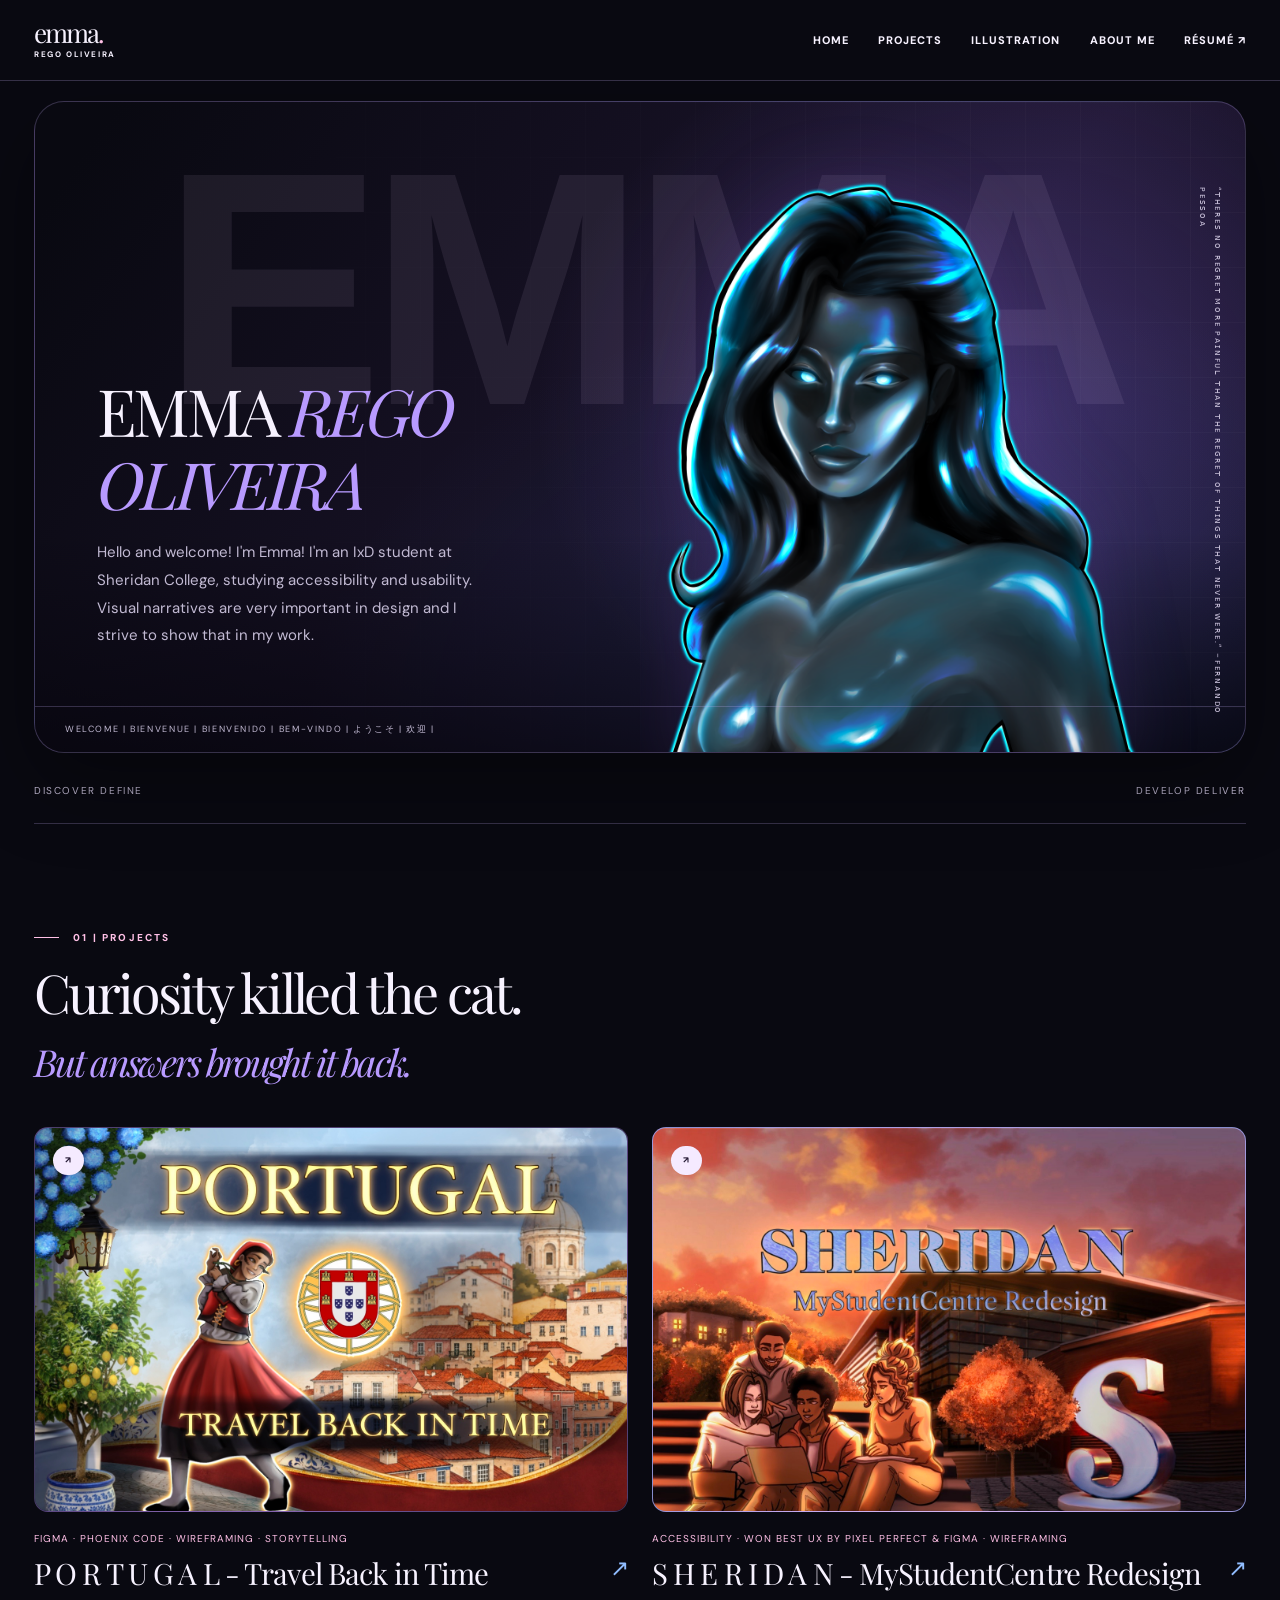
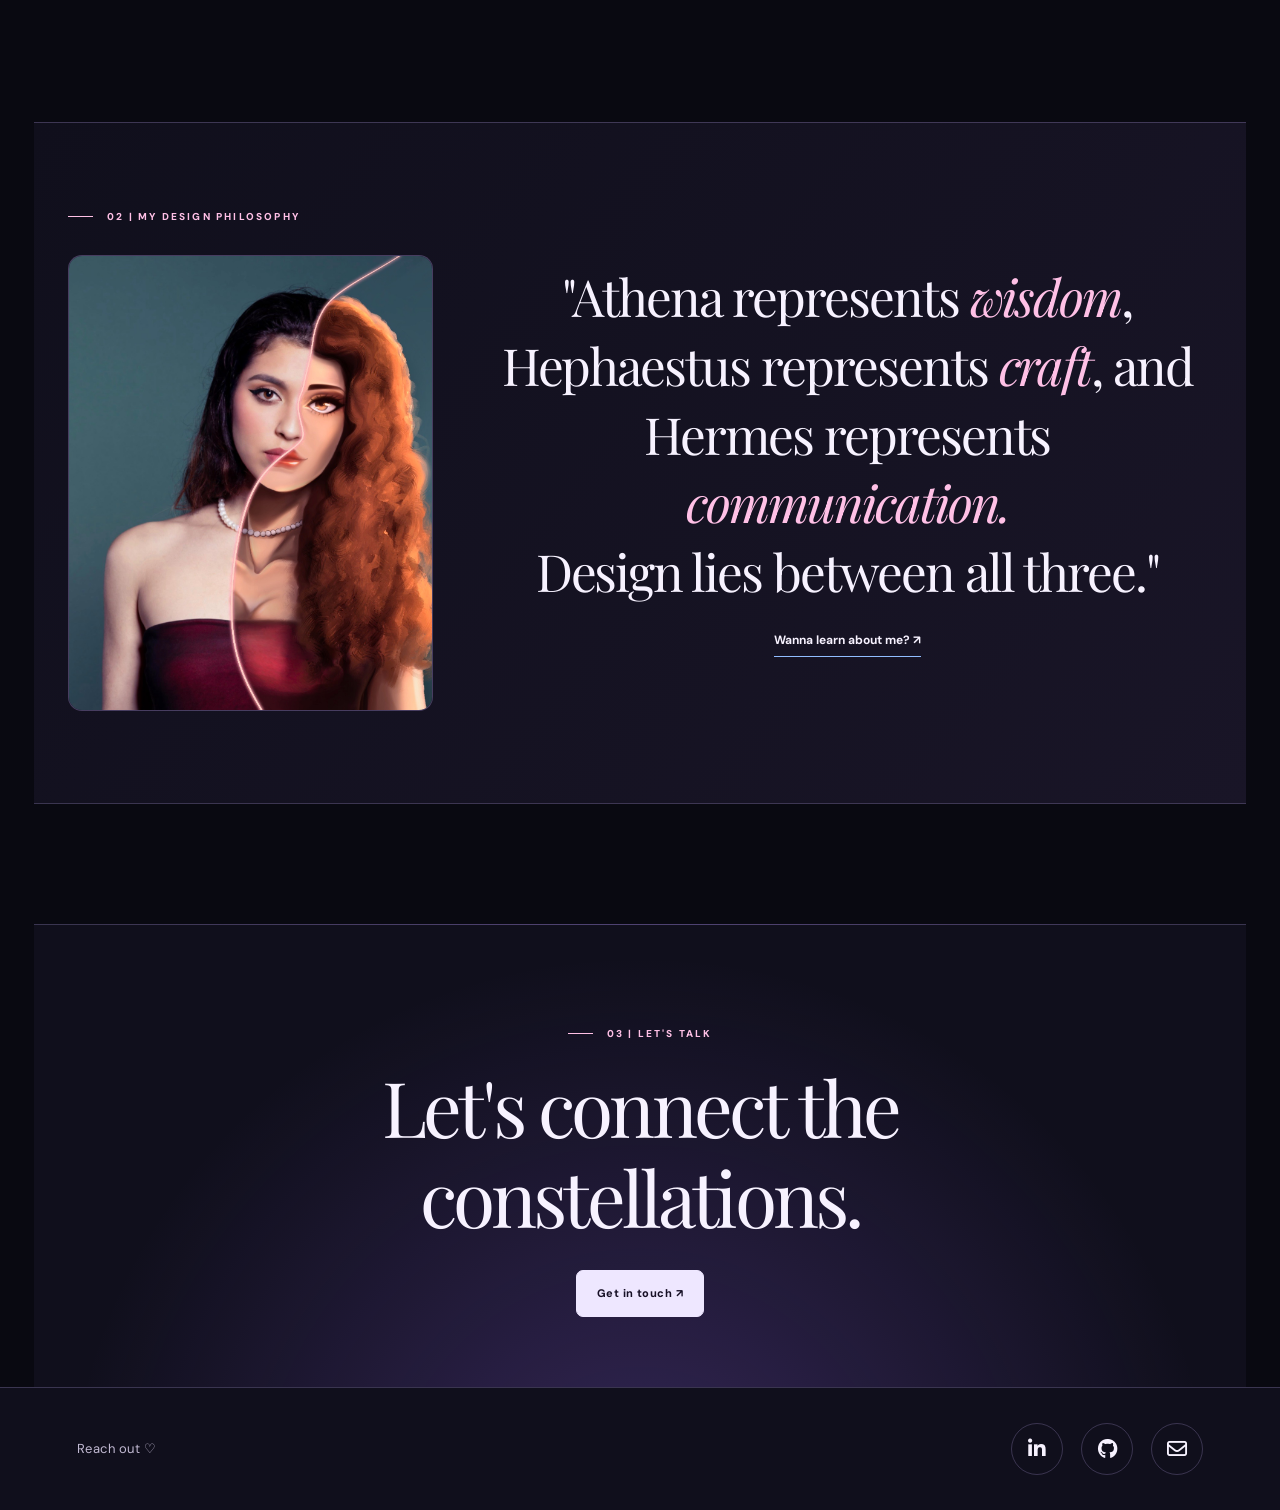
<file: index.html>
<!doctype html>
<html lang="en-CA">
  <head>

    <meta charset="utf-8">
    <meta name="viewport" content="width=device-width,initial-scale=1">
    <meta name="theme-color" content="#0b0a10">
    <meta name="description" content="Emma Rego Oliveira — interaction designer exploring inclusive interfaces, digital storytelling and visual systems. Selected work and design process.">
    <title>Emma Rego Oliveira — Interaction &amp; Visual Design</title>
    <link rel="icon" type="image" href="logoimage.png">
    <link rel="stylesheet" href="styles.css">
    <link
  rel="stylesheet"
  href="https://cdnjs.cloudflare.com/ajax/libs/font-awesome/6.7.2/css/all.min.css"
>

  </head>
  <body data-theme="noir">
    <a class="skip" href="#main">Skip to main content</a>
    <header class="topbar">
      <div class="page">
        <nav class="nav" aria-label="Main navigation">
          <a href="#top" class="brand" aria-label="Emma Rego Oliveira home">emma<span>.</span><small>rego oliveira</small></a>
          <div class="navlinks">
            <a href="index.html">Home</a>
            <a href="projects.html">Projects</a>
            <a href="illustrations.html">Illustration</a>
            <a href="about.html">About Me</a>
            <a href="resume.pdf">Résumé ↗</a>
          </div>
        </nav>
      </div>
    </header>
    <main id="main">
      <div id="top" class="page hero-shell">
        <section class="hero" aria-labelledby="hero-h1">
          <div class="hero-word" aria-hidden="true">EMMA</div>
          <div class="hero-grid">
            <div class="hero-copy">
              <h1 class="serif" id="hero-h1">EMMA <em>REGO OLIVEIRA</em></h1>
              <p class="sub">Hello and welcome! I'm Emma! I'm an IxD student at Sheridan College, studying accessibility and usability. Visual narratives are very important in design and I strive to show that in my work.</p>
            </div>
            <div class="hero-art">
              <img class="muse-art" src="metallic.PNG" 
                   alt="Original illustration" width="1000" height="1100">
              <span class="orbit-note">“ᴛʜᴇʀᴇꜱ ɴᴏ ʀᴇɢʀᴇᴛ ᴍᴏʀᴇ ᴘᴀɪɴꜰᴜʟ ᴛʜᴀɴ ᴛʜᴇ ʀᴇɢʀᴇᴛ ᴏꜰ ᴛʜɪɴɢꜱ ᴛʜᴀᴛ ɴᴇᴠᴇʀ ᴡᴇʀᴇ.” -ꜰᴇʀɴᴀɴᴅᴏ ᴘᴇꜱꜱᴏᴀ</span>
            </div>
          </div>
          <div class="hero-bottom"><span> Welcome | Bienvenue | Bienvenido | Bem-vindo | ようこそ | 欢迎 | </span></div>
        </section>
        <div class="marquee"><span>Discover Define</span><span>Develop Deliver</span></div>
      </div>
      <section id="work" class="page section" aria-labelledby="work-h">
        <div class="section-header">
          <div>
            <span class="upper eyebrow">01 | PROJECTS </span>
            <h2 id="work-h">Curiosity killed the cat. <br><small><small><em>But answers brought it back.</em></small></small></h2>
          </div>
          <p></p>
        </div>


<div class="projects">

  <!-- PRJ1 -->
  <a
    class="project-card"
    href="portugal.html"
    aria-label="View Portugal — Travel Back in Time"
  >

    <div class="project-frame portugal-frame">

      <span class="frame-tag">
        ↗
      </span>

      <img
        src="portugal_thumbnail.JPG"
        alt="Portugal — Travel Back in Time Thumbnail"
        loading="lazy"
      >

    </div>

    <p class="meta">
      Figma · Phoenix Code · Wireframing · Storytelling
    </p>

    <h3>
      P O R T U G A L  -  Travel Back in Time
      <span class="arrow" aria-hidden="true">↗</span>
    </h3>

    <p>

    </p>

  </a>
  
    <!-- PRJ2 -->

  <a
    class="project-card"
    href="student-centre.html"
    aria-label="View MyStudentCentre Redesign"
  >

    <div class="project-frame portal-frame">

      <span class="frame-tag">
        ↗
      </span>

      <img
        src="studentcentre_thumbnail.jpeg"
        alt="MyStudentCentre Thumbnail"
        loading="lazy"
      >

    </div>

    <p class="meta">
      Accessibility · Won Best UX by Pixel Perfect &amp; Figma · Wireframing
    </p>

    <h3>
      S H E R I D A N - MyStudentCentre Redesign
      <span class="arrow" aria-hidden="true">↗</span>
    </h3>

    <p>
 
    </p>

  </a>

</div>


<section
  id="philosophy"
  class="manifesto"
  aria-labelledby="philo-h"
>
  <div class="page inner">


    <div class="philosophy-left">

      <span class="upper eyebrow">
        02 | MY DESIGN PHILOSOPHY
      </span>

      <!-- Me lol -->
      <figure class="philosophy-photo">
        <img
          src="portrait_thumbnail.jpeg"
          alt="Self Portrait"
          loading="lazy"
        >
      </figure>

    </div>


    <!-- DES PHILOSOPHY -->
    <div class="philosophy-right">

      <h2 id="philo-h" class="visually-hidden">
        Design philosophy
      </h2>

      <blockquote>
        "Athena represents <em>wisdom</em>, Hephaestus represents <em>craft</em>, and Hermes represents <em>communication.</em>
        <br>Design lies between all three."
      </blockquote>

      <a href="about.html">
        Wanna learn about me? ↗
      </a>

    </div>

  </div>
</section>
        

      

        
      <section id="contact" class="contact" aria-labelledby="contact-h">
        <div class="page">
          <span class="upper eyebrow" style="justify-content:center">03 | Let's talk</span>
          <h2 id="contact-h">Let's connect the constellations.</h2>
          <a class="btn" href="mailto:emma200510@icloud.com">Get in touch ↗</a>

        </div>
        </section>
      </section> 
      
    </main>

<footer class="social-footer">

  <div class="footer-content">
    <div class="footer-text">
      <p>Reach out ♡</p>
    </div>
    
    <div class="footer-socials">
      <a
        href="https://www.linkedin.com/in/emma-rego-oliveira/"
        target="_blank"
        rel="noopener noreferrer"
        aria-label="LinkedIn"
      >
        <i class="fa-brands fa-linkedin-in" aria-hidden="true"></i>
      </a>

      <a
        href="https://github.com/emmaregooliveira"
        target="_blank"
        rel="noopener noreferrer"
        aria-label="GitHub"
      >
        <i class="fa-brands fa-github" aria-hidden="true"></i>
      </a>

      <a
        href="mailto:emma200510@icloud.com"
        aria-label="Email"
      >
        <i class="fa-regular fa-envelope" aria-hidden="true"></i>
      </a>

    </div>

  </div>

</footer>

  </body>
</html>
</file>
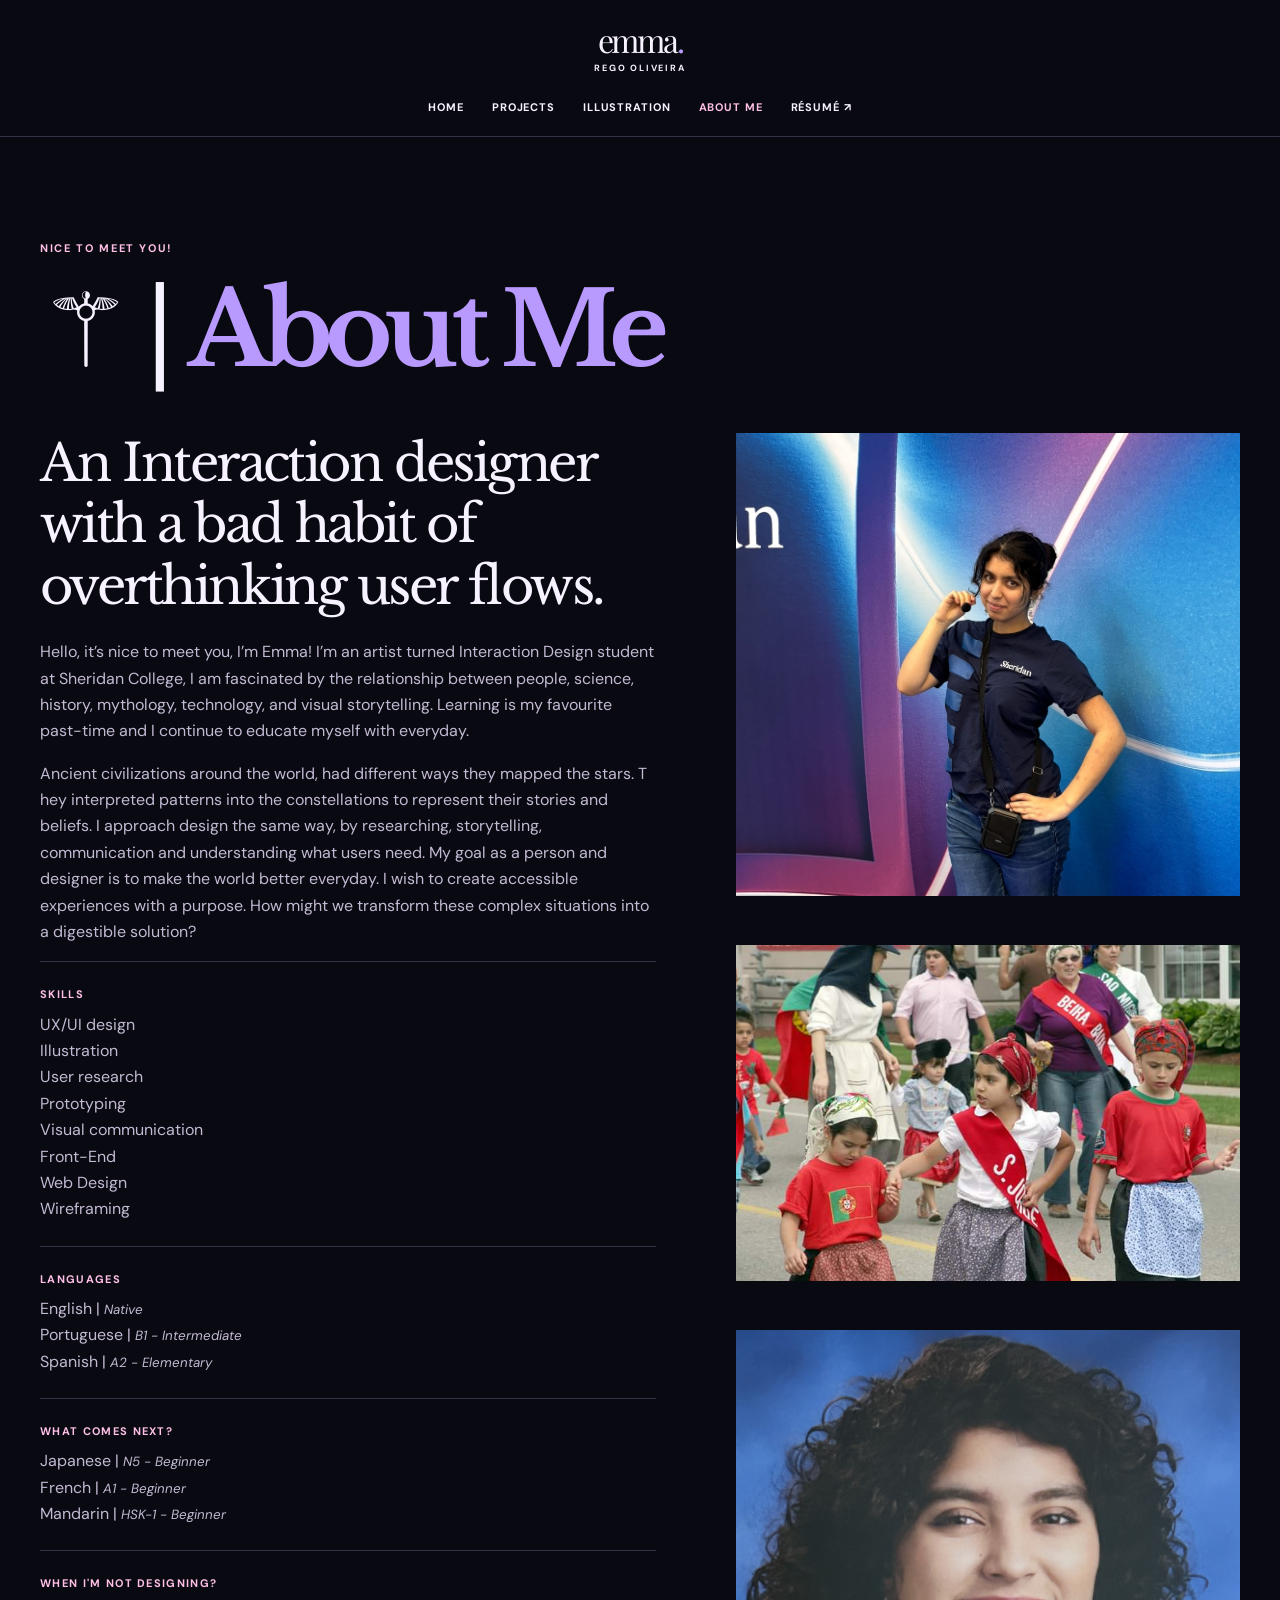
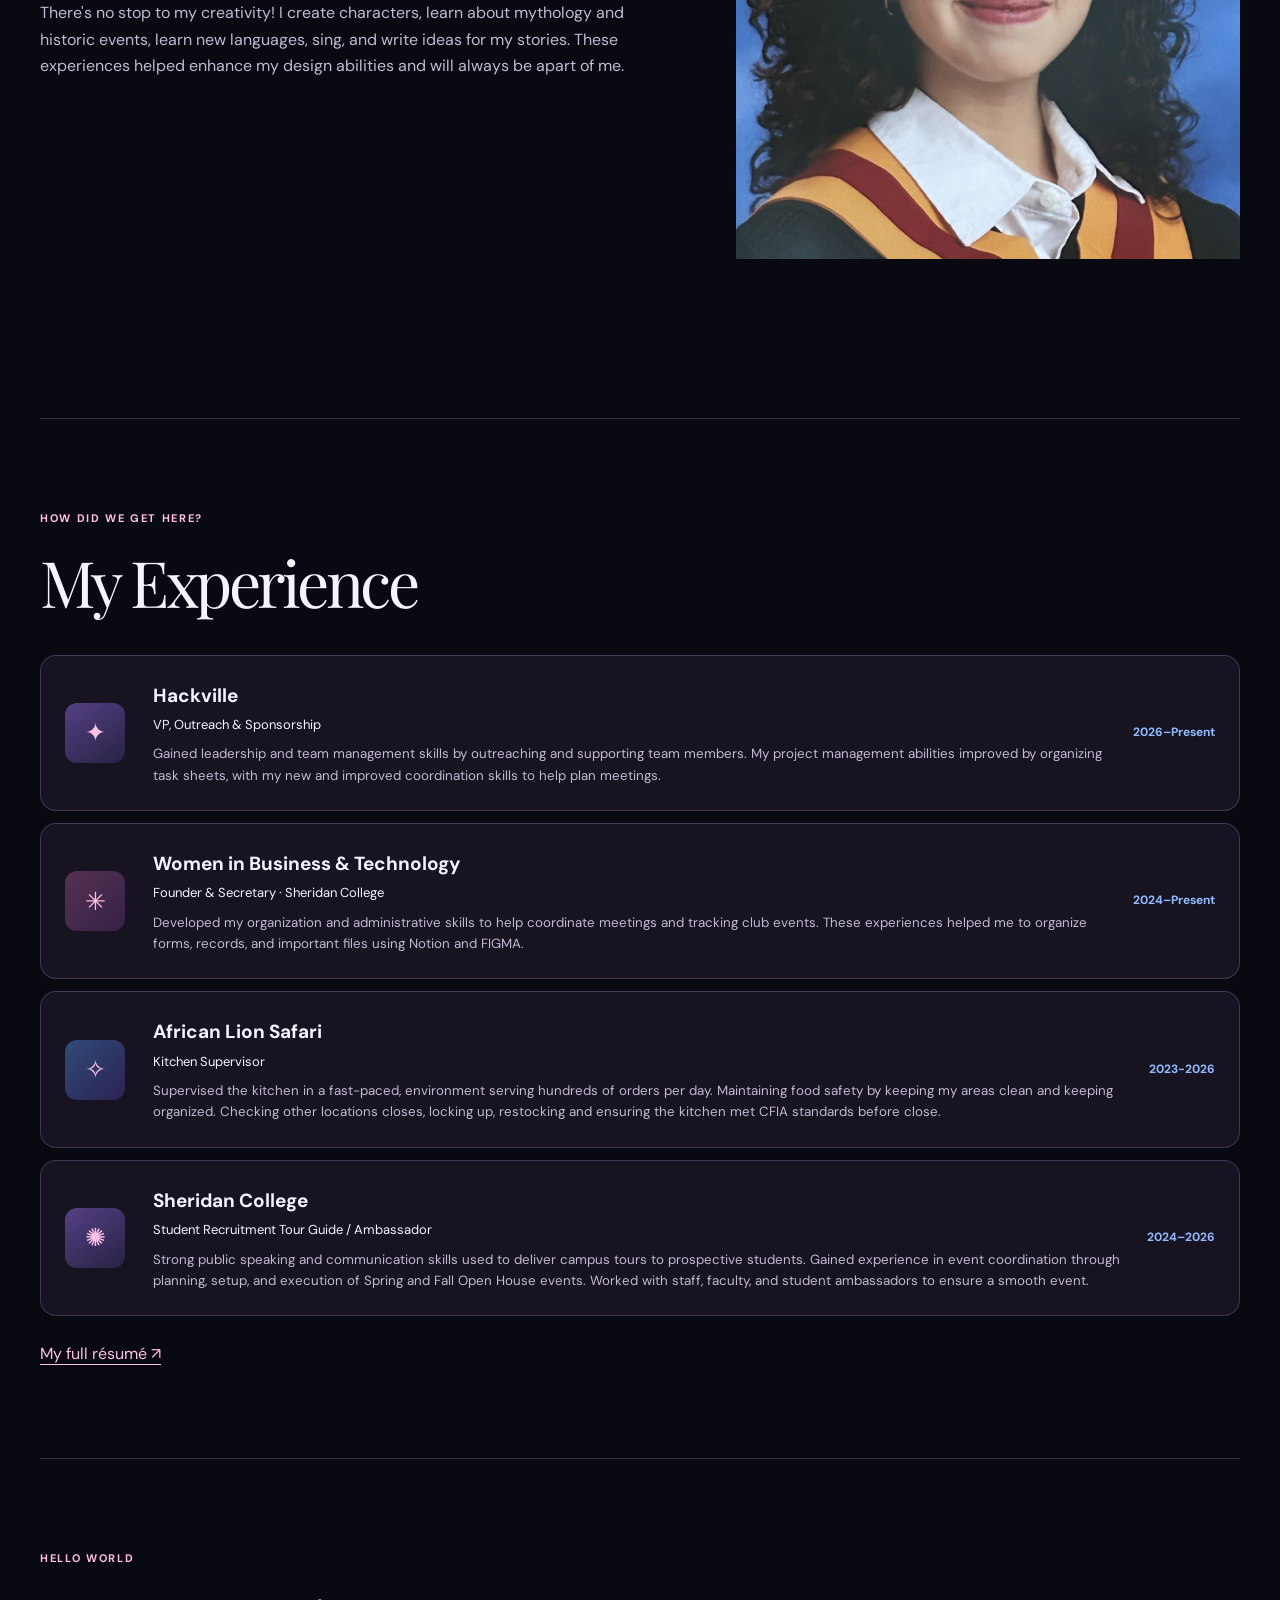
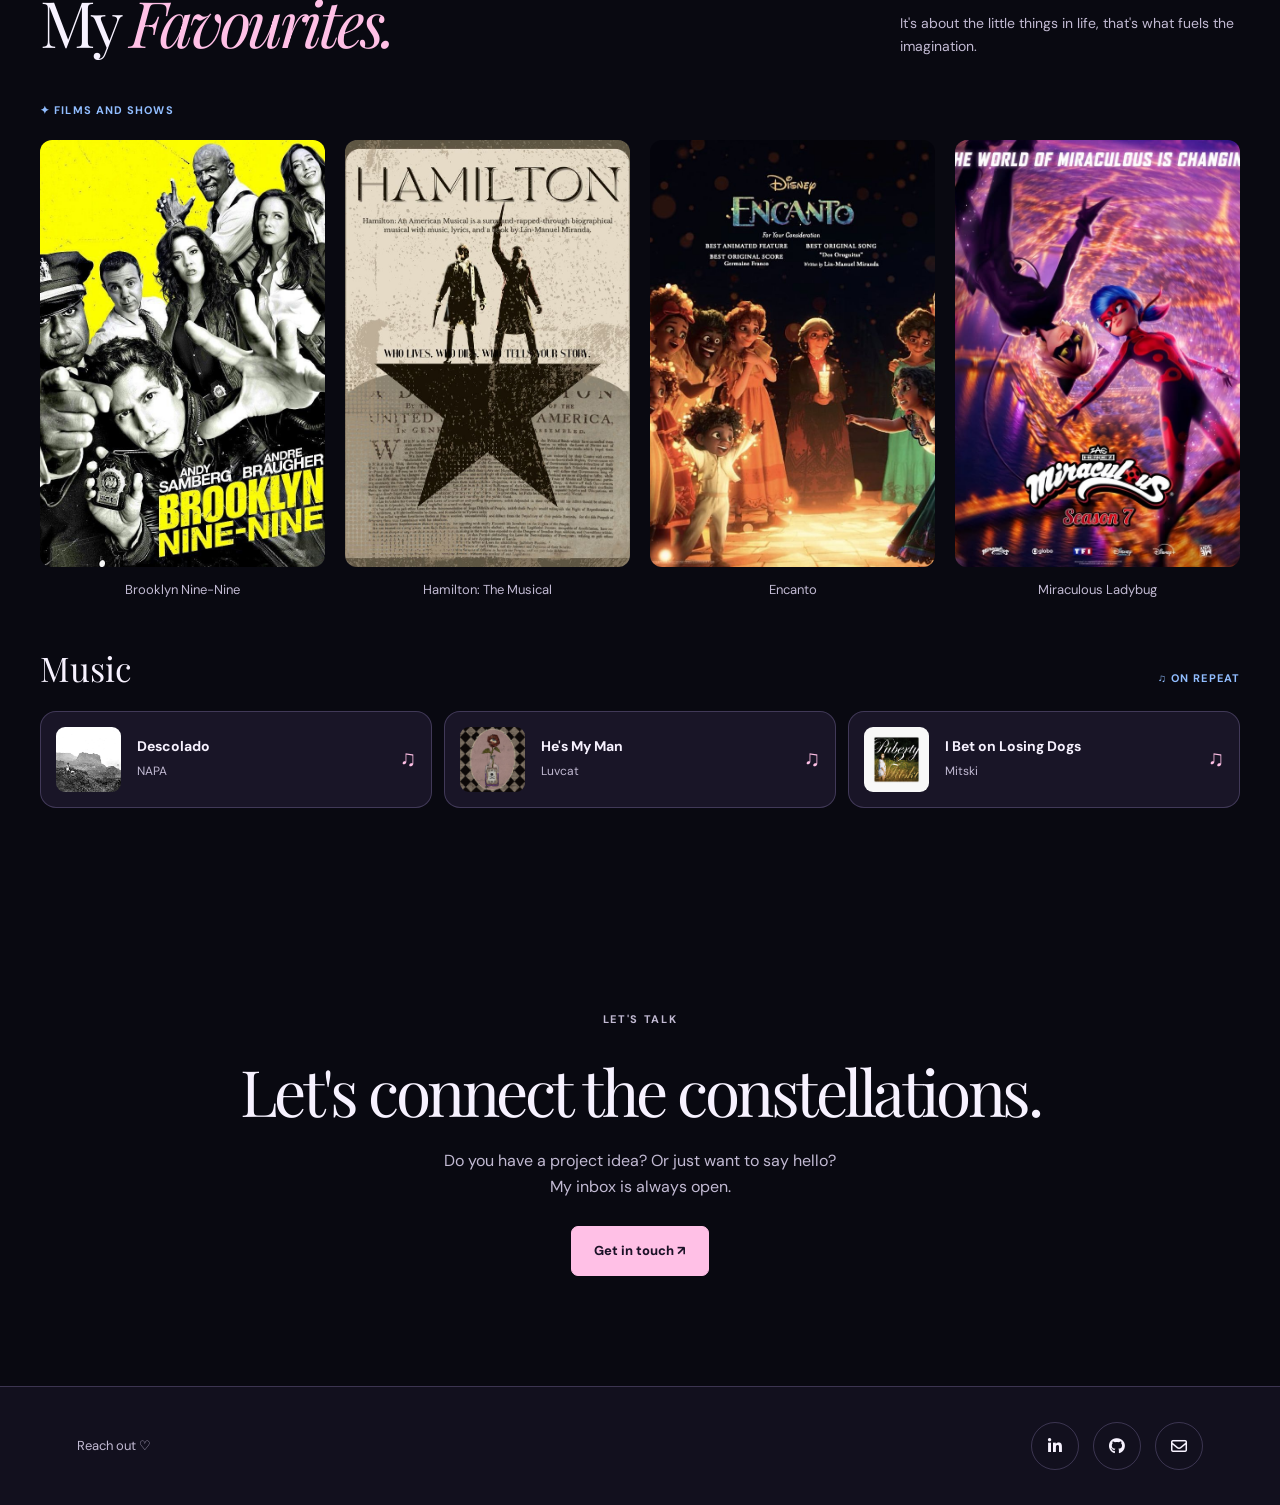
<file: about.html>
<!doctype html>
<html lang="en-CA">

<head>
  <meta charset="utf-8">
  <meta name="viewport" content="width=device-width, initial-scale=1">

  <meta
    name="description"
    content="Meet Emma Rego Oliveira: interaction designer, illustrator and curious creative exploring accessibility, storytelling and visual experiences."
  >

  <meta name="theme-color" content="#090911">

  <title>About Me — Emma Rego Oliveira</title>

  <link rel="stylesheet" href="case-study.css">
  <link rel="stylesheet" href="about-additions.css">
  <link rel="icon" type="image" href="logoimage.png">
  <link
    rel="stylesheet"
    href="https://fonts.googleapis.com/css2?family=Playfair+Display:wght@400;500&display=swap"
  >

  <link
    rel="stylesheet"
    href="https://cdnjs.cloudflare.com/ajax/libs/font-awesome/6.7.2/css/all.min.css"
  >
</head>

<body>

  <a class="skip-link" href="#main">
    Skip to main content
  </a>

  <header class="case-nav">

    <div class="wrap case-nav__inner">

      <a
        class="case-brand"
        href="index.html"
        aria-label="Emma Rego Oliveira home"
      >
        emma<span>.</span>
        <small>REGO OLIVEIRA</small>
      </a>

      <nav class="case-nav__links" aria-label="Main navigation">

        <a href="index.html">Home</a>
        <a href="projects.html">Projects</a>
        <a href="illustrations.html">Illustration</a>
        <a href="about.html" aria-current="page">About Me</a>

        <a
          href="resume.pdf"
          target="_blank"
          rel="noopener noreferrer"
        >
          Résumé ↗
        </a>

      </nav>

    </div>

  </header>

  <main id="main">

    <section
      class="wrap about-wrap"
      aria-labelledby="about-title"
    >

      <p class="case-kicker">
        Nice to meet you!
      </p>

    <h1 class="listing-title">
  ⚚ | <strong class="purple-title">About Me</strong>
</h1>

      <div class="about-grid">

        <div class="about-copy">

          <h2>
            An Interaction designer with a bad habit of overthinking user flows.
          </h2>

          <p style="font-size: 1rem;">
          Hello, it’s nice to meet you, I’m Emma! 
            I’m an artist turned Interaction Design student at Sheridan College, 
            I am fascinated by the relationship between people, science, 
            history, mythology, technology, and visual storytelling. 
            Learning is my favourite past-time and I continue to educate myself 
            with everyday.
          </p>

          <p style="font-size: 1rem;">
            Ancient civilizations around the world, 
            had different ways they mapped the stars. T
            hey interpreted patterns into the constellations to  
            represent their stories and beliefs. I approach design 
            the same way, by researching, storytelling, communication and
            understanding what users need. My goal as a person 
            and designer is to make the world better 
            everyday. I wish to create accessible experiences with a 
            purpose. How might we transform these complex situations into a 
            digestible solution?
          </p>

          <div class="about-detail">

            <span>Skills</span>

            <p>
              UX/UI design <br> 
              Illustration <br>
              User research <br>
              Prototyping <br>
              Visual communication <br>
              Front-End <br>
              Web Design <br>
              Wireframing
            </p>

          </div>

          <div class="about-detail">

            <span>Languages</span>

            <p>
              English | <small><em>Native</em></small> <br>
              Portuguese | <small><em>B1 - Intermediate</em></small> <br>
              Spanish | <small><em>A2 - Elementary</em></small> <br>
            </p>

          </div>
          
                    <div class="about-detail">

            <span>What Comes Next?</span>

            <p>
              Japanese | <small><em>N5 - Beginner</em></small> <br>
              French | <small><em>A1 - Beginner</em></small> <br>
              Mandarin | <small><em>HSK-1 - Beginner</em></small> <br>
            </p>

          </div>

          <div class="about-detail">

            <span>When I'm not designing?</span>

            <p>
              There's no stop to my creativity!
              I create characters, learn about mythology and historic events,
              learn new languages, sing, and write ideas for my stories.
             These experiences helped enhance my
              design abilities and will always be apart of me.
            </p>

          </div>

        </div>

        <div class="about-pictures">

          <figure class="case-figure">


<div class="about-pictures">

  <figure class="case-figure">

    <img
      class="listing-about-picture"
      src="emma1.JPG"
      alt="Self Portrait"
      loading="lazy"
    >
  </figure>

</div>

          </figure>

          <figure class="case-figure">


<div class="about-pictures">

  <figure class="case-figure">

    <img
      class="listing-about-picture"
      src="portugueseparade.JPG"
      alt="Portuguese Parade"
      loading="lazy"
    >
  </figure>

</div>

          </figure>
          
                    <figure class="case-figure">


<div class="about-pictures">

  <figure class="case-figure">

    <img
      class="listing-about-picture"
      src="graduation.jpg"
      alt="Personal"
      loading="lazy"
    >
  </figure>

</div>

          </figure>

        </div>

      </div>

    </section>



    <section
      class="wrap about-extra-section"
      id="experience"
      aria-labelledby="experience-title"
    >

      <div class="about-extra-heading">

        <div>

          <p class="case-kicker">
            How did we get here?
          </p>

          <h2 id="experience-title">
            My Experience
          </h2>

        </div>

      </div>

      <div class="about-experience-list">

        <article class="about-experience-item">

          <span class="about-experience-mark" aria-hidden="true">
            ✦
          </span>

          <div>

            <h3>Hackville</h3>

            <p>VP, Outreach &amp; Sponsorship</p>

            <small>
              Gained leadership and team management skills by 
              outreaching and supporting team members. 
              My project management abilities improved by organizing 
              task sheets, with my new and improved coordination 
              skills to help plan meetings.
            </small>

          </div>

          <time>2026–Present</time>

        </article>

        <article class="about-experience-item">

          <span class="about-experience-mark" aria-hidden="true">
            ✳
          </span>

          <div>

            <h3>Women in Business &amp; Technology</h3>

            <p>Founder &amp; Secretary · Sheridan College</p>

            <small>
              Developed my organization and administrative 
              skills to help coordinate meetings and tracking 
              club events. These experiences helped me to organize 
              forms, records, and important files using Notion and 
              FIGMA.
            </small>

          </div>

          <time>2024–Present</time>

        </article>

        <article class="about-experience-item">

          <span class="about-experience-mark" aria-hidden="true">
            ✧
          </span>

          <div>

            <h3>African Lion Safari</h3>

            <p>Kitchen Supervisor</p>

            <small>
             Supervised the kitchen in a fast-paced, 
             environment serving hundreds of orders per day. 
            Maintaining food safety by keeping my areas clean
            and keeping organized. Checking other locations closes,
            locking up, restocking and ensuring the kitchen
            met CFIA standards before close.
            </small>

          </div>

          <time>2023-2026</time>

        </article>

        <article class="about-experience-item">

          <span class="about-experience-mark" aria-hidden="true">
            ✺
          </span>

          <div>

            <h3>Sheridan College</h3>

            <p>
              Student Recruitment Tour Guide / Ambassador
            </p>

            <small>
              Strong public speaking and communication skills 
              used to deliver campus tours to prospective students. 
              Gained experience in event coordination through planning, 
              setup, and execution of Spring and Fall Open House events. 
              Worked with staff, faculty, and student ambassadors to 
              ensure a smooth event.
            </small>

          </div>

          <time>2024–2026</time>

        </article>

      </div>

      <a
        class="about-inline-link"
        href="resume.pdf"
        target="_blank"
        rel="noopener noreferrer"
      >
        My full résumé ↗
      </a>

    </section>



    <section
      class="wrap about-extra-section"
      id="favourites"
      aria-labelledby="favorites-title"
    >

      <div class="about-extra-heading">

        <div>

           <p class="case-kicker">
            Hello World
          </p>

          <h2 id="favorites-title">
            My <em>Favourites.</em>
          </h2>

        </div>

        <p>
         It's about the little things in life, that's what fuels the imagination.
        </p>

      </div>

      <h3 class="about-favorites-subheading">
        <span>✦ Films and Shows</span>
      </h3>

<div class="about-film-grid">

  <!-- Film 01 -->
  <figure class="about-film-card">

    <img
      class="about-film-photo"
      src="brooklyn99.jpg"
      alt="Brooklyn Nine Nine"
      loading="lazy"
    >

    <figcaption>Brooklyn Nine-Nine</figcaption>

  </figure>

  <!-- Film 02 -->
  <figure class="about-film-card">

    <img
      class="about-film-photo"
      src="hamilton.jpeg"
      alt="Hamilton poster"
      loading="lazy"
    >

    <figcaption>Hamilton: The Musical</figcaption>

  </figure>

  <!-- Film 03 -->
  <figure class="about-film-card">

    <img
      class="about-film-photo"
      src="encanto.jpeg"
      alt="Disney: Encanto"
      loading="lazy"
    >

    <figcaption>Encanto</figcaption>

  </figure>

  <!-- Film 04 -->
  <figure class="about-film-card">

    <img
      class="about-film-photo"
      src="mlb.jpeg"
      alt="Miraculous Ladybug"
      loading="lazy"
    >

    <figcaption>Miraculous Ladybug</figcaption>

  </figure>

</div>


      <h3 class="about-favorites-subheading">
        Music
        <span>♫ On repeat</span>
      </h3>


<div class="about-music-grid">

  <!-- 1 -->
  <div class="about-track">

    <img
      class="about-track-cover"
      src="descolado.webp"
      alt="Descolado single by NAPA"
      loading="lazy"
    >

    <div class="about-track-info">
      <strong>Descolado</strong>
      <small>NAPA</small>
    </div>

    <span class="about-track-icon" aria-hidden="true">♫</span>

  </div>


  <!-- 2 -->
  <div class="about-track">

    <img
      class="about-track-cover"
      src="myman_luvcat.jpg"
      alt="He's My Man single by Luvcat"
      loading="lazy"
    >

    <div class="about-track-info">
      <strong>He's My Man</strong>
      <small>Luvcat</small>
    </div>

    <span class="about-track-icon" aria-hidden="true">♫</span>

  </div>


  <!-- 3 -->
  <div class="about-track">

    <img
      class="about-track-cover"
      src="mitski.jpg"
      alt="Puberty 2 album by Mitski"
      loading="lazy"
    >

    <div class="about-track-info">
      <strong>I Bet on Losing Dogs</strong>
      <small>Mitski</small>
    </div>

    <span class="about-track-icon" aria-hidden="true">♫</span>

  </div>

</div>


    </section>


    <section
      class="wrap about-end"
      aria-labelledby="end-title"
    >

     <p class="case-kicker">
            Let's Talk
          </p>

      <h2 id="end-title">
        Let's connect the constellations.
      </h2>

      <p>
        Do you have a project idea? Or just want to say hello? <br>
        My inbox is always open.
      </p>

      <a
        class="about-contact-button"
        href="mailto:emma200510@icloud.com"
      >
        Get in touch ↗
      </a>

    </section>

  </main>


  <footer class="social-footer" id="contact">

    <div class="footer-content">

      <div class="footer-text">

        <p>Reach out ♡</p>

      </div>

      <div class="footer-socials">

        <a
          href="https://www.linkedin.com/in/emma-rego-oliveira/"
          target="_blank"
          rel="noopener noreferrer"
          aria-label="LinkedIn"
        >
          <i
            class="fa-brands fa-linkedin-in"
            aria-hidden="true"
          ></i>
        </a>

        <a
          href="https://github.com/emmaregooliveira"
          target="_blank"
          rel="noopener noreferrer"
          aria-label="GitHub"
        >
          <i
            class="fa-brands fa-github"
            aria-hidden="true"
          ></i>
        </a>

        <a
          href="mailto:emma200510@icloud.com"
          aria-label="Email"
        >
          <i
            class="fa-regular fa-envelope"
            aria-hidden="true"
          ></i>
        </a>

      </div>

    </div>

  </footer>

</body>
</html>
</file>
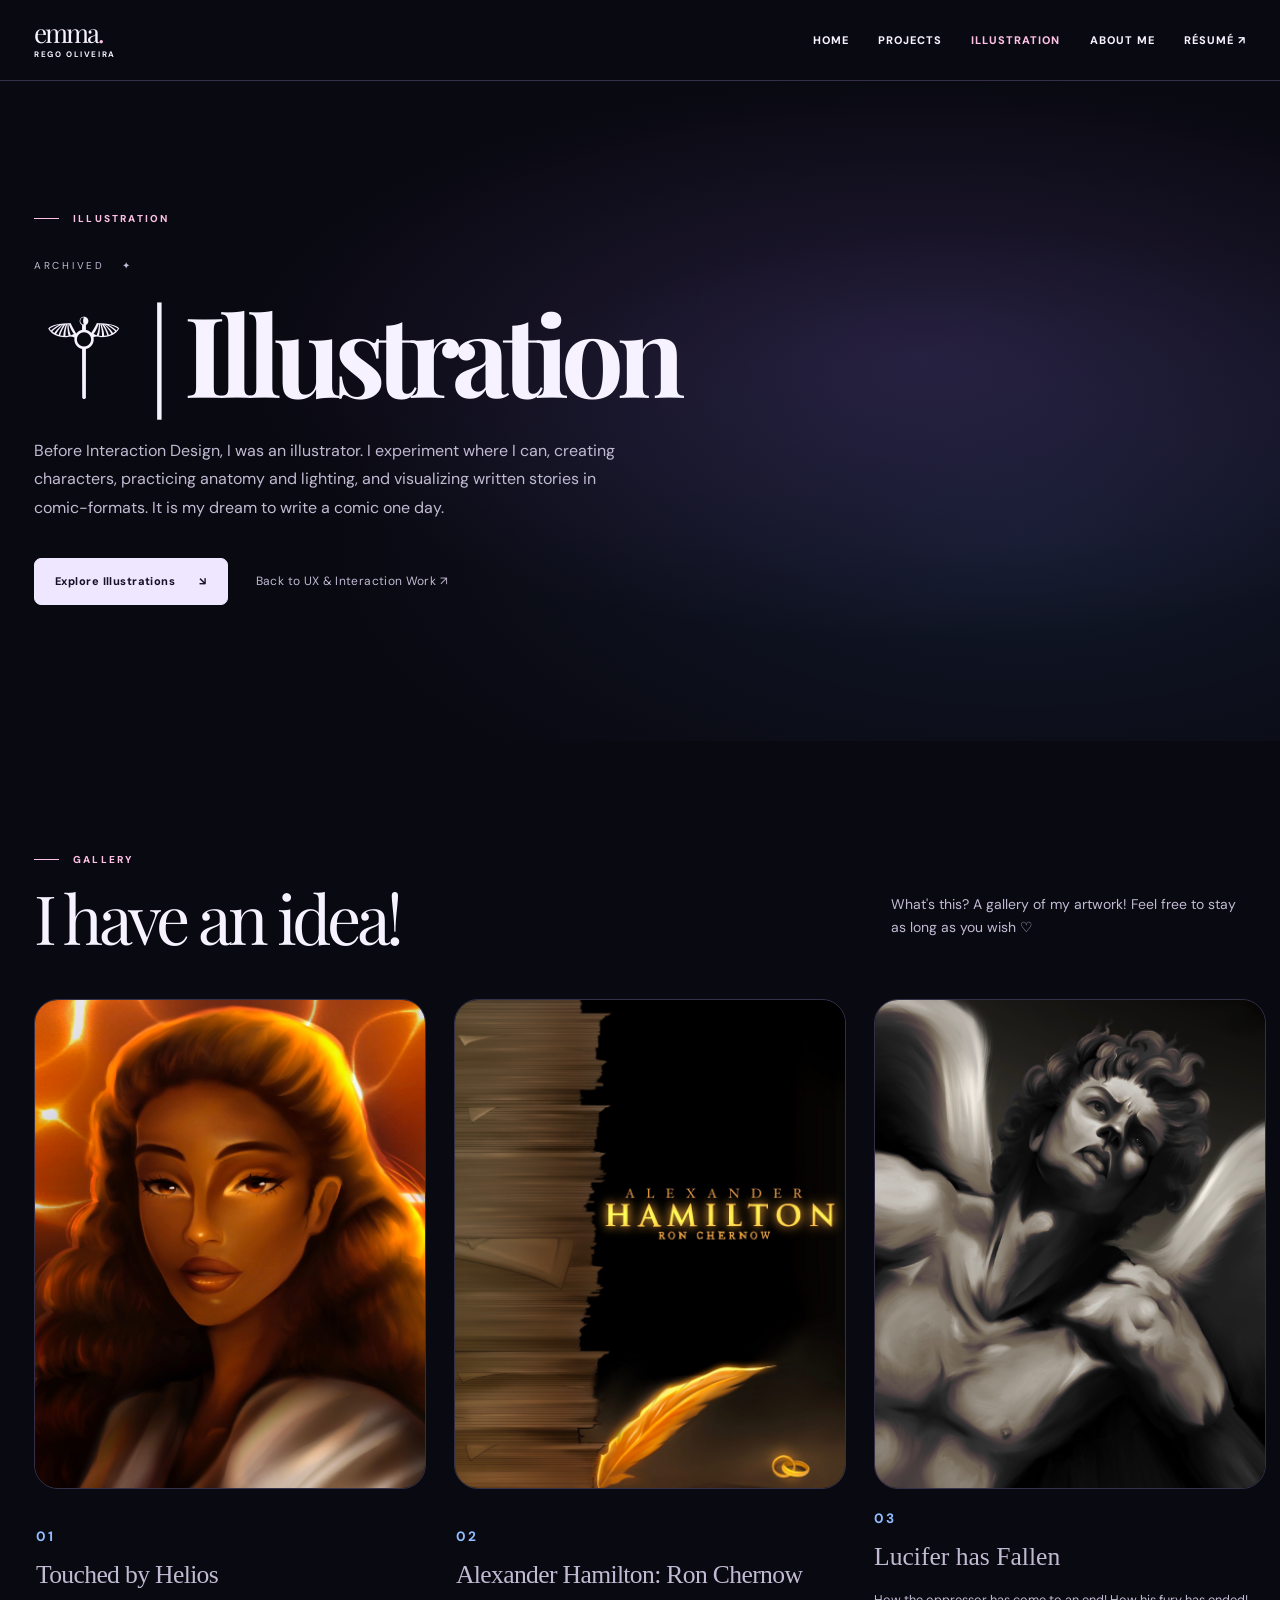
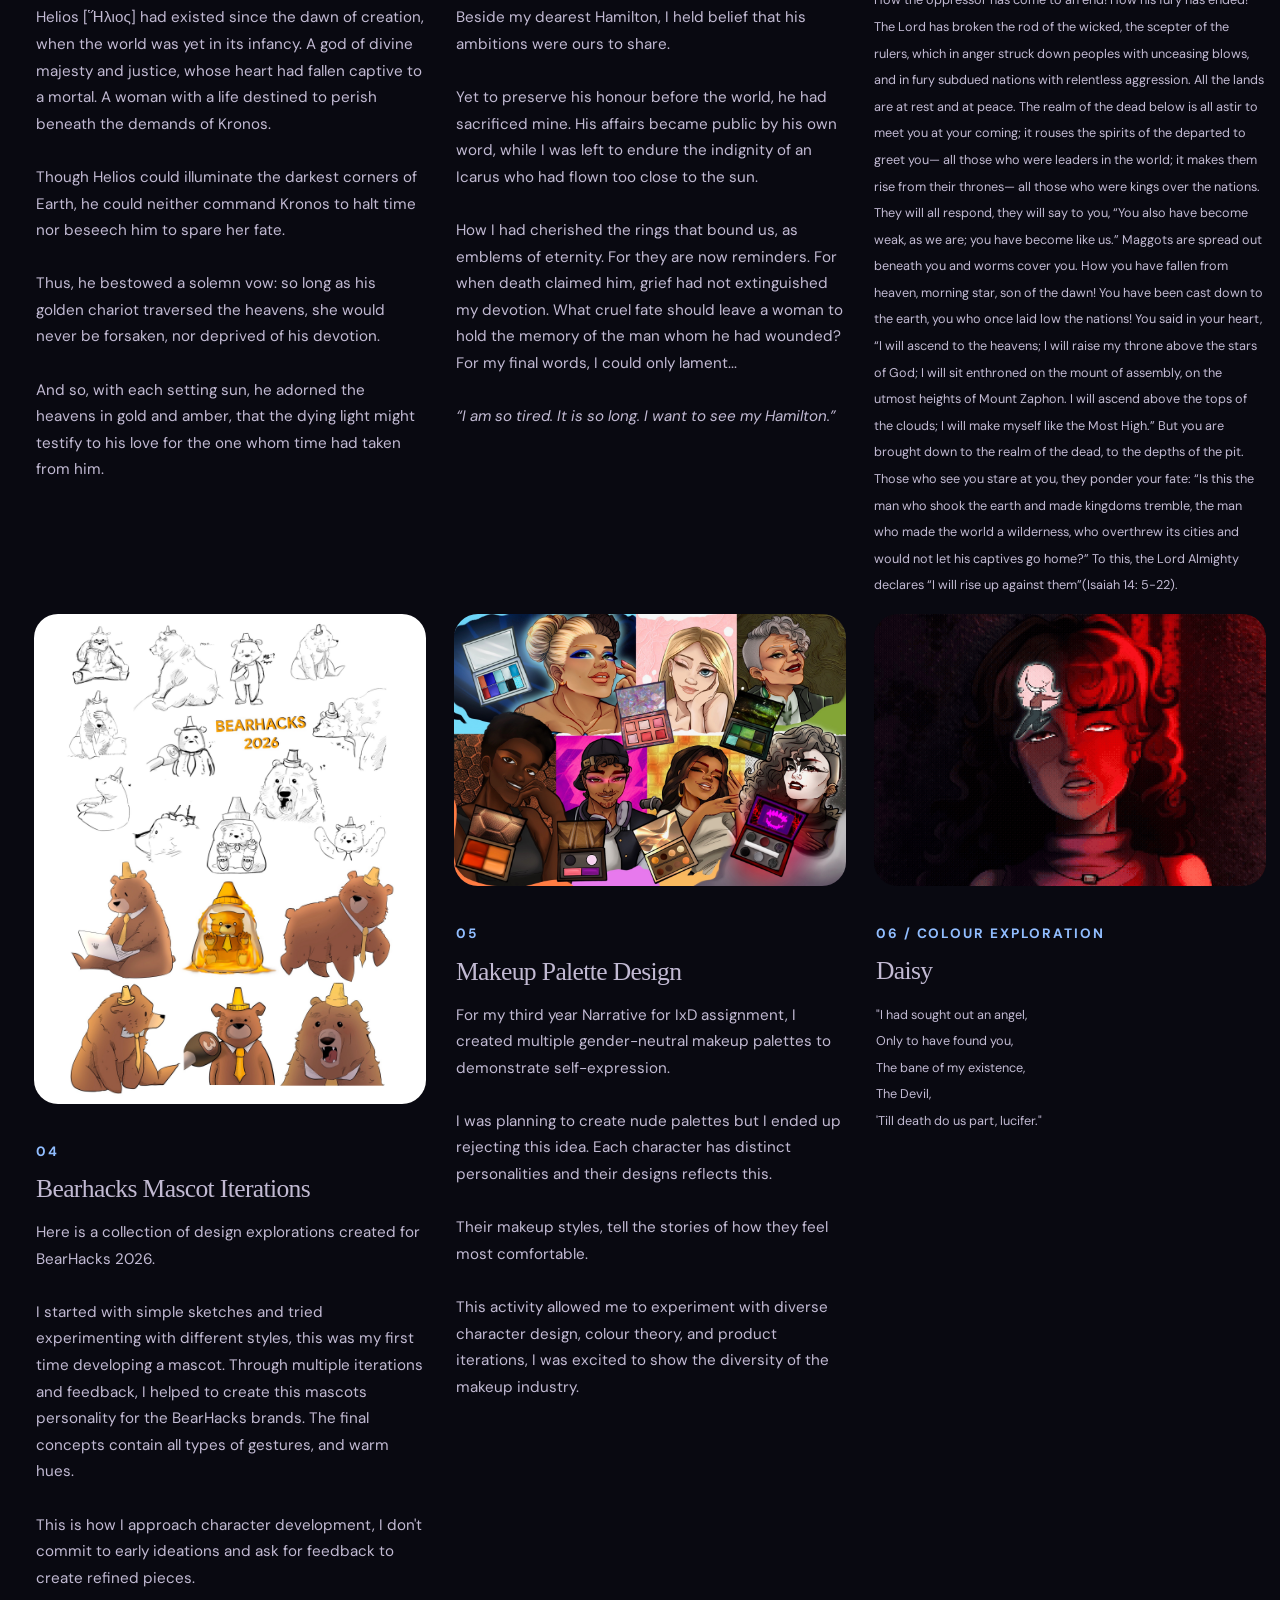
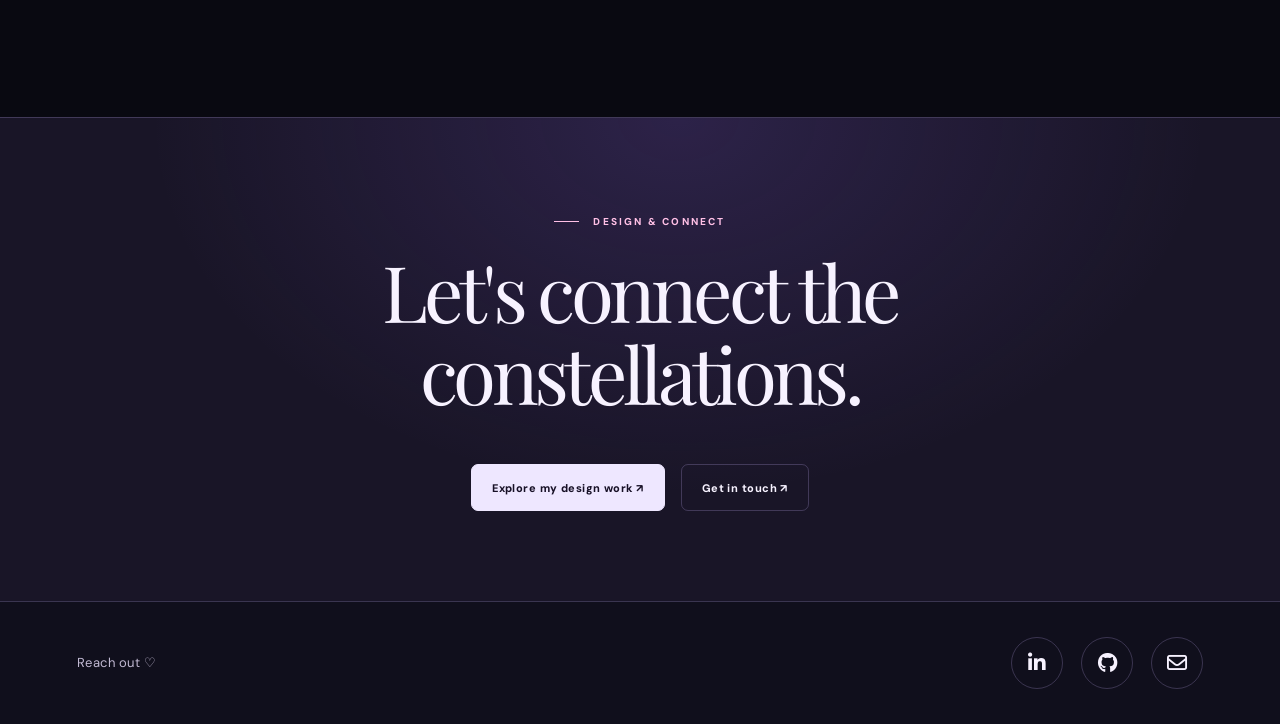
<file: illustrations.html>
<!doctype html>
<html lang="en-CA">

<head>


  <meta charset="utf-8">
  <meta name="viewport" content="width=device-width, initial-scale=1">
  <meta name="theme-color" content="#0b0a10">

  <meta
    name="description"
    content="Personal illustration and visual explorations by Emma Rego Oliveira — an interaction designer and illustrator."
  >

  <title>Illustration — Emma Rego Oliveira</title>
  <link rel="icon" type="image" href="logoimage.png">

  <link rel="stylesheet" href="styles.css">
  <link rel="stylesheet" href="illustrations.css">

  <link
    rel="stylesheet"
    href="https://cdnjs.cloudflare.com/ajax/libs/font-awesome/6.7.2/css/all.min.css"
  >

</head>

<body data-theme="noir">

  <a class="skip" href="#main">
    Skip to main content
  </a>


  <header class="topbar">

    <div class="page">

      <nav class="nav" aria-label="Main navigation">

        <a
          href="index.html#top"
          class="brand"
          aria-label="Emma Rego Oliveira home"
        >
          emma<span>.</span>
          <small>rego oliveira</small>
        </a>

        <div class="navlinks">

          <a href="index.html">Home</a>

          <a href="projects.html">Projects</a>

          <a href="illustrations.html" aria-current="page">
            Illustration
          </a>

          <a href="about.html">About Me</a>

          <a href="resume.pdf">Résumé ↗</a>

        </div>

      </nav>

    </div>

  </header>


  <main id="main">


    <section
      class="page art-hero"
      aria-labelledby="art-title"
    >

      <div class="art-hero-copy">

        <span class="upper eyebrow">
           Illustration
        </span>

        <span class="art-edition" aria-hidden="true">
          ARCHIVED &nbsp; ✦ &nbsp;
        </span>

<h1 class="listing-title">
  ⚚ | <strong class="purple-title">Illustration</strong>
</h1>

        <p style="font-size: 1rem;">
          Before Interaction Design, I was 
          an illustrator. I experiment where I can,
          creating characters, practicing anatomy and lighting,
          and visualizing written stories in comic-formats. 
          It is my dream to write a comic one day.
        </p>

        <div class="art-hero-actions">

          <a class="btn" href="#gallery">
            Explore Illustrations
            <span aria-hidden="true">↘</span>
          </a>

          <a class="art-text-link" href="index.html#work">
            Back to UX &amp; Interaction Work ↗
          </a>

        </div>

      </div>


    </section>


    <section
      id="gallery"
      class="page art-gallery-section"
      aria-labelledby="gallery-title"
    >

      <div class="art-section-head">

        <div>

          <span class="upper eyebrow">
            Gallery
          </span>

          <h2 id="gallery-title">
            I have an idea!
          </h2>

        </div>

        <p>
          What's this? A gallery of my artwork! Feel free to stay as long as you wish ♡
        </p>

      </div>


      <div class="art-gallery">


<div class="art-trio">

    <!-- 01 -->
               <figure class="art-card art-card-featured">
          <div class="art-img-wrap">
            <img
              src="portrait_orange.jpeg"
              alt="Portrait Illustration"
              loading="lazy"
            >
          </div>
          <figcaption>
            <span class="art-number">
              01 
            </span>
            <h3>
              Touched by Helios 
            </h3>
            <p>
              Helios [Ἥλιος] had existed since the dawn of creation, when the 
              world was yet in its infancy. A god of divine majesty 
              and justice, whose heart had fallen captive to a mortal. 
              A woman with a life destined to 
              perish beneath the demands of Kronos. <br> <br>
              Though Helios could illuminate the darkest corners of 
              Earth, he could neither command Kronos to halt time nor 
              beseech him to spare her fate. <br> <br>
              Thus, he bestowed a solemn vow: so long as his golden 
              chariot traversed the heavens, she would never be forsaken, 
              nor deprived of his devotion. <br> <br>
              And so, with each setting sun, he adorned the heavens 
              in gold and amber, that the dying light might 
              testify to his love for the one whom time had 
              taken from him.
            </p>
          </figcaption>
        </figure>

    <!-- 02 -->
        <figure class="art-card art-card-portrait">
          <div class="art-img-wrap">
            <img
              src="hamiltonportrait.jpeg"
              alt="Alexander Hamilton Poster told by Elizabeth Hamilton"
              loading="lazy"
            >
          </div>
          <figcaption>
            <span class="art-number">
              02
            </span>
            <h3>
              Alexander Hamilton: Ron Chernow
            </h3>
            <p>
            Beside my dearest Hamilton, I held belief that his ambitions were 
              ours to share. <br> <br> 
             Yet to preserve his honour before the world, he had 
              sacrificed mine. His affairs became public by his own word, 
              while I was left to endure the indignity of 
              an Icarus who had flown too close to the sun. <br> <br> 
             How I had cherished the rings that bound us, as emblems of 
              eternity. For they are now reminders. 
             For when death claimed him, grief 
              had not extinguished my devotion. What cruel fate 
              should leave a woman to hold the memory of the 
              man whom he had wounded? For my final words,
              I could only lament... <br> <br> 
             <em>“I am so tired. It is so long. I want to see my Hamilton.”</em>
            </p>
          </figcaption>
        </figure>
    <!-- 03 -->
        <figure class="featured-artwork-img">
          <div class="art-img-wrap">
            <img
              src="angel.jpeg"
              alt="Lucifer"
              loading="lazy"
            >
          </div>
          <figcaption>
            <span class="art-number">
              03
            </span>
            <h3> 
              Lucifer has Fallen
            </h3>
            <p><small>
             How the oppressor has come to an end! How his fury has ended! 
              The Lord has broken the rod of the wicked, the scepter of the 
              rulers, which in anger struck down peoples with unceasing blows, 
              and in fury subdued nations with relentless aggression. All the 
              lands are at rest and at peace. The realm of the dead below is
              all astir to meet you at your coming; it rouses the spirits of 
              the departed to greet you— all those who were leaders in the 
              world; it makes them rise from their thrones— all those who 
              were kings over the nations. They will all respond, they will 
              say to you, “You also have become weak, as we are; you have 
              become like us.” Maggots are spread out beneath you and worms 
              cover you. How you have fallen from heaven, morning star, son 
              of the dawn! You have been cast down to the earth, you who once 
              laid low the nations! You said in your heart, “I will ascend to 
              the heavens; I will raise my throne above the stars of God; 
              I will sit enthroned on the mount of assembly, on the utmost 
              heights of Mount Zaphon. I will ascend above the tops of the 
              clouds; I will make myself like the Most High.” But you are 
              brought down to the realm of the dead, to the depths of the pit. 
              Those who see you stare at you, they ponder your fate: “Is 
              this the man who shook the earth and made kingdoms tremble, 
              the man who made the world a wilderness, who overthrew its cities 
              and would not let his captives go home?” To this, the Lord Almighty 
              declares “I will rise up against them”(Isaiah 14: 5-22).
            </small></p>
          </figcaption>
        </figure>
      </div>
</div>
      
<div class="art-trio">
    <!-- 01 -->
        <figure class="art-card art-card-myth">

          <div class="sketch-card">

            <img
              src="bearhacks.jpeg"
              alt="Bearhacks Sketches as Illustrator Executive"
              loading="lazy"
            >

          </div>

          <figcaption>

            <span class="art-number">
              04
            </span>

            <h3>
              Bearhacks Mascot Iterations
            </h3>

            <p>
              Here is a collection of design explorations 
              created for BearHacks 2026.
              <br><br> I started with simple 
              sketches and tried experimenting with different 
              styles, this was my first time developing a 
              mascot. Through multiple iterations 
              and feedback, I helped to create this mascots 
              personality for the BearHacks brands. 
              The final concepts contain all types of
              gestures, and warm hues. <br><br>
              This is how I 
              approach character development, I don't commit 
              to early ideations and ask for feedback 
              to create refined pieces.
            </p>

          </figcaption>

        </figure>

    <!-- 02 -->
        <figure class="art-card art-card-sketch">

          <div class="artwork-card artwork-card--collage">

            <img
              src="makeupad.jpeg"
              alt="Design for Narrative Assignment"
              loading="lazy"
            >

          </div>

          <figcaption>

            <span class="art-number">
              05
            </span>

            <h3>
              Makeup Palette Design
            </h3>

            <p>
              For my third year Narrative for IxD
              assignment, I created multiple gender-neutral makeup 
              palettes to demonstrate self-expression. <br><br>
              I was planning to create nude palettes 
              but I ended up rejecting this idea. Each character has
              distinct personalities and their designs
              reflects this. <br><br>
              Their makeup styles, 
              tell the stories of how they
             feel most comfortable. <br><br>
              This activity allowed me to 
              experiment with diverse character design, colour theory, and 
              product iterations, I was excited to show the 
              diversity of the makeup industry.
            </p>

          </figcaption>

        </figure>
    <!-- 03 -->

<figure class="art-card art-card-colour">

    <!-- Animated GIF -->
    <div class="art-vid-wrap">
        <img
            src="daisyani.gif"
            alt="Animation GIF"
            class="animated-artwork"
            loading="lazy"
        >
    </div>

    <figcaption>

        <span class="art-number">
            06 / Colour exploration
        </span>

        <h3>Daisy</h3>

        <p><small>
            "I had sought out an angel, <br>
          Only to have found you,<br>
          The bane of my existence,<br>
          The Devil,<br>
          'Till death do us part, lucifer."
        </small></p>

    </figcaption>

</figure>

      </div>

  
    </section>






    <section
      class="art-outro"
      aria-labelledby="outro-title"
    >

      <div class="page art-outro-inner">

        <span class="upper eyebrow">
          Design &amp; Connect
        </span>

        <h2 id="outro-title">
          Let's connect the constellations.
        </h2>

        <div class="art-outro-links">

          <a class="btn" href="index.html#work">
            Explore my design work ↗
          </a>

          <a class="btn btn-outline" href="index.html#contact">
            Get in touch ↗
          </a>

        </div>

      </div>

    </section>

  </main>


  <footer class="social-footer">

    <div class="footer-content">

      <div class="footer-text">

        <p>
          Reach out ♡
        </p>

      </div>


      <div class="footer-socials">


        <a
          href="https://www.linkedin.com/in/emma-rego-oliveira/"
          target="_blank"
          rel="noopener noreferrer"
          aria-label="LinkedIn"
        >

          <i
            class="fa-brands fa-linkedin-in"
            aria-hidden="true"
          ></i>

        </a>


        <a
          href="https://github.com/emmaregooliveira"
          target="_blank"
          rel="noopener noreferrer"
          aria-label="GitHub"
        >

          <i
            class="fa-brands fa-github"
            aria-hidden="true"
          ></i>

        </a>

        <a
          href="mailto:emma200510@icloud.com"
          aria-label="Email"
        >

          <i
            class="fa-regular fa-envelope"
            aria-hidden="true"
          ></i>

        </a>

      </div>

    </div>

  </footer>

</body>
</html>
</file>
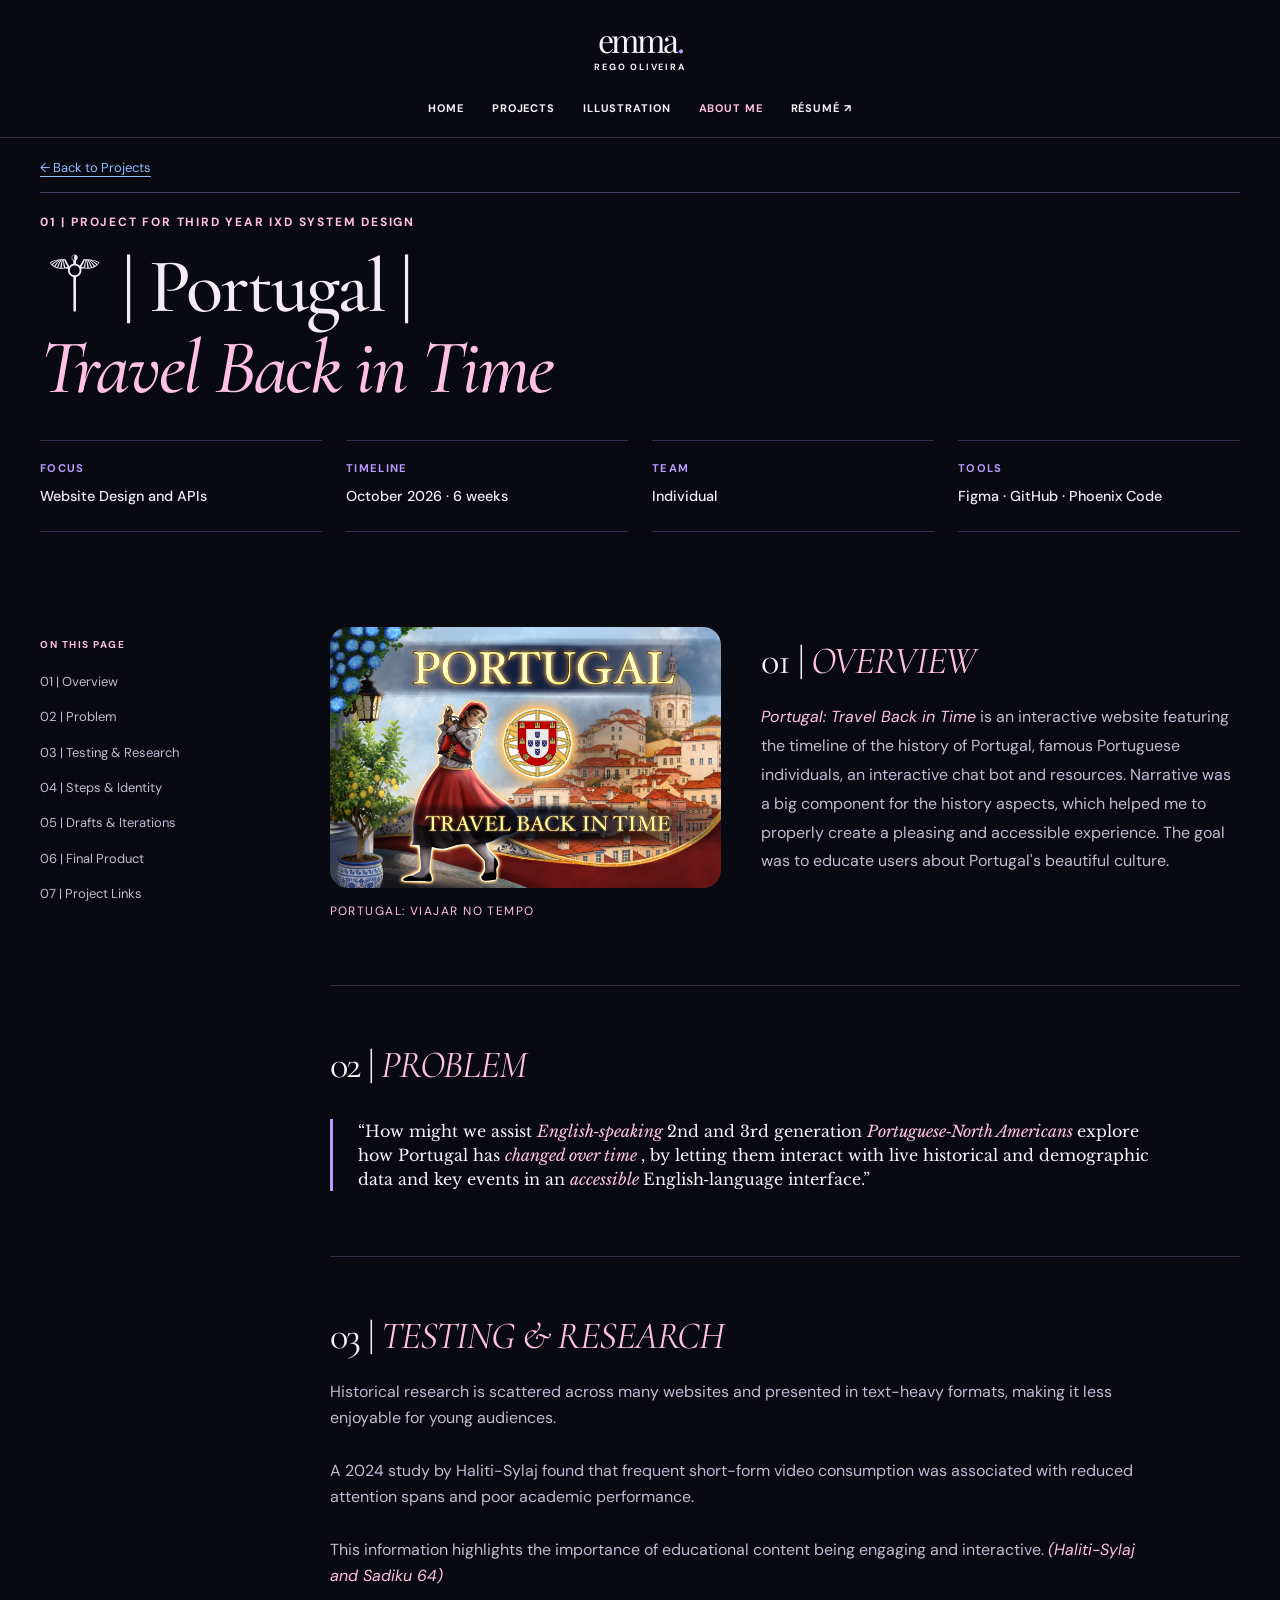
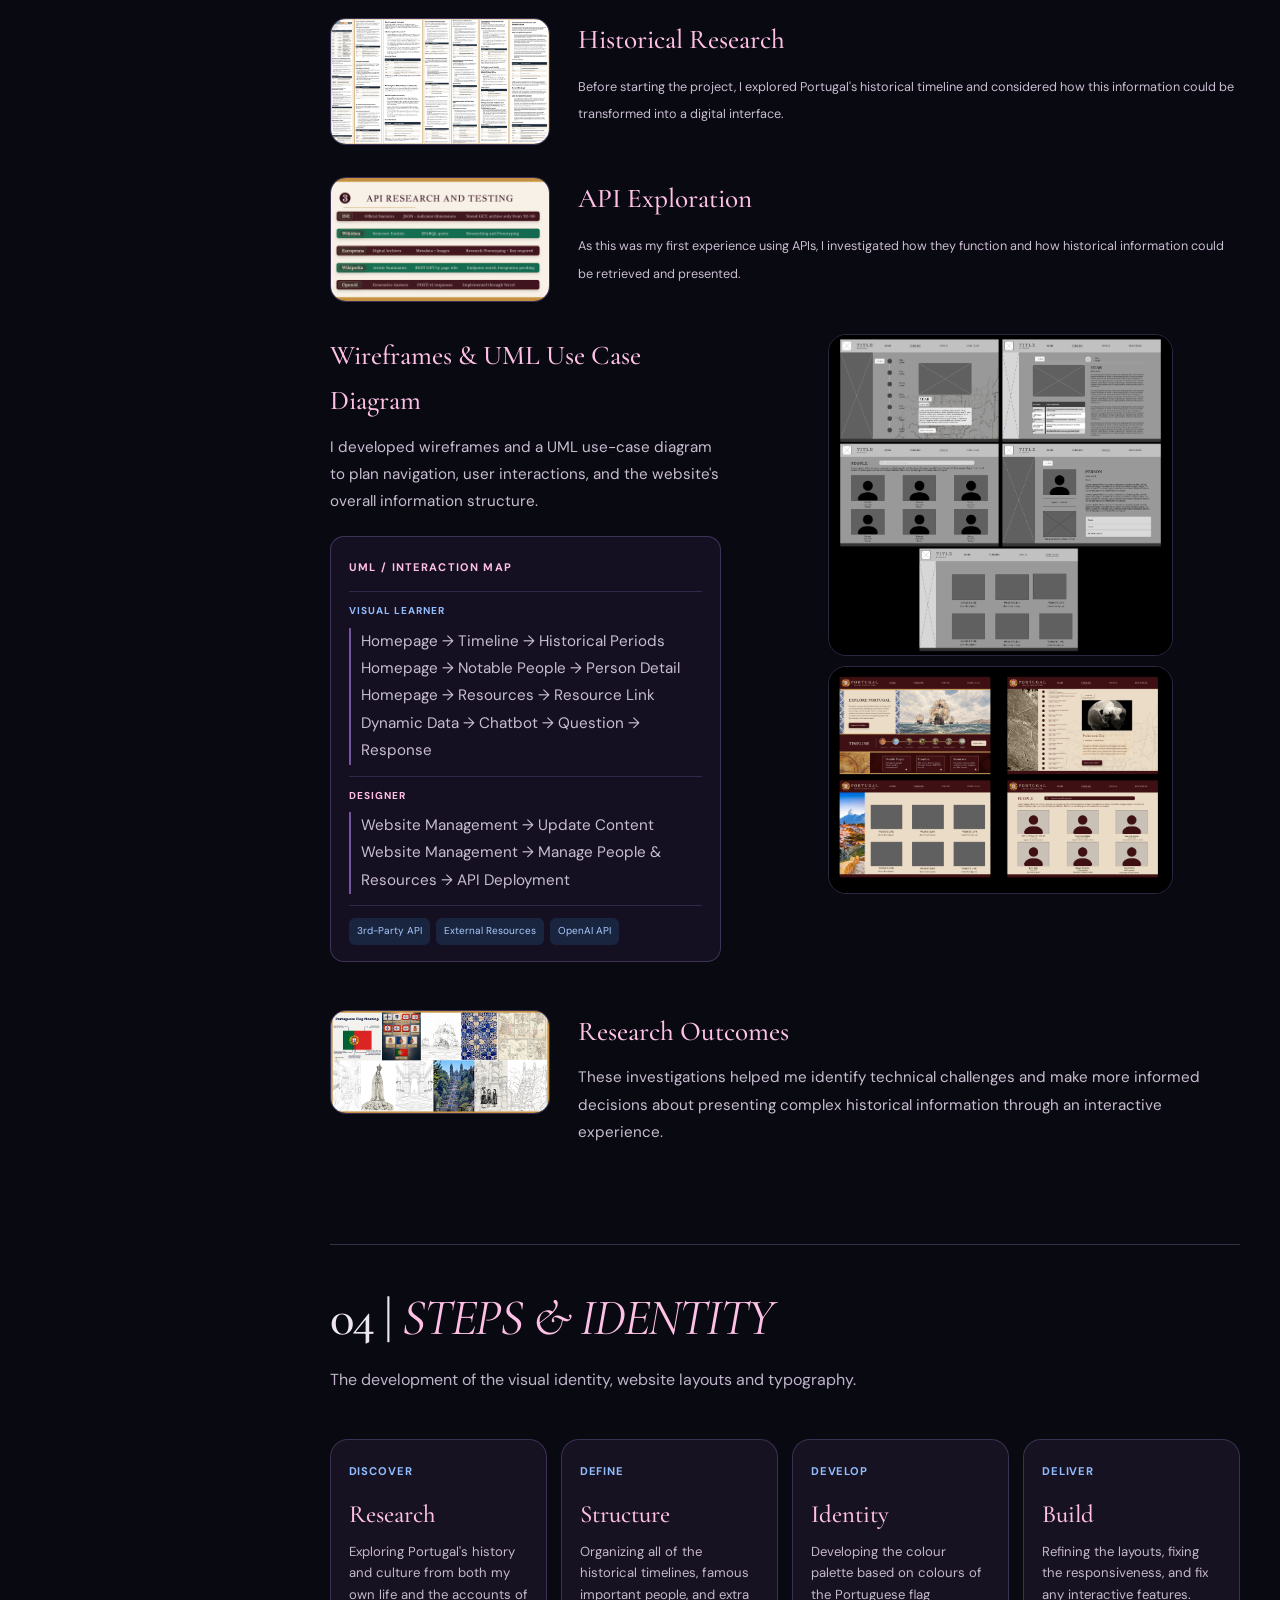
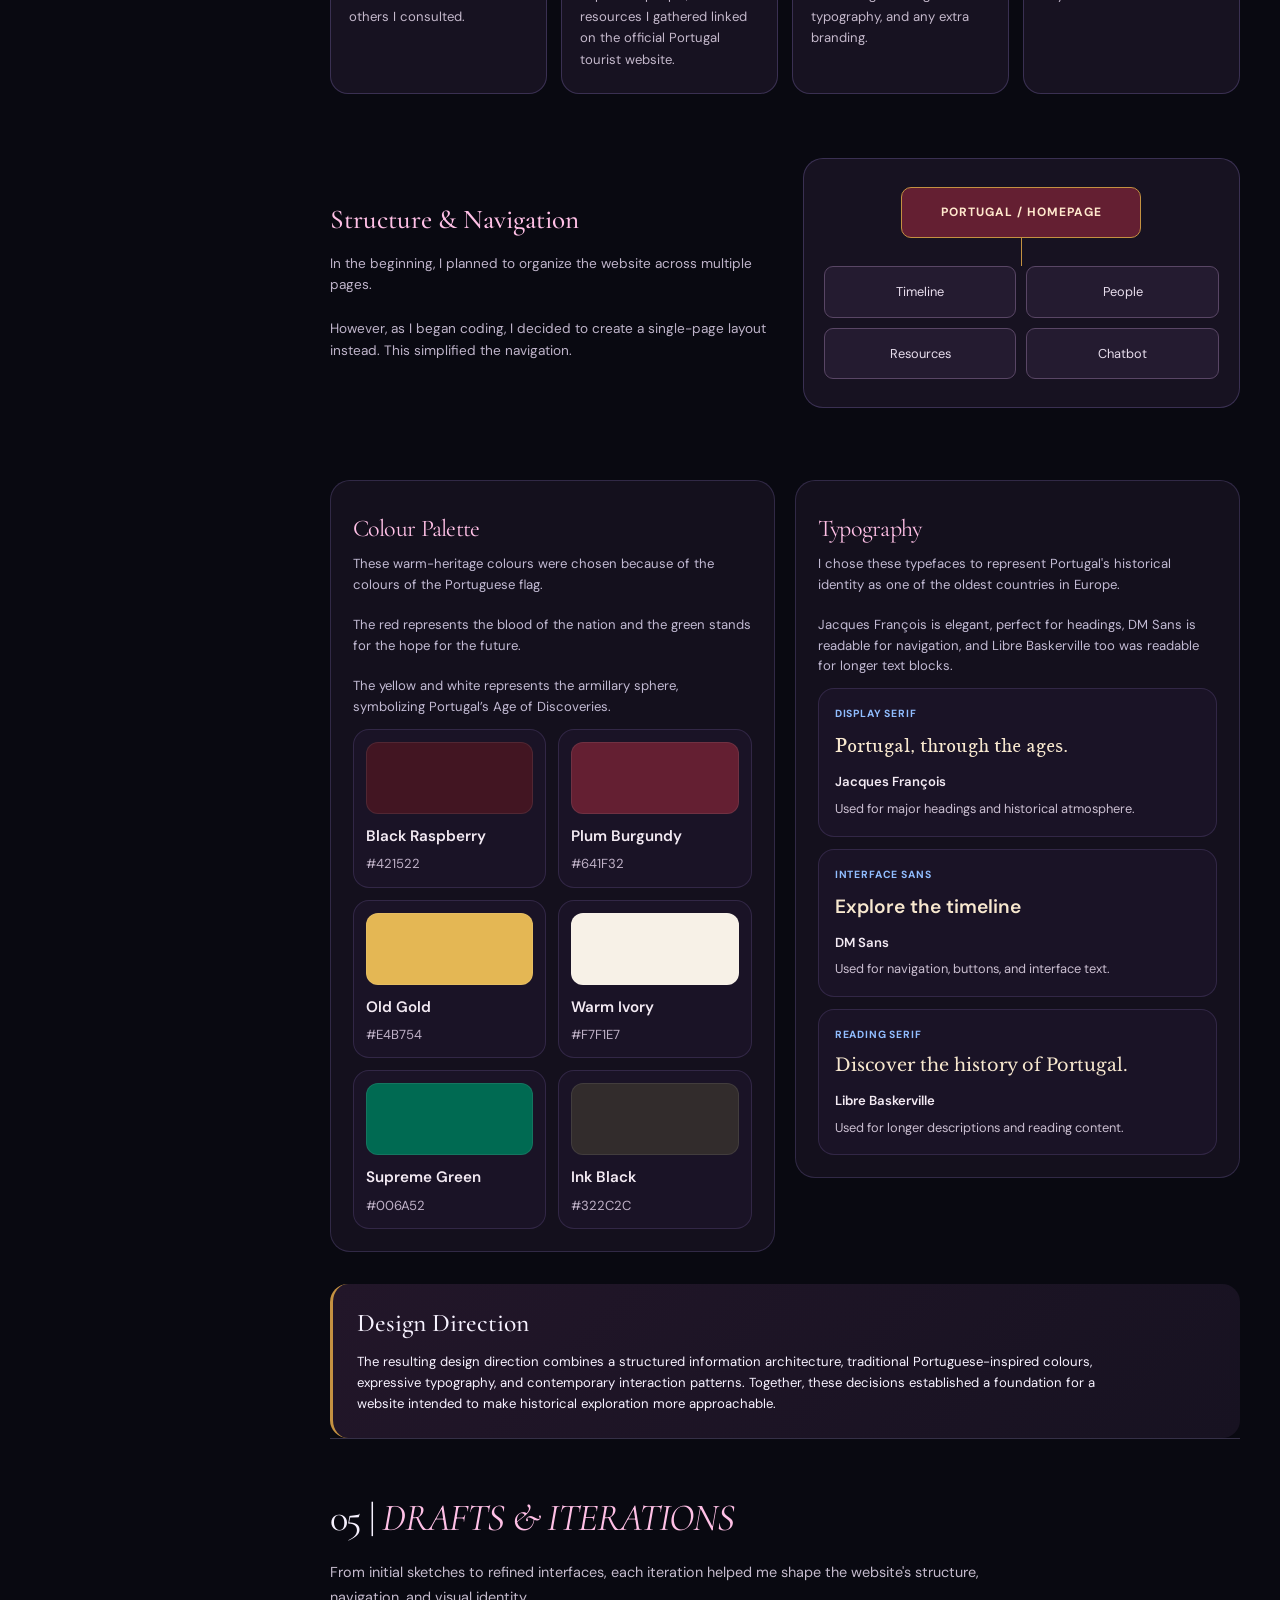
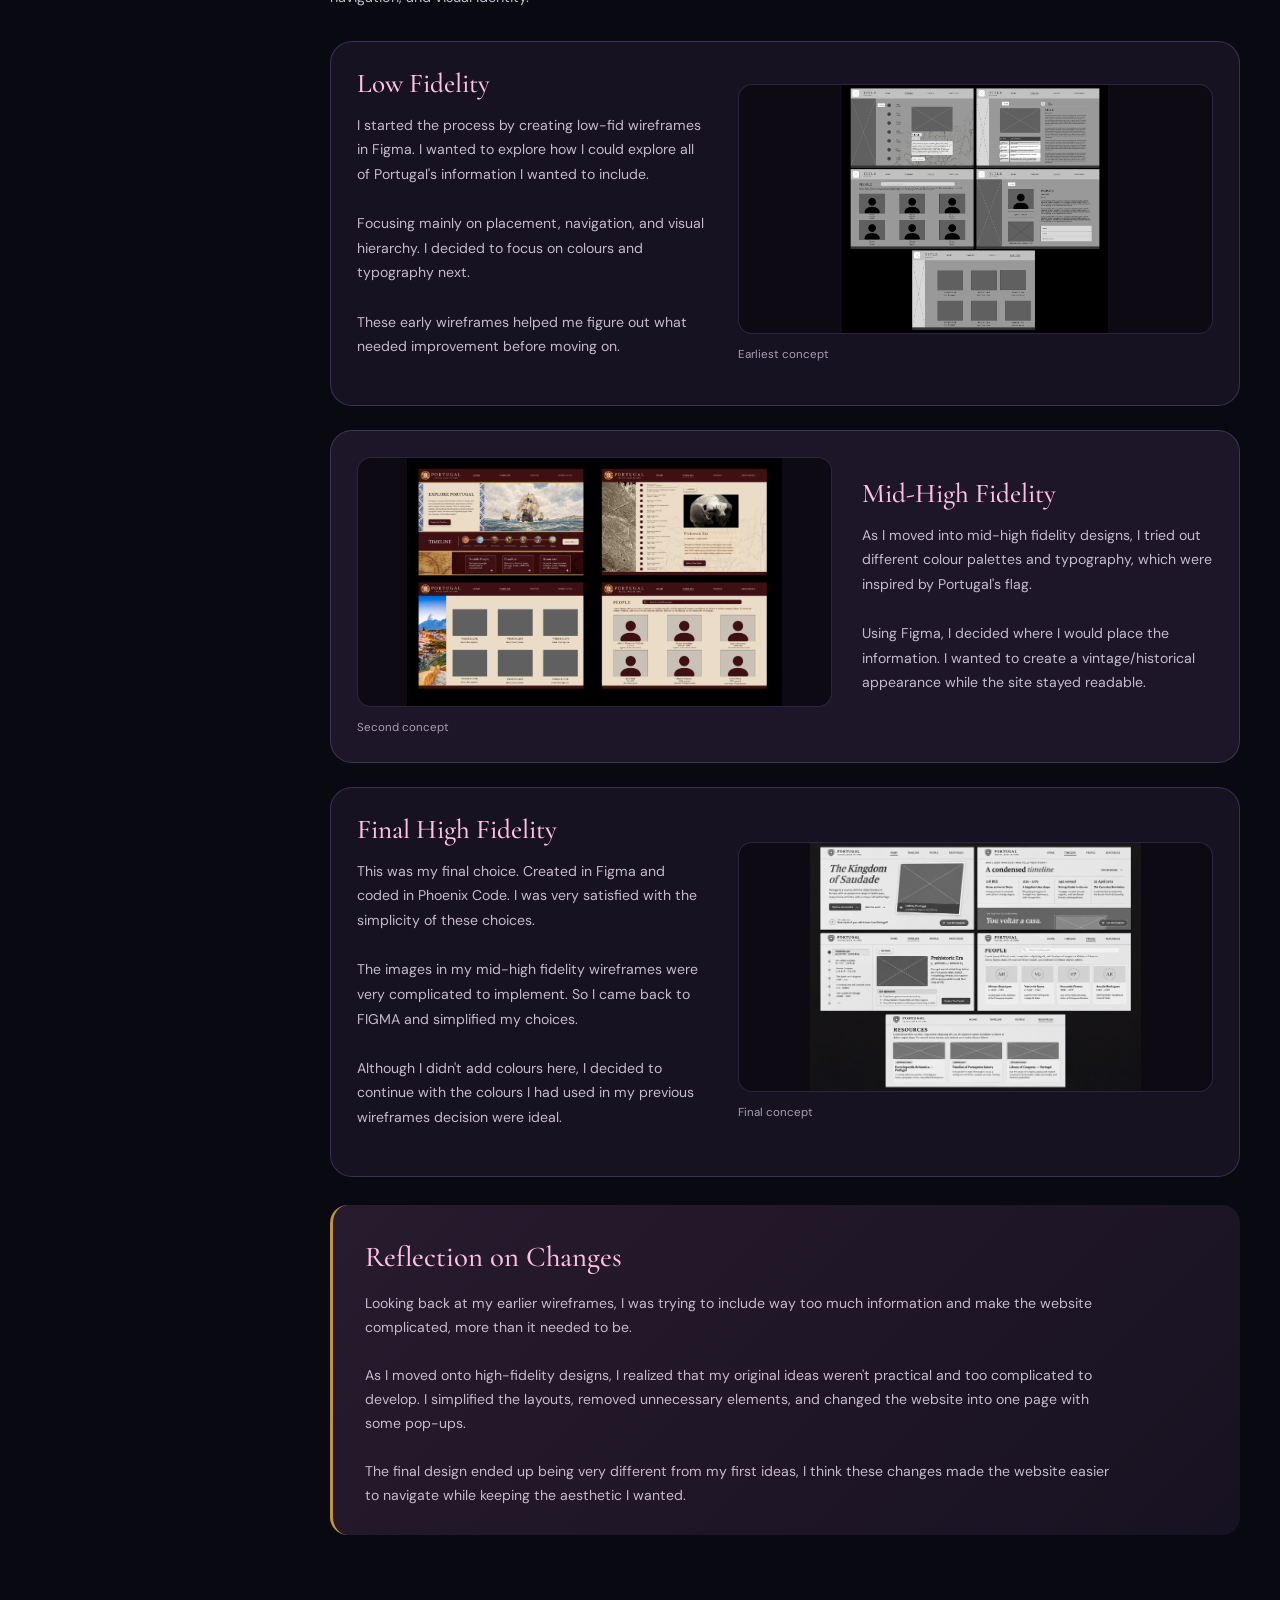
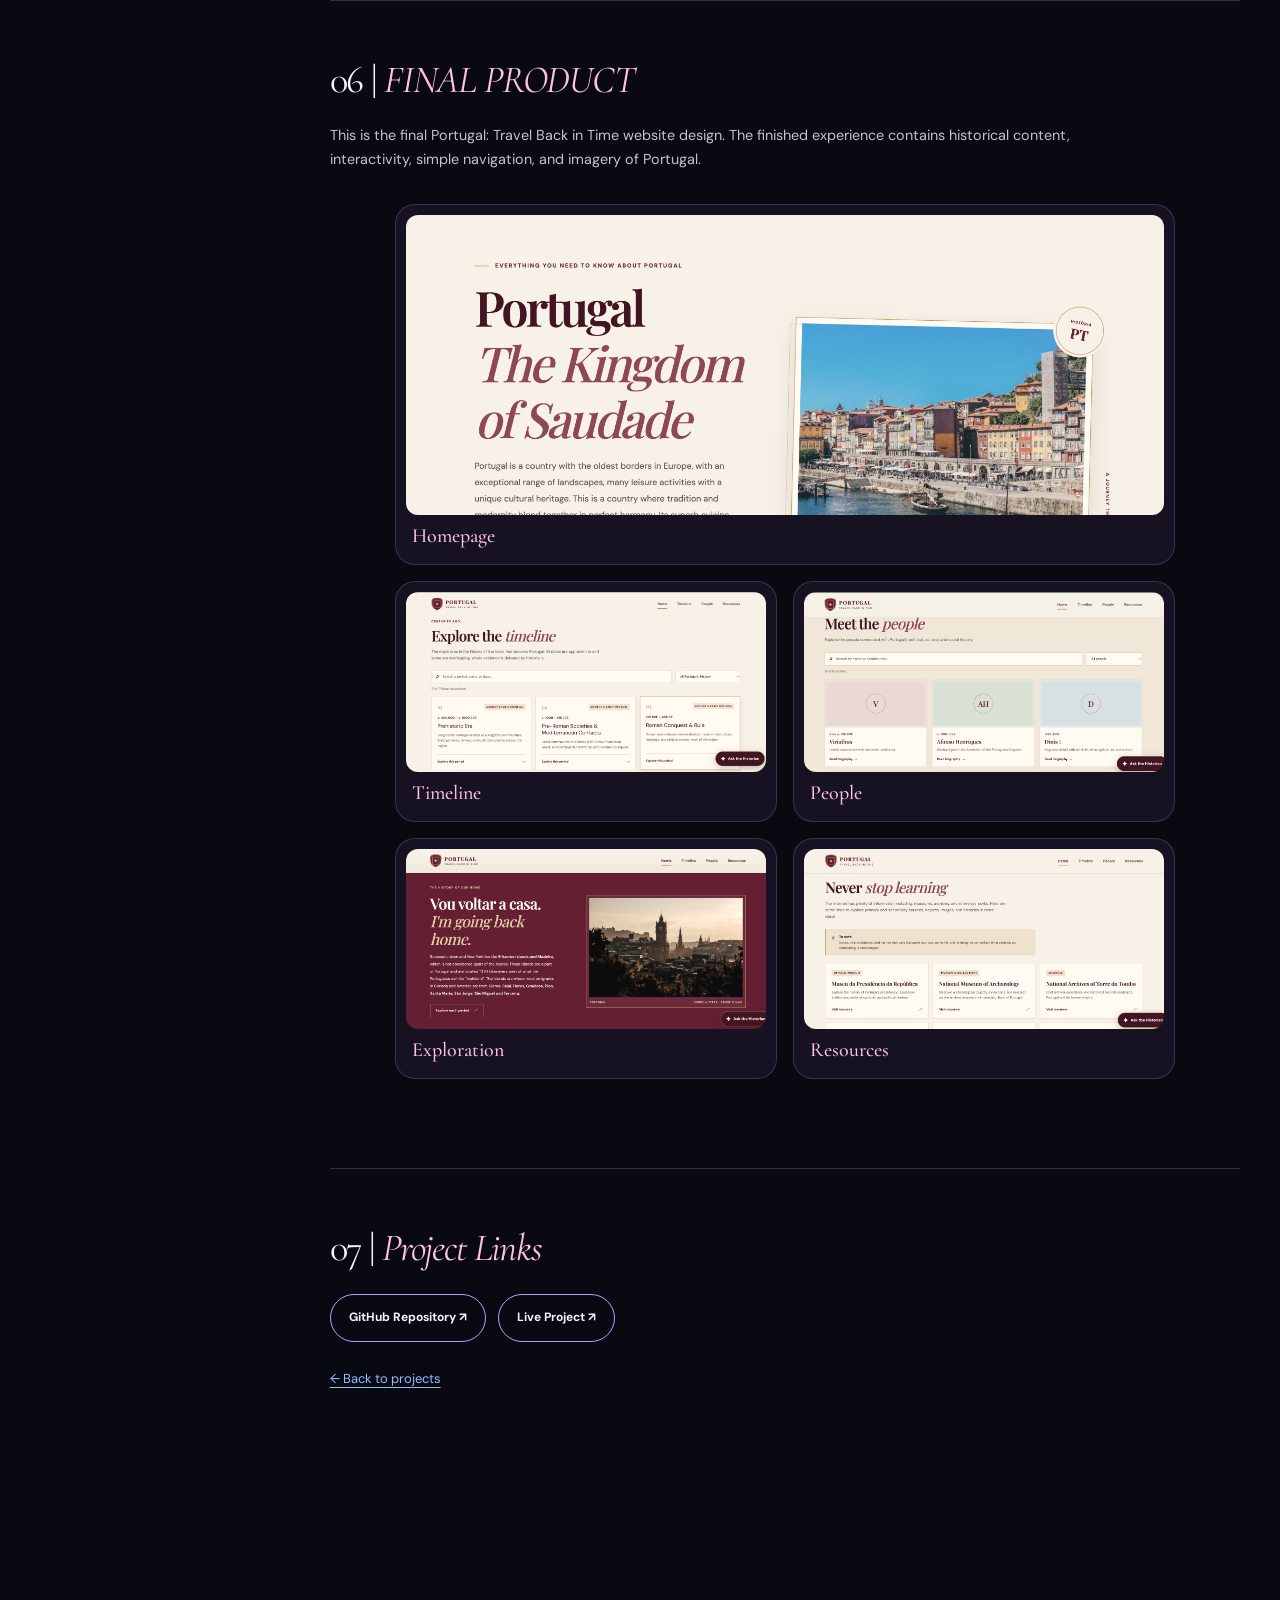
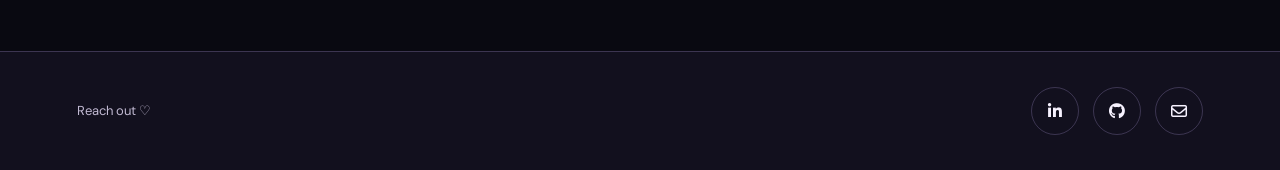
<file: portugal.html>
<!DOCTYPE html>
<html lang="en">

<head>


  <meta charset="utf-8">
  <meta name="viewport" content="width=device-width, initial-scale=1">

  <meta
    name="description"
    content="An interaction design case study about a website exploring the history of Portugal."
  >

  <title>Portugal — Travel Back in Time | Case Study</title>
 <link rel="icon" type="image" href="logoimage.png">

  <link rel="stylesheet" href="case-study.css">

  <link
    rel="stylesheet"
    href="https://cdnjs.cloudflare.com/ajax/libs/font-awesome/6.5.2/css/all.min.css"
  >

</head>

<body>

  <a class="skip-link" href="#main">
    Skip to content
  </a>


  <header class="case-nav">

    <div class="wrap case-nav__inner">

      <a
        class="case-brand"
        href="index.html"
        aria-label="Emma Rego Oliveira home"
      >
        emma<span>.</span>
        <small>REGO OLIVEIRA</small>
      </a>

      <nav
        class="case-nav__links"
        aria-label="Main navigation"
      >

        <a href="index.html">
          Home
        </a>

        <a href="projects.html">
          Projects
        </a>

        <a href="illustrations.html">
          Illustration
        </a>

        <a
          href="about.html"
          aria-current="page"
        >
          About Me
        </a>

        <a href="resume.pdf">
          Résumé ↗
        </a>

      </nav>

    </div>

  </header>


  <main id="main">

    <div class="wrap">


<div class="case-intro portugal-title-area">

    <a
        class="inline-back portugal-back-link"
        href="projects.html"
    >
        ← Back to Projects
    </a>

    <hr class="portugal-header-divider">

    <div class="case-hero-copy">

        <p class="case-kicker">
            01 | Project for Third Year IxD System Design
        </p>

        <h1 id="case-title">
            ⚚ | Portugal | <em>Travel Back in Time</em>
        </h1>

    </div>

    <div class="case-facts" aria-labelby="Project details">

        <div class="case-fact">
            <span>Focus</span>
            <strong>Website Design and APIs</strong>
        </div>

        <div class="case-fact">
            <span>Timeline</span>
            <strong>October 2026 · 6 weeks</strong>
        </div>

        <div class="case-fact">
            <span>Team</span>
            <strong>Individual</strong>
        </div>

        <div class="case-fact">
            <span>Tools</span>
            <strong>Figma · GitHub · Phoenix Code</strong>
        </div>

    </div>

</div>

      <div class="case-body">

        <nav class="case-toc" aria-label="On this page">

          <p>On this page</p>

          <a href="#overview">01 | Overview</a>
          <a href="#problem">02 | Problem</a>
          <a href="#research">03 | Testing &amp; Research </a>
          <a href="#steps">04 | Steps &amp; Identity</a>
          <a href="#drafts">05 | Drafts &amp; Iterations</a>
          <a href="#final">06 | Final Product</a>
          <a href="#links">07 | Project Links</a>

        </nav>



        <article>


<section class="case-section" id="overview">

    <div class="portugal-overview-row">

        <figure class="portugal-overview-visual">

            <img
                src="portugal_thumbnail.JPG"
                alt="Portugal — Travel Back in Time"
                loading="lazy"
            >

            <figcaption>
                PORTUGAL: VIAJAR NO TEMPO
            </figcaption>

        </figure>

        <div class="portugal-overview-copy">

            <h2>
              01 | <em> OVERVIEW </em>
            </h2>

            <p>
                <em>Portugal: Travel Back in Time</em>
              is an interactive website featuring 
              the timeline of the history of Portugal, 
              famous Portuguese individuals, an interactive chat bot and 
              resources. Narrative was a big component for the 
              history aspects, which helped me to properly create a pleasing 
              and accessible experience. The goal was to educate users 
              about Portugal's beautiful culture. 
            </p>

        </div>

    </div>

</section>




          <section class="case-section" id="problem">

            <span class="section-index">
              
            </span>
   <div class="portugal-problem-two">
            <h2>
              02 | <em> PROBLEM </em>
            </h2>

            <p class="feature-quote">
             “How might we assist <em>English‑speaking </em>
              2nd and 3rd generation  <em>Portuguese‑North Americans  </em>
              explore how Portugal has  <em>changed over time </em>, by letting 
              them interact with live historical and demographic data 
              and key events in an  <em>accessible </em> English‑language interface.”</p>

            </div>
          </section>


          <section class="case-section" id="research">
            
               <div class="portugal-problem-two">
            <h2>
              03 | <em> TESTING &amp; RESEARCH </em>
            </h2>

            <p>
          Historical research is scattered across many websites 
              and presented in text-heavy formats, making it less enjoyable 
            for young audiences. <br> <br> 
            
            A 2024 study by Haliti-Sylaj found
            that frequent short-form video consumption 
            was associated with reduced attention spans and poor academic 
            performance. <br> <br> 
            
            This information highlights the importance of 
            educational content being engaging and interactive.
            <em>(Haliti-Sylaj and Sadiku 64)</em>

                 </p>

            </div>

<div class="portugal-research-list">

    <div class="portugal-research-item">

        <img
            src="historictimeline.jpg"
            alt="Historical Timeline"
            loading="lazy"
        >

        <div class="portugal-research-text">
            <h3>Historical Research</h3>
            <p>
               <small> Before starting the project, I explored
                Portugal's historical timeline and
                considered how this information could
                be transformed into a digital interface.</small>
            </p>
        </div>

    </div>

    <div class="portugal-research-item">

        <img
            src="apiexplore.jpg"
            alt="API Research and Data Exploration"
            loading="lazy"
        >

        <div class="portugal-research-text">
            <h3>API Exploration</h3>
            <p><small>
                As this was my first experience using
                APIs, I investigated how they function
                and how historical information could
                be retrieved and presented. </small>
            </p>
        </div>

    </div>

<div class="portugal-wireframes-layout">

    <div class="portugal-research-text">

        <h3>Wireframes &amp; UML Use Case Diagram</h3>

        <p>
            I developed wireframes and a UML use-case
            diagram to plan navigation, user interactions,
            and the website's overall information structure.
        </p>
<div class="portugal-uml-mini">

    <div class="uml-mini-title">
        <span>UML / INTERACTION MAP</span>
    </div>

    <div class="uml-mini-section">

        <strong>VISUAL LEARNER</strong>

        <div class="uml-mini-paths">
            <p>Homepage → Timeline → Historical Periods</p>
            <p>Homepage → Notable People → Person Detail</p>
            <p>Homepage → Resources → Resource Link</p>
            <p>Dynamic Data → Chatbot → Question → Response</p>
        </div>

    </div>

    <div class="uml-mini-section">

        <strong>DESIGNER</strong>

        <div class="uml-mini-paths">
            <p>Website Management → Update Content</p>
            <p>Website Management → Manage People &amp; Resources → API Deployment</p>
        </div>

    </div>

    <div class="uml-mini-footer">
        <span>3rd-Party API</span>
        <span>External Resources</span>
        <span>OpenAI API</span>
    </div>

</div>

    </div>

    <div class="portugal-wireframes-images">

        <img
            src="wireframeblack.jpg"
            alt="Low-Fidelity"
            loading="lazy"
        >

        <img
            src="wireframes2.jpg"
            alt="Mid-High-Fidelity"
            loading="lazy"
        >

    </div>

</div>

    </div>

<div class="portugal-research-item portugal-research-outcomes">

    <img
        src="visionboard.jpg"
        alt="Vision Board"
        loading="lazy"
    >

    <div class="portugal-research-text">

        <h3>Research Outcomes</h3>

        <p>
            These investigations helped me identify
            technical challenges and make more informed
            decisions about presenting complex historical
            information through an interactive experience.
        </p>

    </div>

</div>


          </section>



<section class="case-section" id="steps">

  <div class="portugal-identity">

    <header class="pi-intro">


      <h2>04 | <em>STEPS &amp; IDENTITY</em></h2>

      <p>
        The development of the 
        visual identity, website layouts and typography.
      </p>
    </header>


<div class="pi-process">

    <article class="pi-step">
        <span class="pi-step-number">DISCOVER</span>
        <h3>Research</h3>
        <p>
            Exploring Portugal's history and
            culture from both my own 
            life and the accounts of others I consulted.
        </p>
    </article>

    <article class="pi-step">
        <span class="pi-step-number">DEFINE</span>
        <h3>Structure</h3>
        <p>
            Organizing all of the historical timelines, famous important
            people, and extra resources I gathered linked on the 
           official Portugal tourist website.
        </p>
    </article>

    <article class="pi-step">
        <span class="pi-step-number">DEVELOP</span>
        <h3>Identity</h3>
        <p>
            Developing the colour palette based on colours
           of the Portuguese flag
            typography, and any extra branding.
        </p>
    </article>

    <article class="pi-step">
        <span class="pi-step-number">DELIVER</span>
        <h3>Build</h3>
        <p>
            Refining the layouts, fixing the responsiveness,
            and fix any interactive features.
        </p>
    </article>

</div>


    <div class="pi-feature">

      <div class="pi-feature-copy">
        <span class="pi-eyebrow"></span>

        <h3>Structure &amp; Navigation</h3>

        <p>
          In the beginning, I planned to organize the website across
          multiple pages. <br> <br>
          However, as I began coding, I decided to create a single-page 
          layout instead. This simplified the navigation. 
        </p>
      </div>

      <div class="pi-sitemap">
        <div class="pi-sitemap-home">
          PORTUGAL / HOMEPAGE
        </div>

        <div class="pi-sitemap-line"></div>

        <div class="pi-sitemap-pages">
          <div>Timeline</div>
          <div>People</div>
          <div>Resources</div>
          <div>Chatbot</div>
        </div>
      </div>

    </div>


 <section class="identity-duo">

  <div class="identity-panel">
    <h2>Colour Palette</h2>
    <p class="identity-intro">
      These warm-heritage colours were chosen because of
      the colours of the Portuguese flag. <br> <br> 
      
      The red represents the blood of the nation and
      the green stands for the hope for the future. <br> <br> 
      
      The yellow and white represents the armillary sphere, 
      symbolizing Portugal’s Age of Discoveries.
     
    </p>

    <div class="palette-grid">
      <div class="swatch-card">
        <div class="swatch" style="background:#421522;"></div>
        <h3>Black Raspberry</h3>
        <p>#421522</p>
      </div>

      <div class="swatch-card">
        <div class="swatch" style="background:#641F32;"></div>
        <h3>Plum Burgundy</h3>
        <p>#641F32</p>
      </div>

      <div class="swatch-card">
        <div class="swatch" style="background:#E4B754;"></div>
        <h3>Old Gold</h3>
        <p>#E4B754</p>
      </div>

      <div class="swatch-card">
        <div class="swatch" style="background:#F7F1E7;"></div>
        <h3>Warm Ivory</h3>
        <p>#F7F1E7</p>
      </div>

      <div class="swatch-card">
        <div class="swatch" style="background:#006A52;"></div>
        <h3>Supreme Green</h3>
        <p>#006A52</p>
      </div>

      <div class="swatch-card">
        <div class="swatch" style="background:#322C2C;"></div>
        <h3>Ink Black</h3>
        <p>#322C2C</p>
      </div>
    </div>
  </div>

  <div class="identity-panel">
    <h2>Typography</h2>
    <p class="identity-intro">
        I chose these typefaces to represent Portugal's 
      historical identity as one of the oldest countries in Europe. <br> <br> 
      Jacques François is elegant, perfect for headings, 
      DM Sans is readable for navigation, and Libre Baskerville 
      too was readable for longer text blocks.
    </p>

    <div class="type-grid">
      <article class="type-card">
        <span class="type-label">DISPLAY SERIF</span>
        <div class="type-sample font-jacques">Portugal, through the ages.</div>
        <h3>Jacques François</h3>
        <p>Used for major headings and historical atmosphere.</p>
      </article>

      <article class="type-card">
        <span class="type-label">INTERFACE SANS</span>
        <div class="type-sample font-dm">Explore the timeline</div>
        <h3>DM Sans</h3>
        <p>Used for navigation, buttons, and interface text.</p>
      </article>

      <article class="type-card">
        <span class="type-label">READING SERIF</span>
        <div class="type-sample font-libre">Discover the history of Portugal.</div>
        <h3>Libre Baskerville</h3>
        <p>Used for longer descriptions and reading content.</p>
      </article>
    </div>
  </div>

</section>


    </div>


    <div class="pi-outcome">

      <h3>Design Direction</h3>

      <p>
        The resulting design direction combines
        a structured information architecture,
        traditional Portuguese-inspired colours,
        expressive typography, and contemporary
        interaction patterns. Together, these
        decisions established a foundation for
        a website intended to make historical
        exploration more approachable.
      </p>
    </div>




<section class="case-section" id="drafts">

  <div class="iteration-intro">
    <h2>
      05 | <em>DRAFTS &amp; ITERATIONS</em>
    </h2>

    <p>
      From initial sketches to refined interfaces,
      each iteration helped me shape the website's
      structure, navigation, and visual identity.
    </p>
  </div>


  <div class="iteration-story">

    <article class="iteration-stage">

      <div class="iteration-copy">


        <h3>Low Fidelity</h3>

        <p>
          I started the process by creating low-fid wireframes in Figma. 
          I wanted to explore how I could explore all of Portugal's information 
          I wanted to include.
          <br> <br>
          Focusing mainly on placement, navigation, 
          and visual hierarchy. I decided to focus on
          colours and typography next. 
          <br> <br>
          These early wireframes helped me figure out what 
          needed improvement before moving on.
          
        </p>


      </div>

      <figure class="iteration-preview">

        <img
          src="wireframeblack.jpg"
          alt="Low-Fidelity"
          loading="lazy"
        >


        <figcaption>
          Earliest concept
        </figcaption>

      </figure>

    </article>


    <article class="iteration-stage">

      <div class="iteration-copy">

        <h3>Mid-High Fidelity</h3>

        <p>
          As I moved into mid-high fidelity designs, I 
          tried out different colour palettes and typography,
          which were inspired by Portugal's flag.
          <br> <br>
          Using Figma, I decided where I would place the information.
          I wanted to create a vintage/historical appearance while the site 
          stayed readable.
        </p>
      </div>

      <figure class="iteration-preview">

        <img
          src="wireframes2.jpg"
          alt="Mid-High-Fidelity"
          loading="lazy"
        >

        <figcaption>
          Second concept
        </figcaption>

      </figure>

    </article>


    <article class="iteration-stage">

      <div class="iteration-copy">

        <h3>Final High Fidelity</h3>

        <p>
          This was my final choice. Created in Figma and coded in Phoenix
          Code. I was very satisfied with the simplicity of these choices. 
          <br> <br>
          The images in my mid-high fidelity wireframes were very complicated 
          to implement. So I came back to FIGMA and simplified my choices.
          <br> <br>
          Although I didn't add colours here, 
          I decided to continue with the colours I had used in my previous wireframes
          decision were ideal.
        </p>

      </div>

      <figure class="iteration-preview">

        <img
          src="highfinalfid.png"
          alt="High-Fidelity"
          loading="lazy"
        >

        <figcaption>
          Final concept
        </figcaption>

      </figure>

    </article>

  </div>

  <div class="iteration-takeaway">

    <h3>Reflection on Changes</h3>

    <p>
      Looking back at my earlier wireframes, I was trying to 
      include way too much information and make the website complicated,
      more than it needed to be. <br> <br>
      
      As I moved onto high-fidelity designs, 
      I realized that my original ideas weren't practical and too complicated
      to develop. I simplified the layouts, removed unnecessary 
      elements, and changed the website
      into one page with some pop-ups. <br> <br>
      
      The final design ended up being very different from my first ideas, I 
      think these changes made the website easier to navigate while 
      keeping the aesthetic I wanted.
    </p>

  </div>

</section>





<section class="case-section" id="final">

  <h2> 06 | <em> FINAL PRODUCT </em></h2>

  <p class="final-intro">
    This is the final Portugal: Travel Back in Time
    website design. The finished experience contains 
    historical content, interactivity, simple
    navigation, and imagery of Portugal.
  </p>

  <div class="final-gallery">


    <figure class="final-gallery-item final-featured">

      <a href="finalhomepage.png" target="_blank">
        <img
          src="finalhomepage.png"
          alt="Homepage"
          loading="lazy"
        >
      </a>

      <figcaption>
        <h3>Homepage</h3>
      </figcaption>

    </figure>


    <figure class="final-gallery-item">

      <a href="finaltimeline.png" target="_blank">
        <img
          src="finaltimeline.png"
          alt="Timeline"
          loading="lazy"
        >
      </a>

      <figcaption>
        <h3>Timeline</h3>
      </figcaption>

    </figure>


    <figure class="final-gallery-item">

      <a href="finalpeople.png" target="_blank">
        <img
          src="finalpeople.png"
          alt="People"
          loading="lazy"
        >
      </a>

      <figcaption>
        <h3>People</h3>
      </figcaption>

    </figure>


    <figure class="final-gallery-item">

      <a href="finalmessage.png" target="_blank">
        <img
          src="finalmessage.png"
          alt="Explore"
          loading="lazy"
        >
      </a>

      <figcaption>
        <h3>Exploration</h3>
      </figcaption>

    </figure>



    <figure class="final-gallery-item">

      <a href="finalresources.png" target="_blank">
        <img
          src="finalresources.png"
          alt="Resources"
          loading="lazy"
        >
      </a>

      <figcaption>
        <h3>Resources</h3>
      </figcaption>

    </figure>

  </div>

</section>




          <section class="case-section" id="links">

            <span class="section-index">
              
            </span>

            <h2>
              07 | <em> Project Links </em> 
            </h2>


            <div class="case-links">


              <a
                class="case-link-button"
                href="https://github.com/emmaregooliveira/Portugal---Travel-Back-in-Time"
                target="_blank"
                rel="noopener noreferrer"
              >
                GitHub Repository ↗
              </a>

              <a
                class="case-link-button"
                href="https://portugal-travel-back-in-time.vercel.app/"
                target="_blank"
                rel="noopener noreferrer"
              >
                Live Project ↗
              </a>

            </div>

            <a class="inline-back" href="projects.html">
              ← Back to projects
            </a>

  </section> </section>

        </article>

      </div>

    </div>

  </main>



  <footer class="social-footer" id="contact">

    <div class="footer-content">

      <div class="footer-text">
        <p>Reach out ♡</p>
      </div>


      <div class="footer-socials">

        <a
          href="https://www.linkedin.com/in/emma-rego-oliveira/"
          target="_blank"
          rel="noopener noreferrer"
          aria-label="LinkedIn"
        >
          <i
            class="fa-brands fa-linkedin-in"
            aria-hidden="true"
          ></i>
        </a>

        <a
          href="https://github.com/emmaregooliveira"
          target="_blank"
          rel="noopener noreferrer"
          aria-label="GitHub"
        >
          <i
            class="fa-brands fa-github"
            aria-hidden="true"
          ></i>
        </a>

        <a
          href="mailto:emma200510@icloud.com"
          aria-label="Email"
        >
          <i
            class="fa-regular fa-envelope"
            aria-hidden="true"
          ></i>
        </a>

      </div>

    </div>

  </footer>

</body>
</html>
</file>
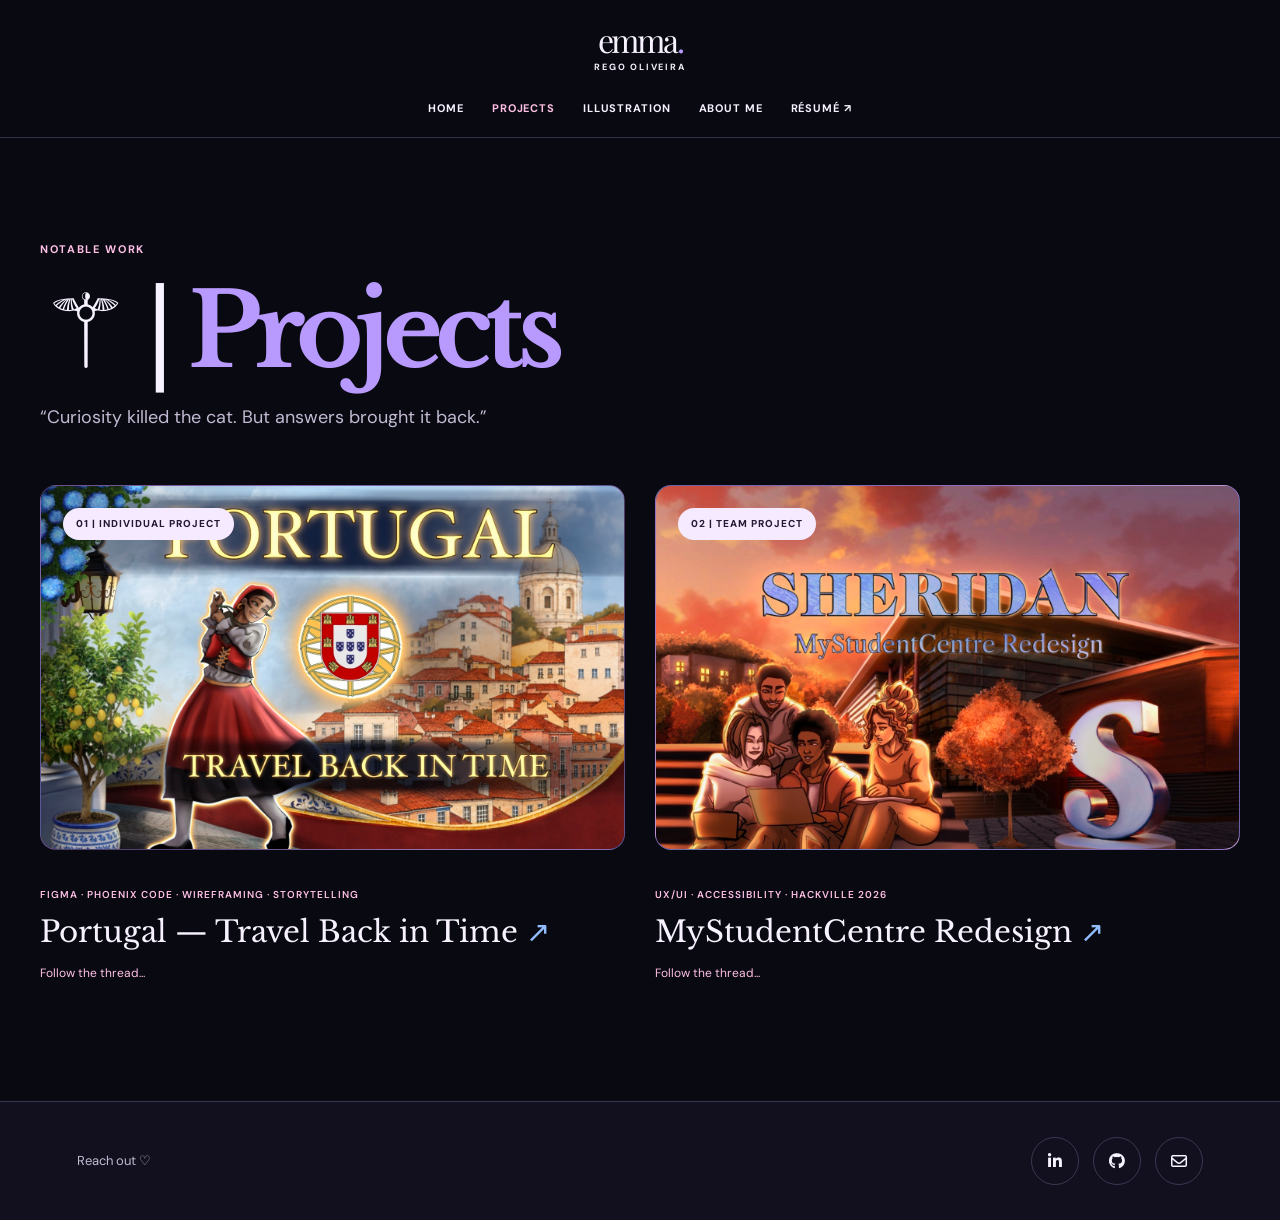
<file: projects.html>
<!doctype html>
<html lang="en-CA">

<head>
  <meta charset="utf-8">
  <meta name="viewport" content="width=device-width, initial-scale=1">

  <meta
    name="description"
    content="Selected interaction design projects and case studies by Emma Rego Oliveira."
  >

  <title>Projects — Emma Rego Oliveira</title>
  <link rel="icon" type="image" href="logoimage.png">

  <link rel="stylesheet" href="case-study.css">

  <link
    rel="stylesheet"
    href="https://cdnjs.cloudflare.com/ajax/libs/font-awesome/6.7.2/css/all.min.css"
  >
</head>

<body>

  <a class="skip-link" href="#main">
    Skip to main content
  </a>


  <header class="case-nav">

    <div class="wrap case-nav__inner">

      <a
        class="case-brand"
        href="index.html"
        aria-label="Emma Rego Oliveira home"
      >
        emma<span>.</span>
        <small>REGO OLIVEIRA</small>
      </a>

      <nav
        class="case-nav__links"
        aria-label="Main navigation"
      >

        <a href="index.html">Home</a>

        <a
          href="projects.html"
          aria-current="page"
        >
          Projects
        </a>

        <a href="illustrations.html">Illustration</a>

        <a href="about.html">About Me</a>

        <a href="resume.pdf">Résumé ↗</a>

      </nav>

    </div>

  </header>


  <main id="main">

    <div class="wrap listing-wrap">

      <p class="case-kicker">
        Notable work
      </p>

<h1 class="listing-title">
  ⚚ | <strong class="purple-title">Projects</strong>
</h1>

      <p class="listing-lead">
        “Curiosity killed the cat. But answers brought it back.”
      </p>


      <div class="project-list">


        <a
          class="listing-card listing-card--portugal"
          href="portugal.html"
          aria-label="View Portugal — Travel Back in Time case study"
        >

          <div class="listing-card-art">

            <img
              class="listing-project-image"
              src="portugal_thumbnail.JPG"
              alt="Illustrated Thumbnail"
              loading="lazy"
            >

            <span class="listing-tag">
              01 | Individual Project
            </span>

          </div>

          <div class="listing-card-info">

    <p class="meta">
      FIGMA · PHOENIX CODE · WIREFRAMING · STORYTELLING
    </p>

            <h2>
              Portugal — Travel Back in Time
              <span aria-hidden="true">↗</span>
            </h2>

            <span>
              Follow the thread...
            </span>

          </div>

        </a>


        <a
          class="listing-card listing-card--student"
          href="student-centre.html"
          aria-label="View MyStudentCentre Redesign case study"
        >

          <div class="listing-card-art">

            <img
              class="listing-project-image"
              src="studentcentre_thumbnail.jpeg"
              alt="Illustrated Thumbnail"
              loading="lazy"
            >

            <span class="listing-tag">
              02 | Team Project
            </span>

          </div>

          <div class="listing-card-info">

             <p class="meta">
              UX/UI · ACCESSIBILITY · HACKVILLE 2026
            </p>

            <h2>
              MyStudentCentre Redesign
              <span aria-hidden="true">↗</span>
            </h2>

            <span>
              Follow the thread...
            </span>

          </div>

        </a>

      </div>

    </div>

  </main>


  <footer class="social-footer" id="contact">

    <div class="footer-content">

      <div class="footer-text">
        <p>Reach out ♡</p>
      </div>

      <div class="footer-socials">

        <a
          href="https://www.linkedin.com/in/emma-rego-oliveira/"
          target="_blank"
          rel="noopener noreferrer"
          aria-label="LinkedIn"
        >
          <i
            class="fa-brands fa-linkedin-in"
            aria-hidden="true"
          ></i>
        </a>

        <a
          href="https://github.com/emmaregooliveira"
          target="_blank"
          rel="noopener noreferrer"
          aria-label="GitHub"
        >
          <i
            class="fa-brands fa-github"
            aria-hidden="true"
          ></i>
        </a>

        <a
          href="mailto:emma200510@icloud.com"
          aria-label="Email"
        >
          <i
            class="fa-regular fa-envelope"
            aria-hidden="true"
          ></i>
        </a>

      </div>

    </div>

  </footer>

</body>
</html>
</file>
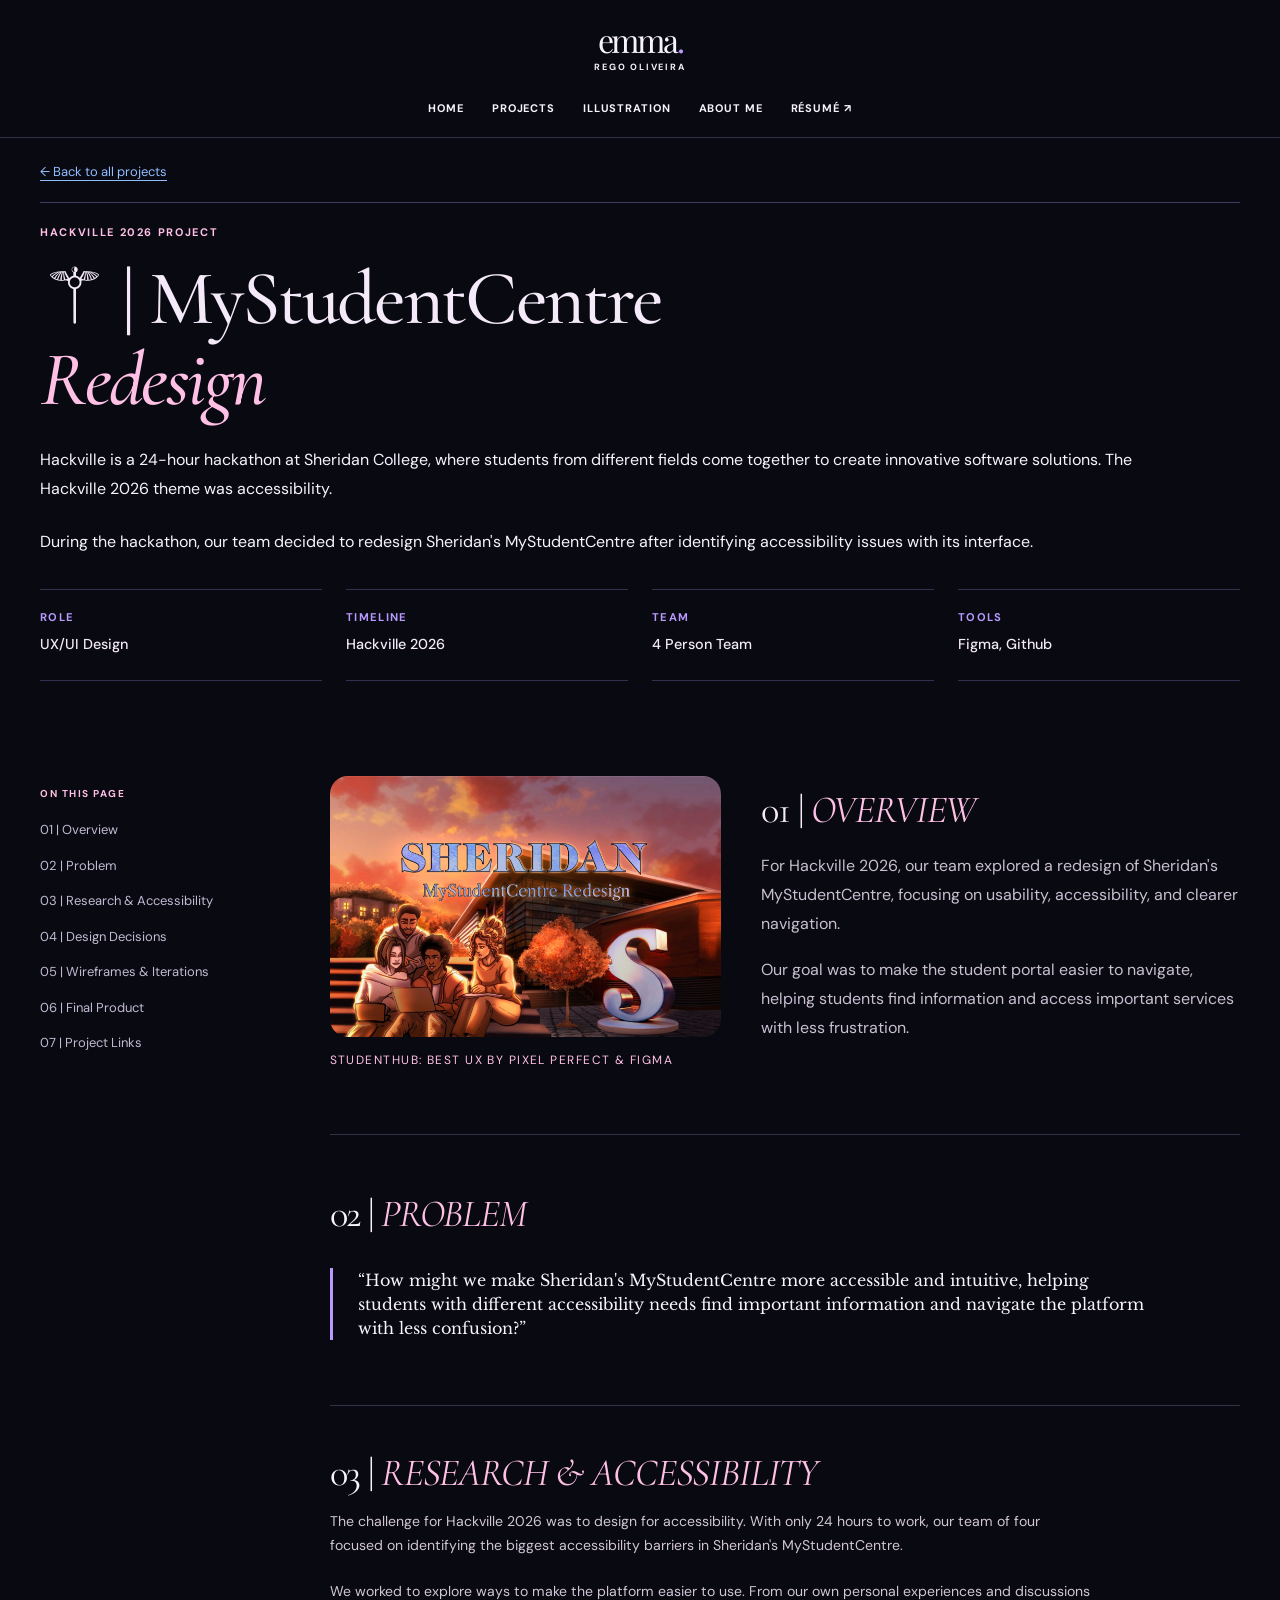
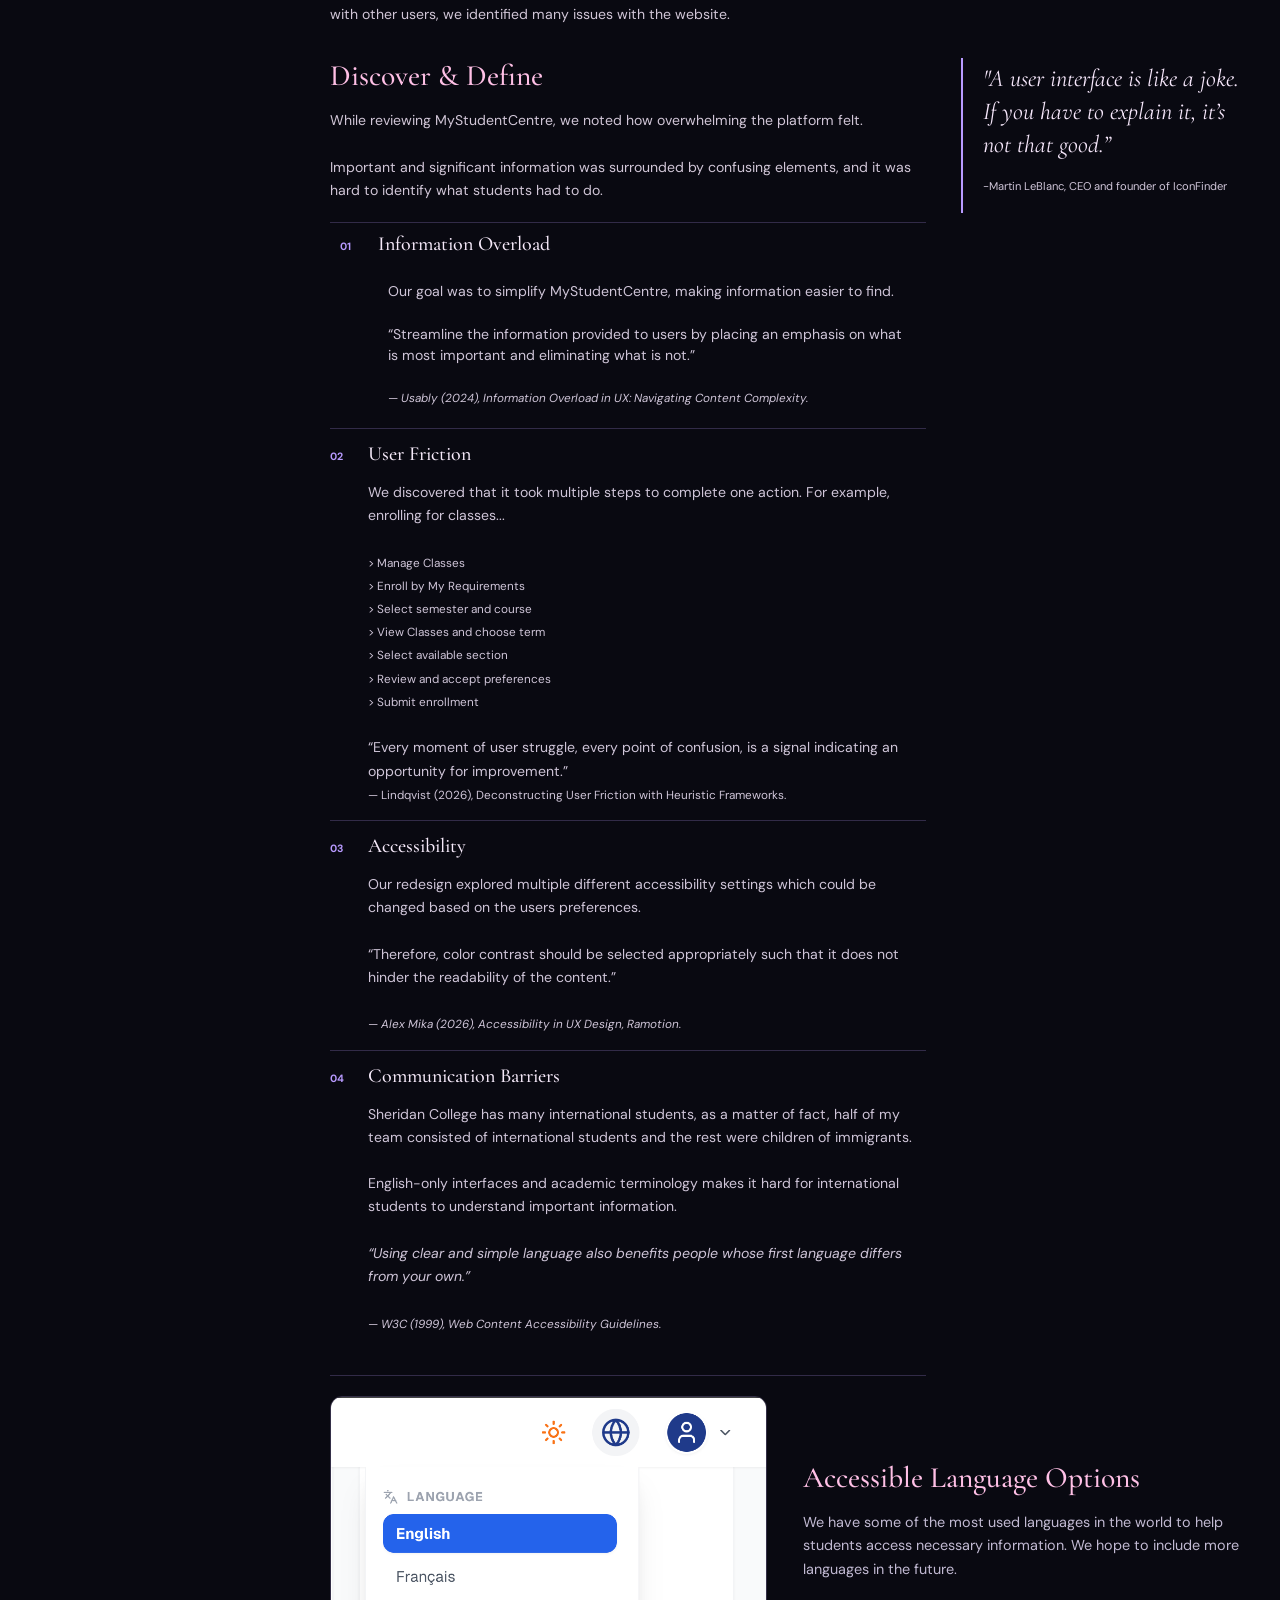
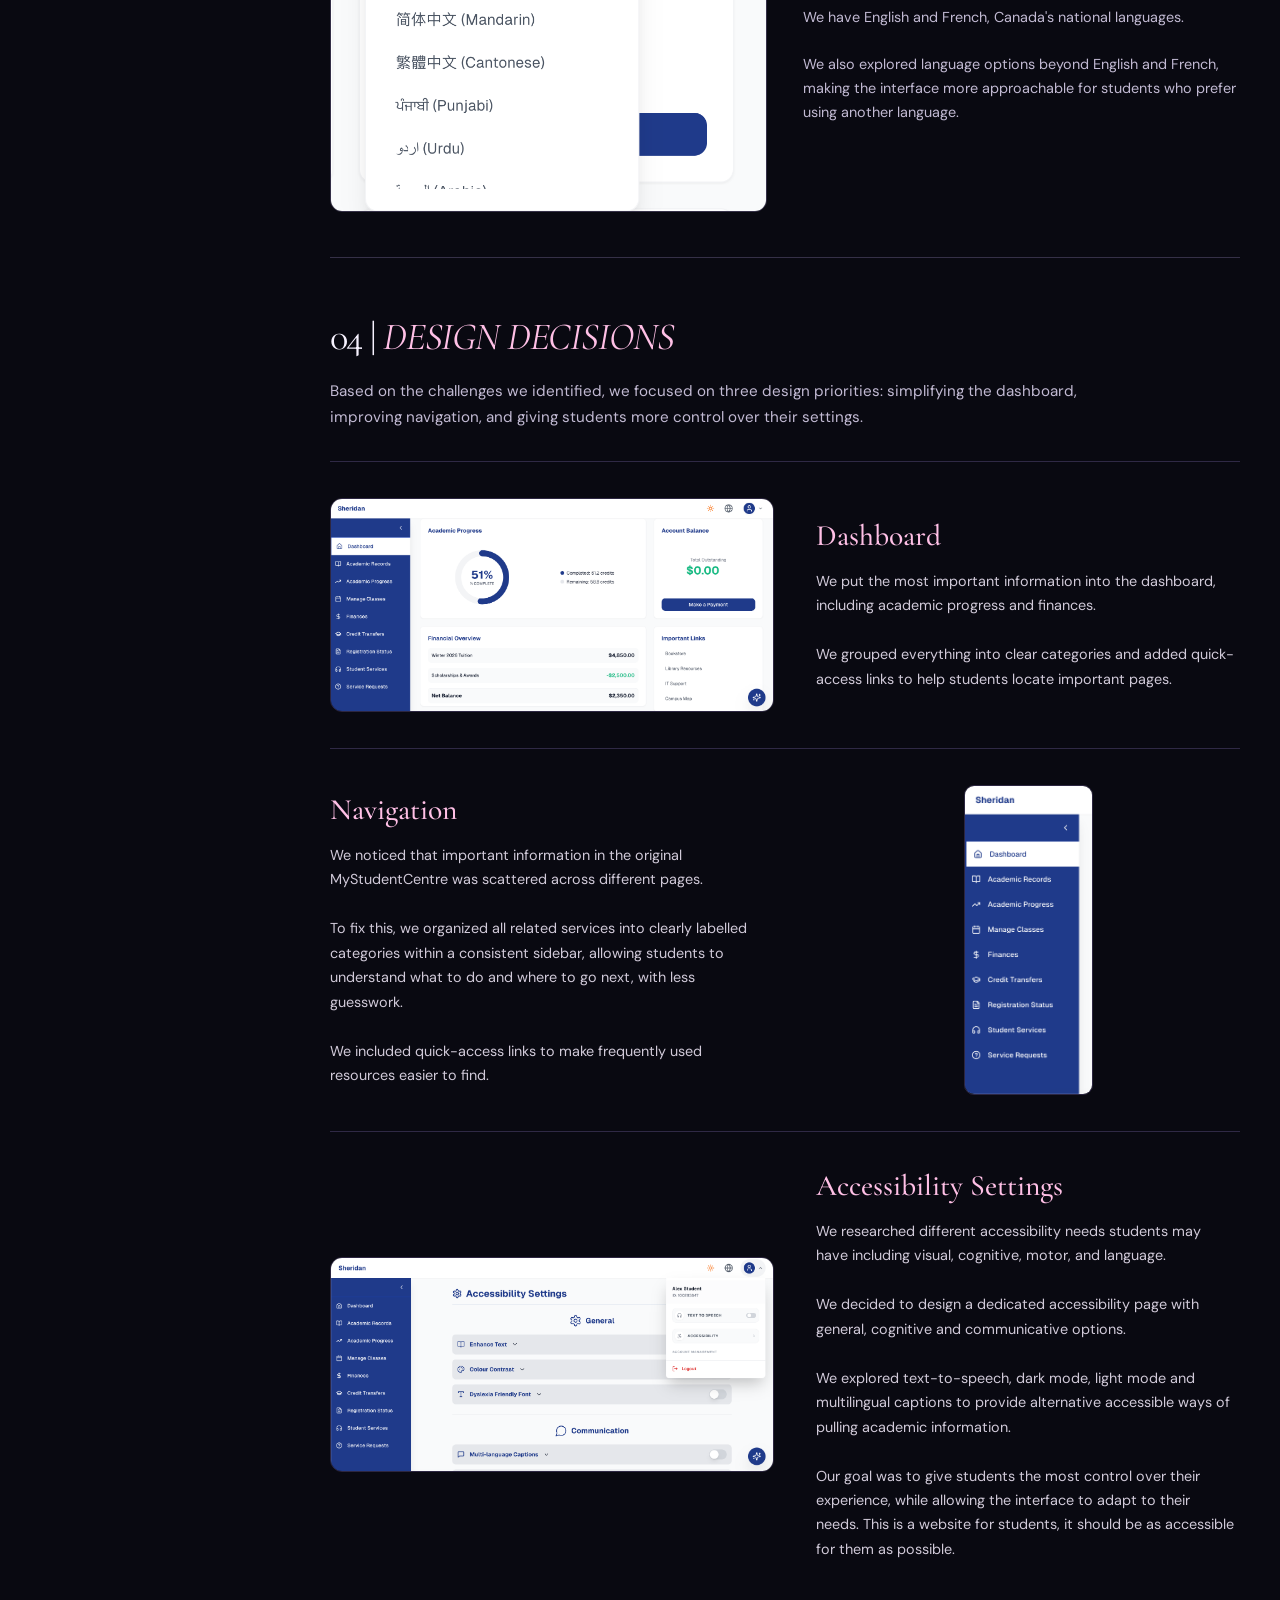
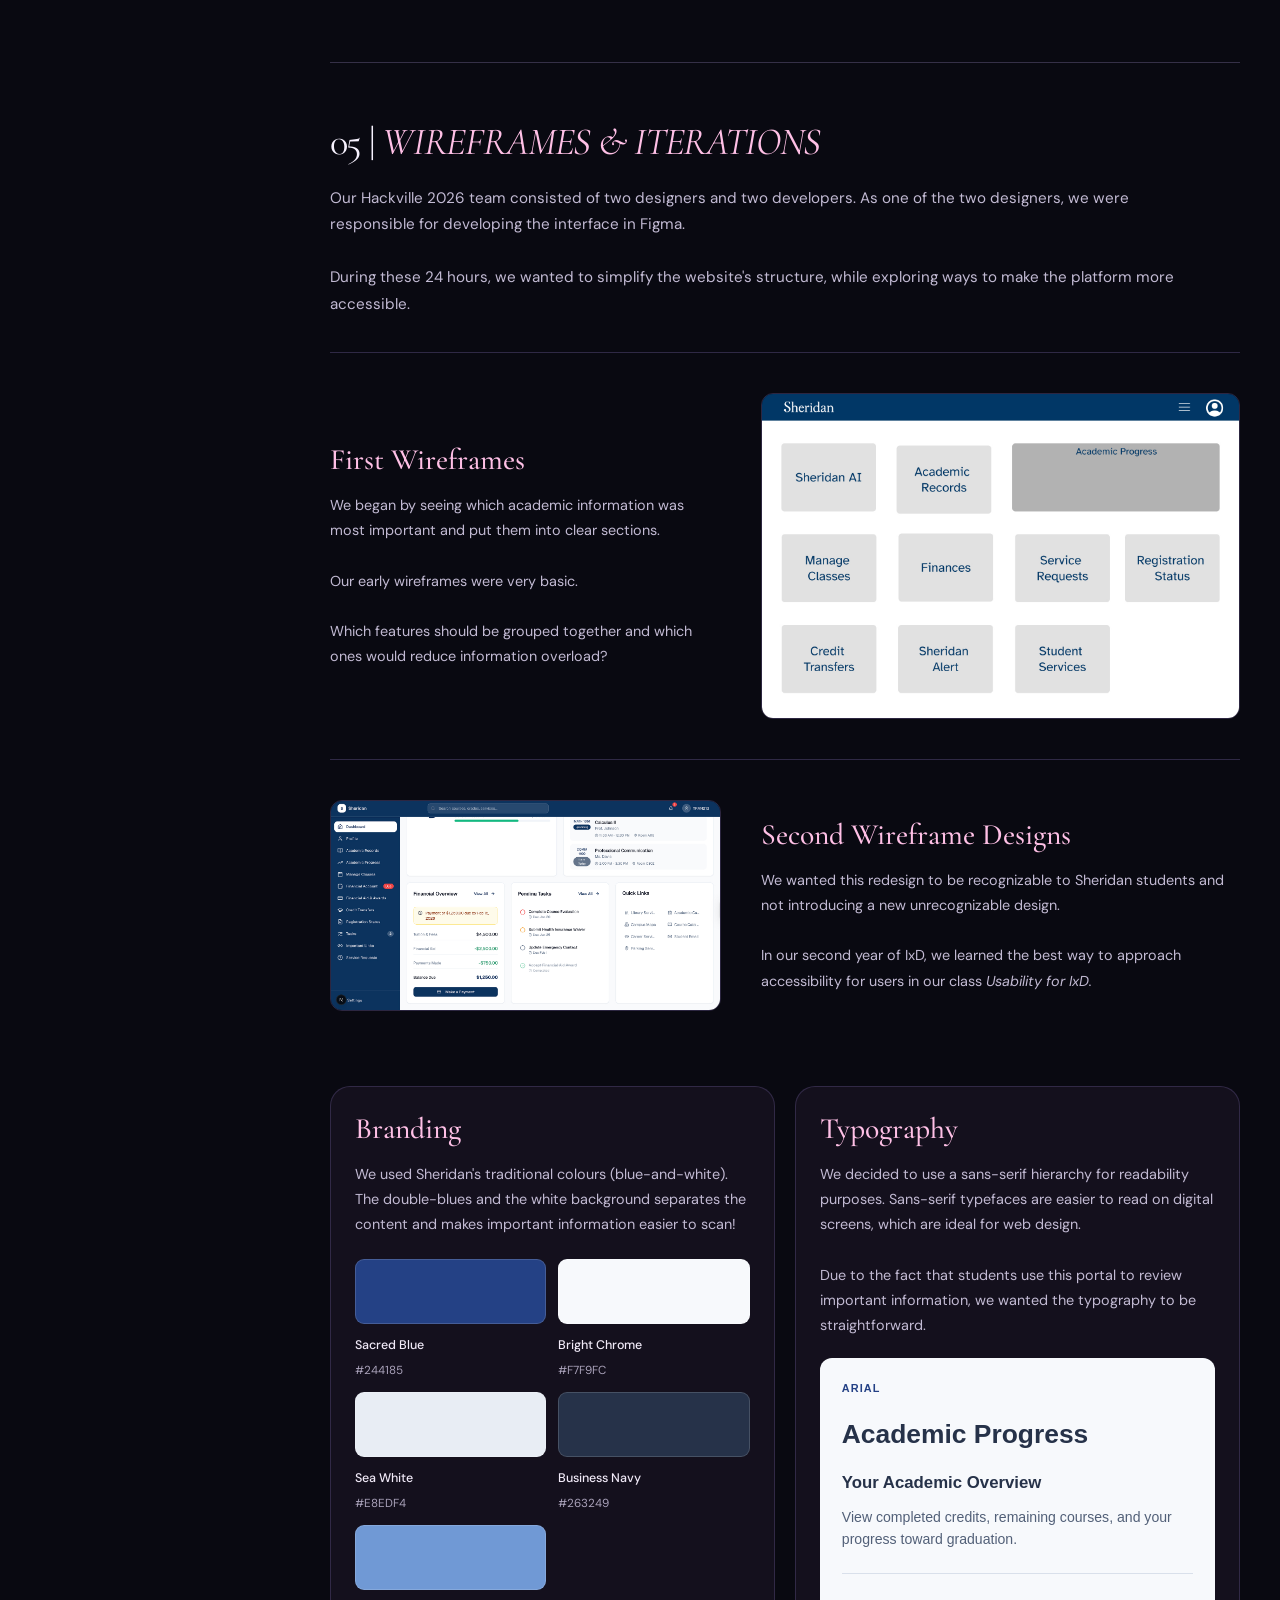
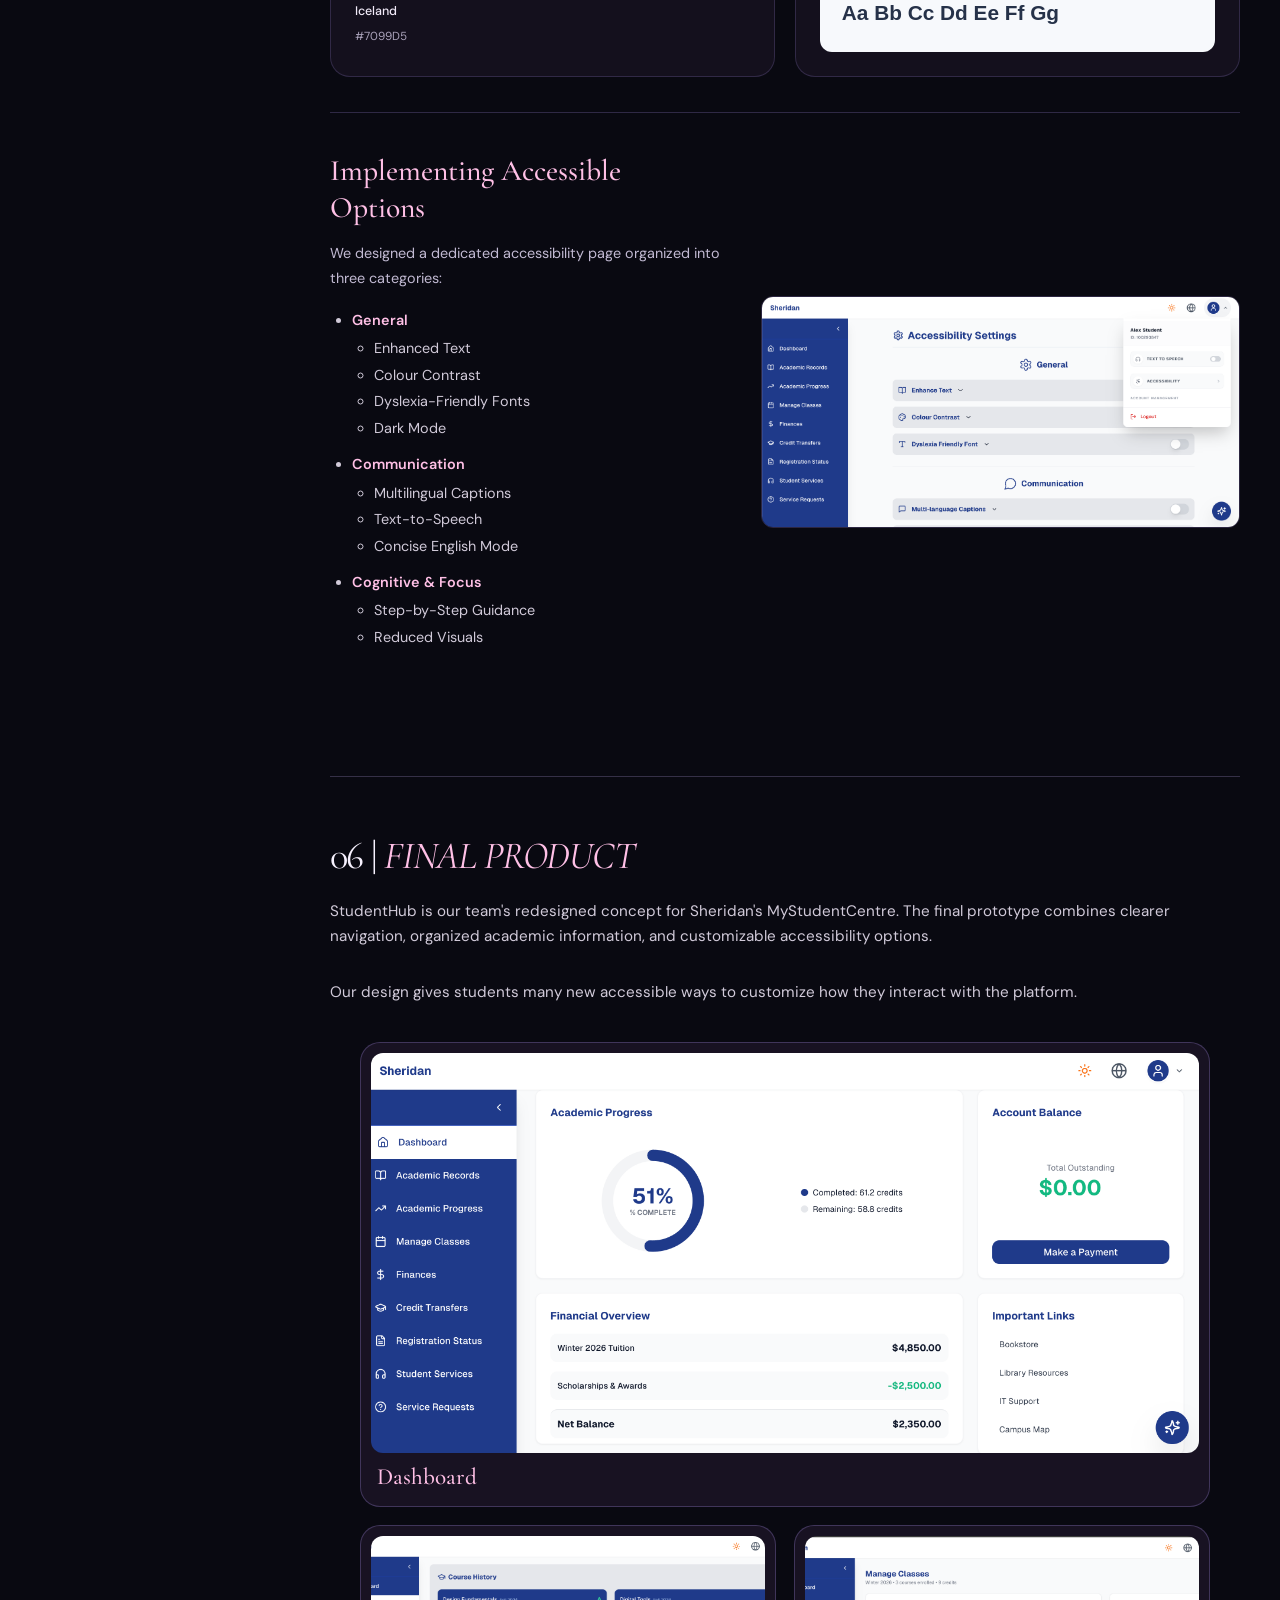
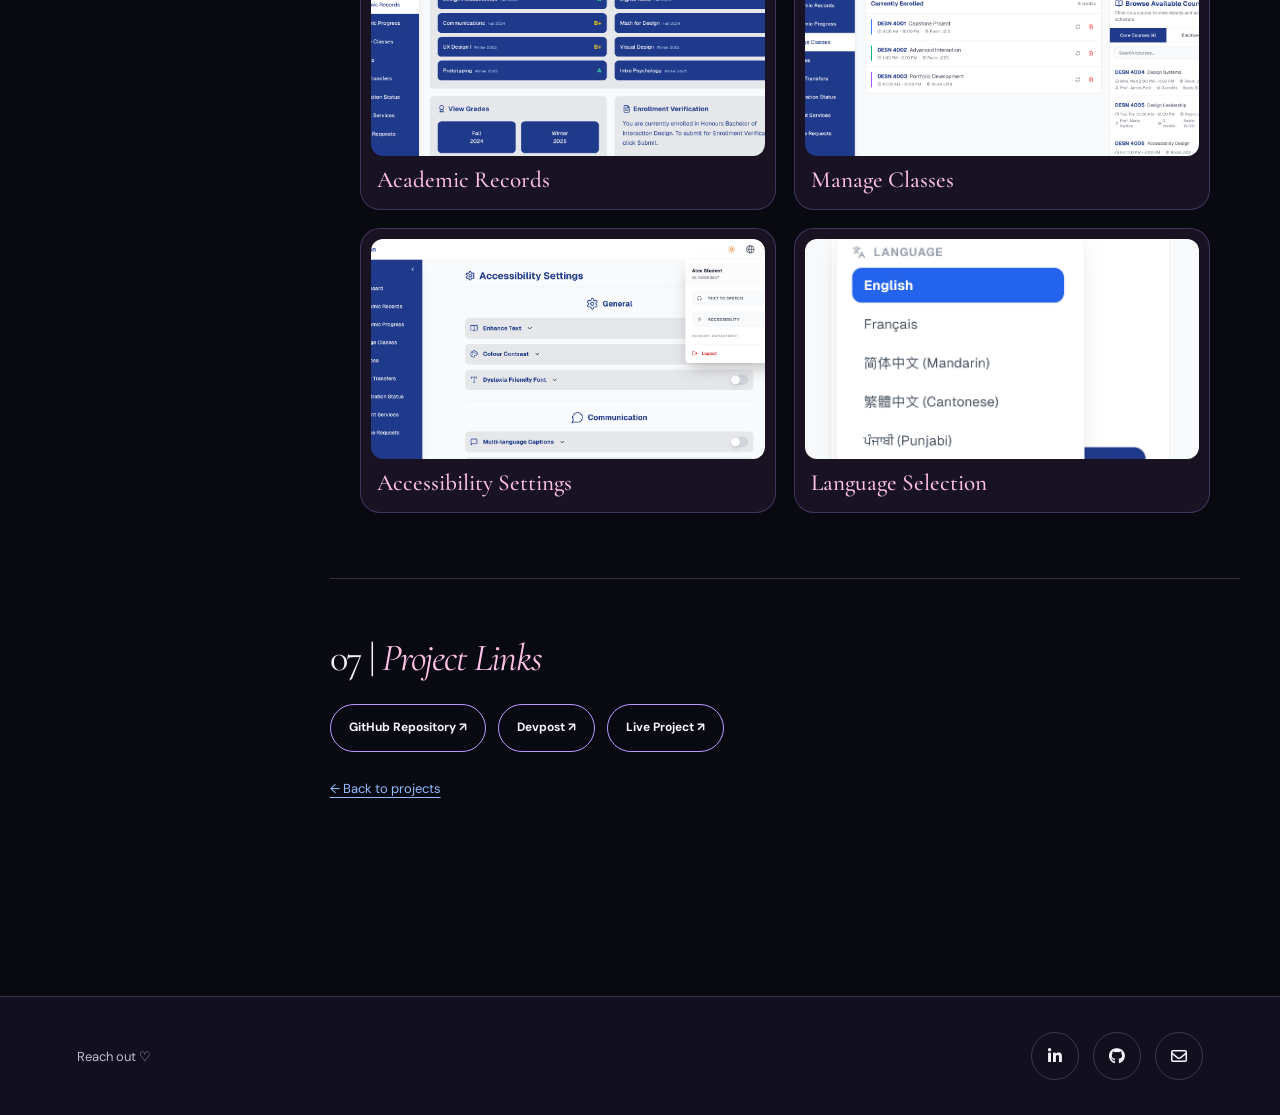
<file: student-centre.html>
<!doctype html>
<html lang="en-CA">

<head>


  <meta charset="utf-8">
  <meta name="viewport" content="width=device-width, initial-scale=1">

  <meta
    name="description"
    content="A team UX/UI case study exploring improvements to a student portal."
  >

  <title>MyStudentCentre Redesign | Case Study</title>
  <link rel="icon" type="image" href="logoimage.png">

  <link rel="stylesheet" href="case-study.css">

  <link
    rel="stylesheet"
    href="https://cdnjs.cloudflare.com/ajax/libs/font-awesome/6.7.2/css/all.min.css"
  >

</head>

<body class="student-centre-page">
  

  <a class="skip-link" href="#main">
    Skip to main content
  </a>

  <header class="case-nav">

    <div class="wrap case-nav__inner">

      <a
        class="case-brand"
        href="index.html"
        aria-label="Emma Rego Oliveira home"
      >
        emma<span>.</span>
        <small>REGO OLIVEIRA</small>
      </a>

      <nav
        class="case-nav__links"
        aria-label="Main navigation"
      >

        <a href="index.html">
          Home
        </a>

        <a href="projects.html">
          Projects
        </a>

        <a href="illustrations.html">
          Illustration
        </a>

        <a href="about.html">
          About Me
        </a>

        <a href="resume.pdf">
          Résumé ↗
        </a>

      </nav>

    </div>

  </header>

  <main id="main">

    <div class="wrap">


<a class="inline-back" href="projects.html">
    ← Back to all projects
</a>

<section
    class="case-hero"
    aria-labelledby="case-title"
>

        <div class="case-hero-copy">
        

          <p class="case-kicker">
            Hackville 2026 Project
          </p>

          <h1 id="case-title">
            ⚚ | MyStudentCentre<br>
            <em>Redesign</em>
          </h1>

          
<p class="sc-hero-description">
  Hackville is a 24-hour hackathon at Sheridan College,
  where students from different fields come together
  to create innovative software solutions.
  The Hackville 2026 theme was accessibility.
</p>

<p class="sc-hero-description">
  During the hackathon, our team decided to redesign
  Sheridan's MyStudentCentre after identifying
  accessibility issues with its interface.
</p>

          
          

          <div class="case-facts">

    <div class="case-fact">
        <span>Role</span>
        <strong>UX/UI Design</strong>
    </div>

    <div class="case-fact">
        <span>Timeline</span>
        <strong>Hackville 2026</strong>
    </div>

    <div class="case-fact">
        <span>Team</span>
        <strong>4 Person Team</strong>
    </div>

    <div class="case-fact">
        <span>Tools</span>
        <strong>Figma, Github</strong>
    </div>
</div>
  </div>
      </section>

<div class="case-body">


        <nav
          class="case-toc"
          aria-label="On this page"
        >

          <p>
            On this page
          </p>

          <a href="#overview">
            01 | Overview
          </a>

          <a href="#problem">
            02 | Problem
          </a>

          <a href="#research">
            03 | Research &amp; Accessibility
          </a>

          <a href="#steps">
            04 | Design Decisions
          </a>

          <a href="#drafts">
            05 | Wireframes &amp; Iterations
          </a>

          <a href="#final">
            06 | Final Product
          </a>

          <a href="#links">
            07 | Project Links
          </a>

        </nav>


        <article>



<section class="case-section" id="overview">

    <div class="portugal-overview-row">

        <figure class="portugal-overview-visual">
            <img
                src="studentcentre_thumbnail.jpeg"
                alt="Illustrated Sheridan student-centre redesign project cover"
                loading="lazy"
            >

            <figcaption>
                STUDENTHUB: BEST UX BY PIXEL PERFECT &amp; FIGMA
            </figcaption>
        </figure>

        <div class="portugal-overview-copy">

            <h2>
                01 | <em>OVERVIEW</em>
            </h2>

            <p>
                For Hackville 2026, our team explored a
                redesign of Sheridan's MyStudentCentre,
                focusing on usability, accessibility,
                and clearer navigation.
            </p>

            <p>
                Our goal was to make the student portal
                easier to navigate, helping students
                find information and access important
                services with less frustration.
            </p>

        </div>

    </div>

</section>

          <section class="case-section" id="problem">

            <span class="section-index">
              
            </span>
   <div class="portugal-problem-two">
            <h2>
              02 | <em> PROBLEM </em>
            </h2>

            <p class="feature-quote">
             “How might we make Sheridan's MyStudentCentre more accessible and intuitive,
              helping students with different accessibility needs find important information
              and navigate the platform with less confusion?”</p>

            </div>
          </section>



<section class="case-section sc-research" id="research">

  <h2>
    03 | <em>RESEARCH &amp; ACCESSIBILITY</em>
  </h2>

  <p class="sc-research-intro">
    The challenge for Hackville 2026 was to design for accessibility.
    With only 24 hours to work, our team of four focused on identifying
    the biggest accessibility barriers in Sheridan's MyStudentCentre.
    <br> <br>
    We worked to explore ways to make the platform easier to use. From our
    own personal experiences and discussions with other users, we identified
    many issues with the website.
  </p>

  <div class="sc-research-layout">

    <div class="sc-research-main">

      <h3>Discover &amp; Define </h3>

      <p>
        While reviewing MyStudentCentre, we noted how
        overwhelming the platform felt. <br> <br>
        
        Important and significant information 
        was surrounded by confusing
        elements, and it was hard to identify what
        students had to do.
      </p>

      <div class="sc-research-barriers">


<div class="sc-barrier">
  <span>01</span>

  <div>
    <h4>Information Overload</h4>


<p>
  Our goal was to simplify MyStudentCentre,
  making information easier to find. <br> <br>
  
  “Streamline the information provided to users by placing an emphasis on
  what is most important and eliminating what is not.” <br><br>
    <em><small>
      — Usably (2024), Information Overload in UX: Navigating Content Complexity.
    </small></em>
</p>

  </div>
</div>


        <div class="sc-barrier">
          <span>02</span>
          <div>
            <h4>User Friction</h4>
            <p>
              
              We discovered that it took multiple steps to complete one action.
              For example, enrolling for classes... <br> <br>
            <small>  &gt; Manage Classes <br>
              &gt; Enroll by My Requirements <br> 
              &gt; Select semester and course <br>
              &gt; View Classes and choose term <br>
              &gt; Select available section <br>
              &gt; Review and accept preferences <br>
              &gt; Submit enrollment <br><br> </small>
            
              “Every moment of user struggle, every point of confusion, is a signal indicating an opportunity for improvement.” <br>
             <small> — Lindqvist (2026), Deconstructing User Friction with Heuristic Frameworks.</small>
              
            </p>
          </div>
        </div>


<div class="sc-barrier">
  <span>03</span>

  <div>
    <h4>Accessibility</h4>

    <p>
      Our redesign explored multiple different accessibility settings
      which could be changed based on the users preferences. <br> <br>
    </p>
    <p>
        “Therefore, color contrast should be selected appropriately such 
        that it does not hinder the readability of the content.” <br><br>
       <em> <small> 
         — Alex Mika (2026), Accessibility in UX Design, Ramotion.
      </small></em>
    </p>
    
  </div>
</div>



<div class="sc-barrier">
  <span>04</span>

  <div>
    <h4>Communication Barriers</h4>

    <p>
      Sheridan College has many international students, as a matter of fact,
      half of my team consisted of international students and the rest were
      children of immigrants. <br> <br>
      
      English-only interfaces and academic
      terminology makes it hard for international
      students to understand important information. <br> <br>
    </p>
    <p>
      <em>
        “Using clear and simple language also benefits
        people whose first language differs from your own.” <br> <br>
       <small> — W3C (1999), Web Content Accessibility Guidelines.</small>
      </em>
    </p>
<br>
  </div>
</div>


      </div>

    </div>

    <aside class="sc-research-quote">

      <blockquote>
        "A user interface is like a joke. If you have to explain it, 
        it’s not that good.”
      </blockquote>

      <p>
        -Martin LeBlanc, CEO and founder of IconFinder
      </p>

    </aside>

  </div>


<div class="sc-research-feature">
  <figure class="sc-research-figure">
    <img
      src="languageoptions.png"
      alt="StudentHub language menu showing several language choices"
      loading="lazy"
    >
  </figure>

  <div class="sc-research-feature-copy">

    <h3>Accessible Language Options</h3>

    <p>
      We have some of the most used languages in the world to
      help students access necessary information. 
      We hope to include more languages in the future.<br><br>
      We have English and French, Canada's national languages.<br><br>
      We also explored language options beyond English and French,
      making the interface more approachable for students who prefer
      using another language.<br><br>
    </p>
  </div>
</div>


</section>


<section class="case-section sc-decisions" id="steps">

  <h2>04 | <em>DESIGN DECISIONS</em></h2>


<p class="sc-decisions-intro">
  Based on the challenges we identified, we focused
  on three design priorities: simplifying the dashboard,
  improving navigation, and giving students more
  control over their settings.
</p>


  <div class="sc-decision-row">

    <figure class="sc-decision-image">
      <img
        src="dashboardfinal.png"
        alt="StudentHub dashboard with academic progress, finances and quick links"
        loading="lazy"
      >
    </figure>

    <div class="sc-decision-copy">

      <h3>Dashboard</h3>

      <p>
        We put the most important information into the dashboard, including
        academic progress and finances. 
        <br> <br>
        We grouped everything into clear categories and added quick-access
        links to help students locate important pages.
      </p>
    </div>

  </div>

  <div class="sc-decision-row sc-decision-reverse">

    <figure class="sc-decision-image">
      <img
        src="navigationcentre.png"
        alt="StudentHub blue sidebar grouping common student services"
        loading="lazy"
      >
    </figure>

    <div class="sc-decision-copy">


<h3>Navigation</h3>

<p>
  We noticed that important information in the original
  MyStudentCentre was scattered across different pages.
<br> <br>
  To fix this, we organized all related services into
  clearly labelled categories within a consistent sidebar,
  allowing students to understand what to do and where to go next,
  with less guesswork.
<br> <br>
  We included quick-access links to make frequently
  used resources easier to find.
</p>
    </div>
  </div>

  
  <div class="sc-decision-row">

    <figure class="sc-decision-image">
      <img
        src="accessibilitysettings.png"
        alt="StudentHub accessibility settings showing text, contrast and language controls"
        loading="lazy"
      >
    </figure>


<div class="sc-decision-copy">

  <h3>Accessibility Settings</h3>

  <p>
    We researched different accessibility needs students may have
    including visual, cognitive, motor, and language. 
<br> <br>
    We decided to design a dedicated accessibility
    page with general, cognitive and communicative options.
<br> <br>
    We explored text-to-speech, dark mode, light mode and multilingual
    captions to provide alternative accessible ways of pulling
    academic information.
<br> <br>
    Our goal was to give students the most control over
    their experience, while allowing the interface to
    adapt to their needs. This is a website for students, it 
    should be as accessible for them as possible.
  </p>

</div>


  </div>


</section>


<section class="case-section sc-process" id="drafts">

  <h2>05 | <em>WIREFRAMES &amp; ITERATIONS</em></h2>


<p class="sc-process-intro">
  Our Hackville 2026 team consisted of two
  designers and two developers. As one of the two designers, we were
  responsible for developing the interface in Figma.
<br> <br>
  During these 24 hours, we wanted to simplify the
  website's structure, while exploring ways to make 
  the platform more accessible.
</p>


  <div class="sc-process-row">

    <div class="sc-process-copy">

      <h3> First Wireframes </h3>

      <p>
        We began by seeing which academic information
        was most important and put them into clear sections.
        
        <br> <br>
        
        Our early wireframes were very basic.
        
   <br> <br>
        
        Which features should be grouped together
        and which ones would reduce information overload?
      </p>
    </div>

    <figure class="sc-process-image">
      <img
        src="firsteverwireframe.jpg"
        alt="Early StudentHub academic records wireframe in Figma"
        loading="lazy"
      >
    </figure>

  </div>

  <div class="sc-process-row sc-process-reverse">

    <div class="sc-process-copy">

      <h3>Second Wireframe Designs</h3>

      <p>
        We wanted this redesign to be recognizable
        to Sheridan students and not introducing
        a new unrecognizable design.
        
<br> <br>

        In our second year of IxD, we
        learned the best way to approach accessibility for users in 
        our class <em>Usability for IxD.</em>
      </p>
    </div>

    <figure class="sc-process-image">
      <img
        src="secondwireframe.jpg"
        alt="Second Wireframes"
        loading="lazy"
      >
    </figure>

  </div>
<div class="identity-duo sc-identity-duo">
  <div class="sc-process-brand identity-panel">

    <h3>Branding</h3>

    <p>
      We used Sheridan's traditional colours (blue-and-white). 
      The double-blues and the white background separates the content
      and makes important information easier to scan!
    </p>

    <div class="sc-process-swatches">

      <div class="sc-process-swatch">
        <div class="sc-swatch-colour sc-swatch-blue"></div>
        <strong>Sacred Blue</strong>
        <span>#244185</span>
      </div>

      <div class="sc-process-swatch">
        <div class="sc-swatch-colour sc-swatch-white"></div>
        <strong>Bright Chrome</strong>
        <span>#F7F9FC</span>
      </div>

      <div class="sc-process-swatch">
        <div class="sc-swatch-colour sc-swatch-grey"></div>
        <strong>Sea White</strong>
        <span>#E8EDF4</span>
      </div>

      <div class="sc-process-swatch">
        <div class="sc-swatch-colour sc-swatch-text"></div>
        <strong>Business Navy</strong>
        <span>#263249</span>
      </div>

      <div class="sc-process-swatch">
        <div class="sc-swatch-colour sc-swatch-accent"></div>
        <strong>Iceland</strong>
        <span>#7099D5</span>
      </div>

    </div>

  </div>

<div class="sc-process-type identity-panel">

    <div class="sc-process-copy">

      <h3>Typography</h3>

      <p>
        We decided to use a sans-serif hierarchy for
        readability purposes. Sans-serif typefaces are easier 
        to read on digital screens, which are ideal for web design.
<br> <br>
        Due to the fact that students use this portal to review
        important information, we wanted the
        typography to be straightforward.
      </p>
    </div>

    <div class="sc-type-specimen">

      <span class="sc-type-eyebrow">
        ARIAL
      </span>

      <h4>Academic Progress</h4>

      <h5>Your Academic Overview</h5>

      <p>
        View completed credits, remaining courses,
        and your progress toward graduation.
      </p>

      <div class="sc-type-divider"></div>

      <div class="sc-type-sample">
        <span>Aa Bb Cc Dd Ee Ff Gg</span>
      </div>

    </div>

  </div>


    </div>


<div class="sc-process-row sc-process-final">

  <div class="sc-process-copy">
    <h3>Implementing Accessible Options</h3>

    <p>
      We designed a dedicated accessibility page
      organized into three categories:
    </p>

    <ul class="sc-accessibility-list">
      <li>
        <strong>General</strong>
        <ul>
          <li>Enhanced Text</li>
          <li>Colour Contrast</li>
          <li>Dyslexia-Friendly Fonts</li>
          <li>Dark Mode</li>
        </ul>
      </li>

      <li>
        <strong>Communication</strong>
        <ul>
          <li>Multilingual Captions</li>
          <li>Text-to-Speech</li>
          <li>Concise English Mode</li>
        </ul>
      </li>

      <li>
        <strong>Cognitive &amp; Focus</strong>
        <ul>
          <li>Step-by-Step Guidance</li>
          <li>Reduced Visuals</li>
        </ul>
      </li>
    </ul>
  </div>

  <figure class="sc-process-image">
    <img
      src="accessibilitysettings.png"
      alt="StudentHub accessibility settings interface"
      loading="lazy"
    >
  </figure>

</div>

</section>



  
<section class="case-section sc-final" id="final">

  <h2>06 | <em>FINAL PRODUCT</em></h2>


<p class="sc-final-intro">
  StudentHub is our team's redesigned concept for
  Sheridan's MyStudentCentre. The final prototype
  combines clearer navigation, organized academic
  information, and customizable accessibility options.
</p>


  <p class="sc-final-intro">
    Our design gives students many new accessible ways to
    customize how they interact with the platform.
  </p>

  <div class="sc-final-gallery">

    <figure class="sc-final-card sc-final-featured">
      <img
        src="dashboardfinal.png"
        alt="StudentHub dashboard with academic progress, finances and quick links"
        loading="lazy"
      >
      <figcaption>Dashboard</figcaption>
    </figure>

    <figure class="sc-final-card">
      <img
        src="academicrecordsfinal.png"
        alt="StudentHub academic records page showing course history"
        loading="lazy"
      >
      <figcaption>Academic Records</figcaption>
    </figure>

    <figure class="sc-final-card">
      <img
        src="manageclassesfinal.png"
        alt="StudentHub manage classes page with enrolled courses and course search"
        loading="lazy"
      >
      <figcaption>Manage Classes</figcaption>
    </figure>

    <figure class="sc-final-card">
      <img
        src="accessibilitysettings.png"
        alt="StudentHub accessibility settings showing text, contrast and language controls"
        loading="lazy"
      >
      <figcaption>Accessibility Settings</figcaption>
    </figure>

    <figure class="sc-final-card">
      <img
        src="languageoptions.png"
        alt="StudentHub multilingual options dropdown open over the portal"
        loading="lazy"
      >
      <figcaption>Language Selection</figcaption>
    </figure>

  </div>

</section>



          <section
            class="case-section"
            id="links"
          >

            <h2>
              07 | <em> Project Links </em>
            </h2>


            <div class="case-links">

 <a
                  class="case-link-button"
                  href="https://github.com/altraan/MyBetterStudentCenter"
                  target="_blank"
                  rel="noopener noreferrer"
                >
                  GitHub Repository ↗
                </a>
              
               <a
                  class="case-link-button"
                  href="https://devpost.com/software/student-hub-2mprzi"
                  target="_blank"
                  rel="noopener noreferrer"
                >
                  Devpost ↗
                </a>
              
                <a
                  class="case-link-button"
                  href="https://studenthub-gilt.vercel.app/"
                  target="_blank"
                  rel="noopener noreferrer"
                >
                  Live Project ↗
                </a>


            </div>

            <a class="inline-back" href="projects.html">
              ← Back to projects
            </a>

          </section>

        </article>

      </div>

    </div>

  </main>


  <footer class="social-footer" id="contact">

    <div class="footer-content">

      <div class="footer-text">

        <p>
          Reach out ♡
        </p>

      </div>


      <div class="footer-socials">

        <a
          href="https://www.linkedin.com/in/emma-rego-oliveira/"
          target="_blank"
          rel="noopener noreferrer"
          aria-label="LinkedIn"
        >

          <i
            class="fa-brands fa-linkedin-in"
            aria-hidden="true"
          ></i>

        </a>

        <a
          href="https://github.com/emmaregooliveira"
          target="_blank"
          rel="noopener noreferrer"
          aria-label="GitHub"
        >

          <i
            class="fa-brands fa-github"
            aria-hidden="true"
          ></i>

        </a>

        <a
          href="mailto:emma200510@icloud.com"
          aria-label="Email"
        >

          <i
            class="fa-regular fa-envelope"
            aria-hidden="true"
          ></i>

        </a>

      </div>

    </div>

  </footer>

</body>
</html>
</file>
<file: styles.css>
@import url('https://fonts.googleapis.com/css2?family=DM+Sans:wght@400;500;600;700;800&family=Playfair+Display:ital,wght@0,400;0,500;1,400;1,500&display=swap');

:root {
  color-scheme: dark;

  --bg: #090911;
  --bg2: #100f1c;
  --panel: #191527;
  --card: #211a32;
  --pill: #272038;

  --ink: #f7f2ff;
  --muted: #c2bad3;
  --line: rgba(197, 177, 250, .23);

  --accent: #b89aff;
  --accent2: #ffc0e6;
  --blue: #91bdff;

  --button: #eee7ff;
  --buttonInk: #171026;
  --shadow: rgba(0, 0, 0, .37);

  --serif: 'Playfair Display', Georgia, serif;
  --sans: 'DM Sans', Arial, sans-serif;
  --radius: 20px;
}

/* 01 — FOUNDATION */

*,
*::before,
*::after {
  box-sizing: border-box;
}

html {
  scroll-behavior: smooth;
}

body {
  margin: 0;
  min-width: 320px;
  background: var(--bg);
  color: var(--ink);
  font: 400 16px/1.7 var(--sans);
}

a {
  color: inherit;
  text-decoration: none;
}

button,
input,
textarea {
  font: inherit;
}

img,
svg {
  display: block;
  max-width: 100%;
}

::selection {
  background: var(--accent);
  color: #150e20;
}

:where(a, button, input, textarea, summary):focus-visible {
  outline: 3px solid var(--blue);
  outline-offset: 4px;
}

.visually-hidden {
  position: absolute;
  width: 1px;
  height: 1px;
  padding: 0;
  margin: -1px;
  overflow: hidden;
  clip: rect(0, 0, 0, 0);
  white-space: nowrap;
  border: 0;
}

.skip {
  position: absolute;
  left: 16px;
  top: -100px;
  z-index: 100;
  padding: 12px 18px;
  background: var(--button);
  color: var(--buttonInk);
}

.skip:focus {
  top: 10px;
}

.page {
  max-width: 1512px;
  margin-inline: auto;
  padding-inline: 34px;
}

.serif {
  font-family: var(--serif);
  font-weight: 400;
}

.upper {
  font-size: 10px;
  font-weight: 800;
  letter-spacing: .22em;
  text-transform: uppercase;
}

.muted {
  color: var(--muted);
}

.eyebrow {
  display: flex;
  align-items: center;
  gap: 14px;
  color: var(--accent2);
}

.eyebrow::before {
  content: '';
  width: 25px;
  height: 1px;
  background: currentColor;
}

h2 {
  margin: 15px 0 0;
  font: 400 clamp(35px, 4.2vw, 68px)/1.17 var(--serif);
  letter-spacing: -.05em;
}

h2 em {
  color: var(--accent);
  font-weight: 400;
}

.topbar {
  position: relative;
  z-index: 10;
  background: var(--bg);
  border-bottom: 1px solid var(--line);
}

.nav {
  min-height: 80px;
  display: flex;
  align-items: center;
  justify-content: space-between;
  gap: 20px;
}

.brand {
  font: 400 26px/1.1 var(--serif);
  letter-spacing: -.08em;
  white-space: nowrap;
}

.brand span {
  color: var(--accent2);
}

.brand small {
  display: block;
  margin-top: 1px;
  font: 700 8px/1.6 var(--sans);
  letter-spacing: .2em;
  text-transform: uppercase;
}

.navlinks {
  display: flex;
  flex-wrap: wrap;
  align-items: center;
  gap: clamp(12px, 2.3vw, 33px);
}

.navlinks a {
  font-size: 11px;
  font-weight: 800;
  text-transform: uppercase;
  letter-spacing: .09em;
  transition: color .2s;
}

.navlinks a:hover,
.navlinks a[aria-current="page"] {
  color: var(--accent2);
}


.hero-shell {
  padding-top: 20px;
}

.hero {
  position: relative;
  isolation: isolate;
  min-height: 650px;
  overflow: hidden;
  border: 1px solid var(--line);
  border-radius: 30px;
  background:
    radial-gradient(
      ellipse 44% 70% at 81% 48%,
      rgba(137, 105, 230, .32),
      transparent 90%
    ),
    radial-gradient(
      ellipse at 76% 95%,
      rgba(61, 128, 222, .15),
      transparent 50%
    ),
    linear-gradient(
      125deg,
      #090911 5%,
      #1d152e 65%,
      #0c0a17 100%
    );
  box-shadow: 0 30px 80px var(--shadow);
}

.hero::before {
  content: '';
  position: absolute;
  inset: 0;
  z-index: 0;
  pointer-events: none;
  background-image:
    linear-gradient(rgba(255,255,255,.025) 1px,transparent 1px),
    linear-gradient(90deg,rgba(255,255,255,.025) 1px,transparent 1px);
  background-size: 55px 55px;
  mask-image: linear-gradient(90deg, transparent, black);
}

.hero::after {
  content: '';
  position: absolute;
  inset: auto 0 0;
  height: 34%;
  z-index: 1;
  pointer-events: none;
  background: linear-gradient(
    transparent,
    rgba(4, 3, 10, .65)
  );
}

.hero-num {
  position: absolute;
  top: 22px;
  right: 28px;
  z-index: 4;
  color: var(--muted);
  font-size: 10px;
  letter-spacing: .22em;
}

.hero-word {
  position: absolute;
  inset: 38px 0 auto;
  z-index: 0;
  pointer-events: none;
  user-select: none;
  text-align: center;
  white-space: nowrap;
  font: 900 clamp(150px, 26vw, 410px)/.9 Impact, 'Arial Black', sans-serif;
  letter-spacing: -.045em;
  color: rgba(233, 217, 255, .08);
}

.hero-grid {
  position: relative;
  z-index: 3;
  display: grid;
  grid-template-columns: 1fr 1fr;
  min-height: 650px;
  align-items: end;
}

.hero-copy {
  position: relative;
  z-index: 4;
  max-width: 550px;
  padding: 90px 0 87px 62px;
}

.hero-copy .upper {
  color: var(--accent2);
}

.hero h1 {
  max-width: 640px;
  margin: 24px 0 20px;
  font-size: clamp(44px, 5.1vw, 81px);
  line-height: 1.12;
  letter-spacing: -.055em;
}

.hero h1 em {
  color: var(--accent);
  font-weight: 400;
}

.hero-copy .sub {
  max-width: 380px;
  color: var(--muted);
  font-size: 15px;
  line-height: 1.85;
}

.cta-row {
  display: flex;
  flex-wrap: wrap;
  align-items: center;
  gap: 12px;
  margin-top: 32px;
}

.btn {
  display: inline-flex;
  align-items: center;
  justify-content: space-between;
  gap: 24px;
  min-height: 47px;
  padding: 13px 20px;
  border: 1px solid var(--button);
  border-radius: 7px;
  background: var(--button);
  color: var(--buttonInk);
  font-size: 11px;
  font-weight: 800;
  letter-spacing: .04em;
  transition:
    transform .2s,
    background .2s,
    border-color .2s;
}

.btn:hover {
  transform: translateY(-3px);
  background: #f9dfff;
  border-color: #f9dfff;
}

.btn-outline {
  background: transparent;
  color: var(--ink);
  border-color: var(--line);
}

.btn-outline:hover {
  background: var(--pill);
  border-color: var(--accent);
}


.hero-art {
  position: relative;
  z-index: 2;
  height: 650px;
  overflow: hidden;
}

.muse-art {
  position: absolute;
  top: 18px;
  right: -10px;
  width: 650px;
  height: 640px;
  max-width: none;
  object-fit: contain;
  filter: drop-shadow(
    0 0 35px rgba(130, 85, 197, .18)
  );
}

.hero-art .orbit-note {
  position: absolute;
  top: 85px;
  right: 20px;
  z-index: 2;
  color: var(--muted);
  font-size: 9px;
  letter-spacing: .2em;
  writing-mode: vertical-rl;
}

.hero-bottom {
  position: absolute;
  inset: auto 0 0;
  z-index: 5;
  display: flex;
  justify-content: space-between;
  gap: 14px;
  align-items: center;
  padding: 15px 30px;
  border-top: 1px solid var(--line);
  color: var(--muted);
  font-size: 9px;
  letter-spacing: .18em;
  text-transform: uppercase;
}

.marquee {
  display: flex;
  justify-content: space-between;
  gap: 20px;
  margin-top: 29px;
  padding-bottom: 24px;
  border-bottom: 1px solid var(--line);
  color: var(--muted);
  font-size: 10px;
  letter-spacing: .16em;
  text-transform: uppercase;
}

.marquee span:nth-child(2) {
  text-align: center;
}


.section {
  padding-top: 105px;
  scroll-margin-top: 24px;
}

.section-header {
  display: grid;
  grid-template-columns: 1fr minmax(250px, 420px);
  gap: 50px;
  align-items: end;
  margin-bottom: 40px;
}

.section-header p {
  max-width: 395px;
  margin: 0;
  color: var(--muted);
  font-size: 14px;
}

.projects {
  display: grid;
  grid-template-columns: repeat(2, minmax(0, 1fr));
  gap: 24px;
}

.project-card {
  display: block;
  min-width: 0;
}

.project-frame {
  position: relative;
  display: grid;
  place-items: center;
  height: 385px;
  overflow: hidden;
  border: 1px solid var(--line);
  border-radius: 14px;
  background: var(--card);
  transition: border-color .3s, transform .3s;
}

.project-card:hover .project-frame {
  border-color: var(--accent);
  transform: translateY(-5px);
}

.project-frame img {
  width: 100%;
  height: 100%;
  max-height: none;
  padding: 0;
  border-radius: 0;
  object-fit: cover;
  object-position: center;
}

.portugal-frame {
  background:
    radial-gradient(
      circle at 35% 25%,
      #a06dca,
      #3a265c 46%,
      #130f28
    );
}

.portal-frame {
  background:
    radial-gradient(
      circle at 48% 32%,
      #f7cae9,
      #c3a7ec 45%,
      #6f7ebc
    );
}

.frame-tag {
  position: absolute;
  top: 18px;
  left: 18px;
  z-index: 2;
  padding: 7px 12px;
  border-radius: 40px;
  background: #f5eaff;
  color: #241833;
  font-size: 9px;
  font-weight: 800;
  letter-spacing: .12em;
  text-transform: uppercase;
}

.project-card .meta {
  margin: 18px 0 8px;
  color: var(--accent2);
  font-size: 10px;
  letter-spacing: .1em;
  text-transform: uppercase;
}

.project-card h3 {
  display: flex;
  justify-content: space-between;
  gap: 10px;
  margin: 0;
  font: 400 clamp(23px, 2.3vw, 33px)/1.2 var(--serif);
  letter-spacing: -.03em;
}

.project-card h3 .arrow {
  color: var(--blue);
  font: 23px Arial, sans-serif;
}

.project-card > p:last-child {
  max-width: 510px;
  margin: 12px 0 0;
  color: var(--muted);
  font-size: 13px;
  line-height: 1.8;
}


.portal-wireframe {
  width: 78%;
  max-width: 380px;
  overflow: hidden;
  border: 9px solid #f1edff;
  border-radius: 10px;
  background: #faf8ff;
  box-shadow: 14px 19px 40px rgba(45,32,71,.3);
  color: #23233f;
  transform: rotate(-6deg);
}

.portal-top {
  display: flex;
  justify-content: space-between;
  align-items: center;
  height: 50px;
  padding: 0 20px;
  background: #38366f;
  color: white;
  font-size: 12px;
  font-weight: 700;
}

.portal-ui {
  padding: 21px;
}

.portal-line {
  width: 80%;
  height: 8px;
  margin: 10px 0;
  border-radius: 9px;
  background: #d9ddea;
}

.portal-line.short {
  width: 53%;
  background: #b89aff;
}

.portal-blocks {
  display: flex;
  gap: 13px;
  margin-top: 20px;
}

.portal-blocks span {
  flex: 1;
  height: 75px;
  border-radius: 8px;
  background: linear-gradient(
    145deg,
    #f9d7ed,
    #adceff
  );
}

.placeholder-label {
  position: absolute;
  right: 15px;
  bottom: 12px;
  left: 15px;
  color: white;
  font-size: 9px;
  letter-spacing: .07em;
  text-align: center;
  text-transform: uppercase;
}


.manifesto {
  margin-top: 120px;
  border-block: 1px solid var(--line);
  background: linear-gradient(
    130deg,
    var(--bg2),
    var(--panel)
  );
}

.manifesto .inner {
  display: grid;
  grid-template-columns: 1fr 2fr;
  gap: 50px;
  padding-top: 85px;
  padding-bottom: 92px;
}

.manifesto blockquote {
  max-width: 900px;
  margin: 0;
  font: 400 clamp(29px, 4vw, 57px)/1.34 var(--serif);
  letter-spacing: -.04em;
}

.manifesto blockquote em {
  color: var(--accent2);
}

.manifesto a {
  display: inline-block;
  margin-top: 25px;
  padding-bottom: 5px;
  border-bottom: 1px solid var(--blue);
  font-size: 12px;
  font-weight: 700;
}


.philosophy-left {
  display: flex;
  flex-direction: column;
  align-items: flex-start;
}

.philosophy-photo {
  width: 100%;
  max-width: 420px;
  aspect-ratio: 4 / 5;
  margin: 30px 0 0;
  overflow: hidden;
  border: 1px solid var(--line);
  border-radius: 14px;
  background: var(--card);
}

.philosophy-photo img {
  width: 100%;
  height: 100%;
  object-fit: cover;
  transition: transform .4s;
}

.philosophy-photo:hover img {
  transform: scale(1.03);
}


.upcoming-grid {
  display: grid;
  grid-template-columns: repeat(4, minmax(0, 1fr));
  gap: 13px;
}

.upcoming {
  min-height: 190px;
  padding: 24px;
  border: 1px solid var(--line);
  border-radius: 12px;
  background: var(--panel);
}

.upcoming .number {
  color: var(--accent2);
  font-size: 10px;
  letter-spacing: .15em;
}

.upcoming h3 {
  margin: 22px 0 14px;
  font: 400 22px/1.25 var(--serif);
}

.upcoming p {
  margin: 0;
  color: var(--muted);
  font-size: 11px;
}

.upcoming-link {
  display: block;
  transition: border-color .2s, transform .2s;
}

.upcoming-link:hover {
  border-color: var(--accent);
  transform: translateY(-3px);
}

/* 10 — ABOUT */

.about-grid {
  display: grid;
  grid-template-columns: minmax(210px, .8fr) minmax(300px, 1.5fr);
  gap: 75px;
  padding-bottom: 12px;
}

.about-intro {
  max-width: 690px;
  color: var(--ink);
  font-size: 17px;
}

.about-copy p {
  max-width: 700px;
  color: var(--muted);
  font-size: 14px;
  line-height: 1.93;
}

.skills {
  display: flex;
  flex-wrap: wrap;
  gap: 9px;
  margin-top: 26px;
}

.skills span {
  padding: 7px 12px;
  border: 1px solid var(--line);
  border-radius: 99px;
  background: var(--pill);
  font-size: 11px;
}

/* 11 — CASE STUDIES ON THE HOMEPAGE */

.case-study {
  padding-top: 110px;
  scroll-margin-top: 24px;
}

.case-rule {
  height: 1px;
  margin-bottom: 32px;
  background: var(--line);
}

.case-top {
  display: grid;
  grid-template-columns: 1fr 1fr;
  gap: 65px;
  margin-bottom: 42px;
}

.case-top h2 {
  margin-top: 11px;
}

.case-summary {
  max-width: 600px;
  margin-top: 10px;
  color: var(--muted);
  font-size: 16px;
}

.case-facts {
  display: grid;
  grid-template-columns: repeat(4, minmax(0, 1fr));
  gap: 18px;
  margin-bottom: 32px;
  padding: 23px 0;
  border-block: 1px solid var(--line);
}

.case-facts .name {
  color: var(--accent2);
  font-size: 10px;
  letter-spacing: .18em;
  text-transform: uppercase;
}

.case-facts div p {
  margin: 9px 0 0;
  font-size: 13px;
  line-height: 1.5;
}

.hero-screenshot {
  margin: 0;
  padding: 20px;
  border: 1px solid var(--line);
  border-radius: 15px;
  background: var(--card);
}

.hero-screenshot img {
  width: 100%;
  border-radius: 8px;
  object-fit: cover;
}

figcaption {
  margin-top: 12px;
  color: var(--muted);
  font-size: 11px;
  line-height: 1.5;
}

/* 12 — CASE STUDY CONTENT */

.case-columns {
  display: grid;
  grid-template-columns: 230px minmax(0, 1fr);
  gap: 80px;
  margin-top: 70px;
}

.case-toc {
  position: sticky;
  top: 22px;
  align-self: start;
  display: flex;
  flex-direction: column;
  gap: 10px;
}

.case-toc a {
  color: var(--muted);
  font-size: 11px;
}

.case-toc a:hover {
  color: var(--blue);
}

.case-content {
  max-width: 860px;
}

.case-block {
  margin-bottom: 80px;
  scroll-margin-top: 38px;
}

.case-block h3 {
  margin: 10px 0 22px;
  font: 400 clamp(27px, 3vw, 45px)/1.2 var(--serif);
  letter-spacing: -.04em;
}

.case-block p {
  color: var(--muted);
  font-size: 15px;
  line-height: 1.85;
}

.case-block strong {
  color: var(--ink);
}

.case-block .question {
  margin: 26px 0;
  padding: 22px 26px;
  border-left: 2px solid var(--accent);
  color: var(--ink);
  font: italic 400 22px/1.5 var(--serif);
}

/* 13 — TIMELINE */

.timeline {
  display: grid;
  grid-template-columns: repeat(6, 1fr);
  gap: 7px;
  margin: 30px 0;
}

.timeline div {
  position: relative;
  padding-top: 16px;
  border-top: 2px solid var(--accent);
  color: var(--ink);
  font-size: 11px;
  line-height: 1.5;
}

.timeline div::before {
  content: '';
  position: absolute;
  top: -5px;
  left: 0;
  width: 8px;
  height: 8px;
  border-radius: 50%;
  background: var(--accent2);
}

.timeline small {
  display: block;
  margin-bottom: 5px;
  color: var(--muted);
  font-size: 9px;
  letter-spacing: .09em;
}

/* 14 — CASE STUDY FIGURES */

.evidence-grid {
  display: grid;
  grid-template-columns: 1fr 1fr;
  gap: 15px;
  margin: 28px 0;
}

.evidence-grid figure,
.evidence-wide {
  margin: 0;
  padding: 12px;
  border: 1px solid var(--line);
  border-radius: 13px;
  background: var(--panel);
}

.evidence-wide {
  margin: 28px 0;
}

.evidence-grid img,
.evidence-wide img {
  width: 100%;
  border-radius: 6px;
}

/* 15 — INSIGHTS */

.insights {
  margin: 24px 0;
  border-top: 1px solid var(--line);
}

.insight {
  display: grid;
  grid-template-columns: 124px 1fr;
  gap: 15px;
  padding: 20px 0;
  border-bottom: 1px solid var(--line);
}

.insight span {
  color: var(--blue);
  font-size: 10px;
  letter-spacing: .1em;
  text-transform: uppercase;
}

.insight p,
.note p {
  margin: 0 !important;
}

.note {
  margin: 22px 0;
  padding: 20px 23px;
  border: 1px solid var(--line);
  border-radius: 12px;
  background: var(--pill);
}

/* 16 — CONTACT */

.contact {
  margin-top: 120px;
  padding: 100px 0 70px;
  border-top: 1px solid var(--line);
  background:
    radial-gradient(
      ellipse at 50% 130%,
      rgba(134, 91, 220, .3),
      transparent 67%
    ),
    var(--bg2);
  text-align: center;
}

.contact h2 {
  max-width: 900px;
  margin: 20px auto 28px;
  font-size: clamp(45px, 6vw, 86px);
}

.contact p {
  max-width: 450px;
  margin: 0 auto 25px;
  color: var(--muted);
  font-size: 14px;
}

.vis-credits {
  margin-top: 26px;
  color: var(--muted);
  font-size: 10px;
}

.vis-credits a {
  text-decoration: underline;
}

/* 17 — FOOTER */

.footer {
  display: flex;
  justify-content: space-between;
  gap: 20px;
  padding: 30px 0;
  border-top: 1px solid var(--line);
  color: var(--muted);
  font-size: 11px;
}

.footer a:hover {
  color: var(--accent);
}

.social-footer {
  width: 100%;
  padding: 35px 6%;
  border-top: 1px solid var(--line);
  background: var(--bg2);
}

.footer-content {
  display: flex;
  justify-content: space-between;
  align-items: center;
  gap: 25px;
  max-width: 1400px;
  margin: auto;
}

.footer-text p {
  margin: 0;
  color: var(--muted);
  font-size: 13px;
  letter-spacing: .04em;
}

.footer-socials {
  display: flex;
  justify-content: center;
  flex-wrap: wrap;
  gap: 18px;
}

.footer-socials a {
  display: flex;
  justify-content: center;
  align-items: center;
  width: 52px;
  height: 52px;
  border: 1px solid var(--line);
  border-radius: 50%;
  font-size: 20px;
  transition:
    background .3s,
    color .3s,
    transform .3s;
}

.footer-socials a:hover {
  transform: translateY(-4px);
  border-color: var(--accent);
  background: var(--accent);
  color: var(--buttonInk);
}

/* 18 — RESPONSIVE: TABLET */

@media (max-width: 1150px) {
  .hero-copy {
    padding-left: 38px;
  }

  .muse-art {
    right: -130px;
  }

  .hero h1 {
    font-size: clamp(43px, 5vw, 63px);
  }

  .hero-word {
    font-size: 27vw;
  }

  .project-frame {
    height: 300px;
  }

  .case-columns {
    gap: 35px;
  }

  .about-grid {
    gap: 30px;
  }
}

/* 19 — RESPONSIVE: MOBILE */

@media (max-width: 760px) {
  .page {
    padding-inline: 20px;
  }

  .nav {
    flex-direction: column;
    justify-content: center;
    min-height: 100px;
    padding-block: 16px;
  }

  .navlinks {
    justify-content: center;
    column-gap: 18px;
    row-gap: 9px;
  }

  .navlinks a {
    font-size: 10px;
  }

  .hero,
  .hero-grid {
    min-height: 805px;
  }

  .hero-grid {
    grid-template-columns: 1fr;
    align-items: start;
  }

  .hero-copy {
    max-width: none;
    padding: 64px 26px 0;
  }

  .hero h1 {
    margin-top: 17px;
    font-size: clamp(46px, 11vw, 73px);
  }

  .hero-copy .sub {
    max-width: 420px;
    font-size: 13px;
  }

  .hero-art {
    height: 390px;
    margin-top: -10px;
  }

  .muse-art {
    top: -35px;
    right: 50%;
    width: 485px;
    height: 485px;
    transform: translateX(53%);
  }

  .hero-word {
    top: 220px;
    font-size: 38vw;
  }

  .hero-bottom {
    padding: 12px 19px;
  }

  .hero-art .orbit-note {
    top: 58px;
    right: 13px;
  }

  .marquee span:nth-child(3) {
    display: none;
  }

  .section {
    padding-top: 76px;
  }

  .section-header {
    grid-template-columns: 1fr;
    gap: 14px;
    margin-bottom: 24px;
  }

  .projects {
    grid-template-columns: 1fr;
    gap: 35px;
  }

  .project-frame {
    height: 300px;
  }

  .manifesto {
    margin-top: 80px;
  }

  .manifesto .inner {
    grid-template-columns: 1fr;
    gap: 26px;
    padding-top: 65px;
    padding-bottom: 68px;
  }

  .upcoming-grid {
    grid-template-columns: repeat(2, minmax(0, 1fr));
  }

  .about-grid,
  .case-top {
    grid-template-columns: 1fr;
    gap: 16px;
  }

  .case-study {
    padding-top: 80px;
  }

  .case-facts {
    grid-template-columns: repeat(2, minmax(0, 1fr));
  }

  .case-columns {
    grid-template-columns: 1fr;
    margin-top: 45px;
  }

  .case-toc {
    position: static;
    display: grid;
    grid-template-columns: 1fr 1fr;
    padding-bottom: 18px;
    border-bottom: 1px solid var(--line);
  }

  .case-toc .upper {
    grid-column: 1/-1;
  }

  .timeline {
    grid-template-columns: repeat(3, minmax(0, 1fr));
    row-gap: 24px;
  }

  .contact {
    margin-top: 80px;
    padding: 80px 0 55px;
  }

  .footer {
    flex-wrap: wrap;
  }
}

/* 20 — SMALL PHONES */

@media (max-width: 430px) {
  .hero,
  .hero-grid {
    min-height: 790px;
  }

  .hero-copy {
    padding: 52px 19px 0;
  }

  .hero h1 {
    font-size: 46px;
  }

  .hero-art {
    height: 420px;
  }

  .muse-art {
    top: -18px;
    width: 460px;
    height: 460px;
  }

  .hero-word {
    top: 235px;
  }

  .evidence-grid {
    grid-template-columns: 1fr;
  }

  .insight {
    grid-template-columns: 1fr;
    gap: 4px;
  }

  .footer-content {
    flex-direction: column;
    gap: 22px;
    text-align: center;
  }

  .footer-socials {
    gap: 12px;
  }
}

#philosophy .philosophy-right {
  text-align: center;
}

@media (min-width: 761px) {
  #philosophy .inner {
    align-items: center;
  }

  #philosophy .philosophy-right {
    align-self: center;
  }
}


@media (prefers-reduced-motion: reduce) {
  *,
  *::before,
  *::after {
    scroll-behavior: auto !important;
    animation: none !important;
    transition: none !important;
  }
}

@media (max-width: 430px) {
  .hero-art .muse-art {
    width: min(100%, 390px);
    height: auto;
    max-height: 410px;
    top: -12px;
    right: 50%;
    transform: translateX(50%);
    object-fit: contain;
  }
}
</file>
<file: case-study.css>
@import url("https://fonts.googleapis.com/css2?family=Cormorant+Garamond:ital,wght@0,400;0,500;0,600;1,400;1,500&family=DM+Sans:wght@400;500;600;700;800&family=Jacques+Francois&family=Libre+Baskerville:wght@400;700&family=Playfair+Display:wght@400;500&display=swap");


:root {
    color-scheme: dark;
    --bg: #090911;
    --panel: #191527;
    --surface: #12101e;
    --text: #f7f2ff;
    --muted: #c2bad3;
    --line: rgba(197, 177, 250, .23);
    --accent: #b89aff;
    --accent2: #ffc0e6;
    --blue: #91bdff;
    --serif: "Libre Baskerville", Georgia, serif;
    --sans: "DM Sans", Arial, sans-serif;
}

*,
*::before,
*::after {
    box-sizing: border-box;
}

.listing-card-info .meta {
    margin: 18px 0 8px;
    color: var(--accent2);
    font-size: 10px;
    font-weight: 600;
    letter-spacing: 0.1em;
    text-transform: uppercase;
}

.purple-title {
    color: #b89aff;
}

html {
    scroll-behavior: smooth;
}

body {
    margin: 0;
    min-width: 320px;
    background: var(--bg);
    color: var(--text);
    font: 400 16px/1.65 var(--sans);
}

a {
    color: inherit;
}

a:focus-visible,
button:focus-visible {
    outline: 3px solid var(--blue);
    outline-offset: 5px;
}

img {
    display: block;
    max-width: 100%;
}

.wrap {
    width: min(1200px, calc(100% - 48px));
    margin-inline: auto;
}

.skip-link {
    position: absolute;
    top: -6rem;
    left: 1rem;
    z-index: 99;
    padding: .5rem 1rem;
    background: var(--text);
    color: var(--bg);
}

.skip-link:focus {
    top: .5rem;
}

.case-nav {
    background: #090911;
    border-bottom: 1px solid var(--line);
}

.case-nav__inner {
    display: flex;
    flex-direction: column;
    justify-content: center;
    align-items: center;
    gap: 24px;
    padding: 24px 0 20px;
}

.case-brand {
    display: block;
    white-space: nowrap;
    color: #f7f2ff;
    font-family: "Playfair Display", Georgia, serif;
    font-size: 32px;
    font-weight: 400;
    line-height: 1;
    letter-spacing: -0.07em;
    text-align: center;
    text-decoration: none;
}

.case-brand span {
    color: #b89aff;
}

.case-brand small {
    display: block;
    margin-top: 5px;
    font-family: "DM Sans", Arial, sans-serif;
    font-size: 9px;
    font-weight: 700;
    line-height: 1.5;
    letter-spacing: 0.2em;
    text-transform: uppercase;
}

.case-nav__links {
    display: flex;
    flex-direction: row;
    flex-wrap: wrap;
    justify-content: center;
    align-items: center;
    gap: 28px;
}

.case-nav__links a {
    color: #f7f2ff;
    font-size: 11px;
    font-weight: 700;
    letter-spacing: 0.08em;
    text-transform: uppercase;
    text-decoration: none;
    transition: color 0.2s ease;
}

.case-nav__links a:hover,
.case-nav__links a[aria-current="page"] {
    color: #ffc0e6;
}

.case-kicker {
    margin: 0 0 18px;
    color: var(--accent2);
    font-size: 11px;
    font-weight: 700;
    letter-spacing: .15em;
    text-transform: uppercase;
}

.case-hero {
    display: grid;
    grid-template-columns: minmax(0, 1fr) 100px;
    gap: 40px;
    align-items: end;
    padding: clamp(50px, 9vw, 100px) 0 40px;
}

.case-hero h1 {
    max-width: 15ch;
    margin: 0 0 28px;
    font: 300 clamp(2.8rem, 6vw, 5.8rem)/1.14 var(--serif);
    letter-spacing: -.075em;
}

.case-hero h1 em,
.listing-title em,
.case-footer h2 em {
    color: var(--accent2);
    font-weight: 400;
}

.case-lead {
    margin: 0;
    color: var(--muted);
    font-size: clamp(16px, 1.8vw, 20px);
}

.inline-back {
    display: inline-block;
    margin-top: 23px;
    color: var(--blue);
    font-size: 13px;
    text-decoration-thickness: 1px;
    text-underline-offset: 4px;
}

.inline-back:hover {
    color: var(--accent2);
}

.case-cover {
    position: relative;
    min-height: 350px;
    overflow: hidden;
    border: 1px solid var(--line);
    border-radius: 16px;
}

.case-cover--student {
    display: none;
}

.cover-copy {
    position: absolute;
    z-index: 1;
    bottom: clamp(28px, 5vw, 65px);
    left: clamp(28px, 5vw, 70px);
    max-width: 620px;
}

.cover-copy span {
    display: block;
    margin-bottom: 12px;
    color: var(--accent2);
    font-size: 12px;
    font-weight: 700;
    letter-spacing: .13em;
    text-transform: uppercase;
}

.cover-copy h2 {
    margin: 0;
    font: 400 clamp(2rem, 5vw, 4.6rem)/1.2 var(--serif);
    letter-spacing: -.05em;
}

.cover-decor {
    position: absolute;
    top: -17%;
    right: 8%;
    color: rgba(236, 216, 255, .18);
    font: 400 clamp(250px, 41vw, 560px)/1 var(--serif);
}

.case-note {
    display: inline-block;
    margin: 14px 0 0;
    color: var(--muted);
    font-size: 12px;
}

.case-body {
    display: grid;
    grid-template-columns: 200px minmax(0, 1fr);
    gap: clamp(35px, 7vw, 125px);
    padding: 95px 0 130px;
}

.case-toc {
    position: sticky;
    top: 24px;
    align-self: start;
}

.case-toc p {
    color: var(--accent2);
    font-size: 10px;
    font-weight: 700;
    letter-spacing: .15em;
    text-transform: uppercase;
}

.case-toc a {
    display: block;
    padding: 7px 0;
    color: var(--muted);
    font-size: 13px;
    text-decoration: none;
}

.case-toc a:hover {
    color: var(--blue);
}

.case-section {
    padding: 45px 0 65px;
    border-top: 1px solid var(--line);
    scroll-margin-top: 50px;
}

.case-section:first-child {
    padding-top: 0;
    border: 0;
}

.section-index {
    color: var(--accent2);
    font-size: 11px;
    font-weight: 700;
    letter-spacing: .16em;
    text-transform: uppercase;
}

.case-section h2 {
    margin: 11px 0 18px;
    font: 400 clamp(2rem, 3.6vw, 3.15rem)/1.25 var(--serif);
    letter-spacing: -.06em;
}

.case-section h3 {
    margin: 0 0 9px;
    font-size: 17px;
    font-weight: 600;
}

.case-section p {
    max-width: 75ch;
    margin: 0 0 20px;
    color: var(--muted);
    font-size: 16px;
}

.case-section .feature-quote {
    margin: 32px 0 0;
    padding-left: 25px;
    border-left: 3px solid var(--accent);
    color: var(--text);
    font: 100 clamp(16px, 3vw, 16px)/1.5 var(--serif);
}

.case-grid {
    display: grid;
    grid-template-columns: repeat(2, minmax(0, 1fr));
    gap: 15px;
    margin-top: 24px;
}

.case-tile {
    min-height: 150px;
    padding: 26px;
    border: 1px solid var(--line);
    border-radius: 12px;
    background: var(--panel);
}

.case-tile span {
    display: block;
    margin-bottom: 12px;
    color: var(--blue);
    font-size: 11px;
    font-weight: 700;
    letter-spacing: .1em;
    text-transform: uppercase;
}

.case-tile p {
    margin-bottom: 0;
    font-size: 14px;
}

.case-figure {
    margin: 25px 0 20px;
}

.media-placeholder {
    display: flex;
    min-height: 255px;
    flex-direction: column;
    justify-content: center;
    align-items: center;
    gap: 10px;
    padding: 30px;
    border: 1px dashed var(--accent);
    border-radius: 14px;
    background: radial-gradient( circle at 70% 20%, rgba(255, 183, 225, .2), transparent 45% ), linear-gradient( 140deg, #251a44, #604883 );
    text-align: center;
}

.media-placeholder--warm {
    background: linear-gradient( 135deg, #462b57, #9066aa 58%, #6178b2 );
}

.media-placeholder strong {
    font: 400 clamp(1.35rem, 3vw, 2.25rem)/1.25 var(--serif);
}

.media-placeholder span {
    color: var(--text);
    font-size: 13px;
}

.media-mark {
    font-size: 30px !important;
}

.case-figure figcaption {
    padding: 10px 3px 0;
    color: var(--muted);
    font-size: 12px;
}

.case-links {
    display: flex;
    flex-wrap: wrap;
    gap: 12px;
    margin: 24px 0 3px;
}

.case-link-button,
.case-link-pending {
    display: inline-block;
    padding: 13px 18px;
    border: 1px solid var(--accent);
    border-radius: 100px;
    font-size: 12px;
    font-weight: 700;
    text-decoration: none;
}

.case-link-button:hover {
    background: var(--accent);
    color: var(--bg);
}

.case-link-pending {
    border-style: dashed;
    color: var(--muted);
}

.listing-wrap,
.about-wrap {
    padding-top: clamp(60px, 8vw, 110px);
    padding-bottom: 115px;
}

.listing-title {
    margin: 0;
    font: 400 clamp(3.2rem, 8vw, 7.5rem)/1.1 var(--serif);
    letter-spacing: -.075em;
}

.listing-lead {
    margin: 14px 0 52px;
    color: var(--muted);
    font-size: clamp(14px, 1.7vw, 18px);
}

.project-list {
    display: grid;
    grid-template-columns: repeat(2, minmax(0, 1fr));
    gap: 30px;
}

.listing-card {
    min-width: 0;
    text-decoration: none;
}

.listing-card-art {
    position: relative;
    display: flex;
    width: 100%;
    min-height: 0;
    aspect-ratio: 16 / 10;
    align-items: center;
    justify-content: center;
    overflow: hidden;
    border: 1px solid var(--line);
    border-radius: 16px;
    background: #191527;
    transition: border-color .25s, transform .25s;
}

.listing-card:hover .listing-card-art {
    border-color: var(--accent);
    transform: translateY(-3px);
}

.listing-card--portugal .listing-card-art {
    background: radial-gradient( circle at 70% 20%, rgba(255, 173, 222, .36), transparent 50% ), linear-gradient( 125deg, #241837, #704a94 60%, #343b72 );
}

.listing-card--student .listing-card-art {
    background: radial-gradient( circle at 25% 20%, rgba(150, 209, 255, .4), transparent 55% ), linear-gradient( 125deg, #313c79, #825bad 70%, #bf8fc8 );
}

.listing-tag {
    position: absolute;
    z-index: 2;
    top: 22px;
    left: 22px;
    padding: 8px 13px;
    border-radius: 40px;
    background: #f5eaff;
    color: #241833;
    font-size: 10px;
    font-weight: 800;
    letter-spacing: .1em;
    text-transform: uppercase;
}

.listing-art-symbol {
    color: rgba(236, 220, 255, .45);
    font: 400 12rem/1 var(--serif);
    text-shadow: 0 0 45px rgba(155, 192, 255, .13);
    transition: transform .4s;
}

.listing-card:hover .listing-art-symbol {
    transform: scale(1.08) rotate(-4deg);
}

.listing-card-info {
    padding-top: 19px;
}

.listing-card-info p {
    margin: 0;
    color: var(--muted);
    font-size: 12px;
}

.listing-card-info h2 {
    margin: 8px 0;
    font: 400 clamp(1.4rem, 2.3vw, 2rem)/1.35 var(--serif);
}

.listing-card-info h2 span {
    color: var(--blue);
}

.listing-card-info > span {
    color: var(--accent2);
    font-size: 12px;
}

.about-grid {
    display: grid;
    grid-template-columns: 1.1fr .9fr;
    gap: 80px;
    margin-top: 45px;
}

.about-copy h2 {
    margin: 0 0 22px;
    font: 400 clamp(2rem, 4vw, 3.2rem)/1.2 var(--serif);
    letter-spacing: -.05em;
}

.about-copy > p {
    color: var(--muted);
    font-size: 17px;
}

.about-detail {
    padding: 23px 0;
    border-top: 1px solid var(--line);
}

.about-detail span {
    display: block;
    margin-bottom: 8px;
    color: var(--accent2);
    font-size: 11px;
    font-weight: 700;
    letter-spacing: .12em;
    text-transform: uppercase;
}

.about-detail p {
    margin: 0;
    color: var(--muted);
}

.about-pictures {
    display: grid;
    gap: 5px;
}

.about-pictures .case-figure {
    margin: 0 0 22px;
}

.about-pictures .media-placeholder {
    min-height: 270px;
}

.case-footer {
    border-top: 1px solid var(--line);
    padding: 60px 0;
    background: var(--surface);
}

.case-footer h2 {
    font: 400 clamp(2rem, 4vw, 3.5rem)/1.2 var(--serif);
}

.footer-top,
.footer-next,
.footer-bottom {
    display: flex;
    justify-content: space-between;
    align-items: center;
    gap: 24px;
}

.footer-next {
    padding: 22px 0;
    border-top: 1px solid var(--line);
    border-bottom: 1px solid var(--line);
}

.footer-bottom {
    margin-top: 24px;
    color: var(--muted);
    font-size: 12px;
}

.social-footer {
    padding: 35px 6%;
    border-top: 1px solid var(--line);
    background: var(--surface);
}

.footer-content {
    display: flex;
    align-items: center;
    justify-content: space-between;
    gap: 20px;
    max-width: 1200px;
    margin: auto;
}

.footer-text p {
    margin: 0;
    color: var(--muted);
    font-size: 13px;
}

.footer-socials {
    display: flex;
    flex-wrap: wrap;
    gap: 14px;
}

.footer-socials a {
    display: grid;
    place-items: center;
    width: 48px;
    height: 48px;
    border: 1px solid var(--line);
    border-radius: 50%;
    text-decoration: none;
}

.footer-socials a:hover {
    border-color: var(--accent2);
    background: var(--accent2);
    color: var(--bg);
}

.listing-project-image {
    display: block;
    width: 100%;
    height: 100%;
    object-fit: cover;
    object-position: center;
    transition: transform 0.4s ease;
}

.listing-card:hover .listing-project-image {
    transform: scale(1.05);
}

.case-cover--portugal {
    display: block;
    position: relative;
    width: 100% !important;
    max-width: 550px !important;
    height: auto !important;
    min-height: 0 !important;
    aspect-ratio: auto !important;
    margin: 0 auto 24px !important;
    padding: 0 !important;
    overflow: hidden;
    border-radius: 20px;
    background: transparent;
}

.case-cover--portugal::before,
.case-cover--portugal::after {
    display: none;
}

.case-cover--portugal .case-cover-image {
    display: block;
    position: static !important;
    width: 100% !important;
    height: auto !important;
    max-height: none !important;
    object-fit: contain;
    border-radius: 20px;
}

.portugal-cover-caption {
    position: static;
    margin-top: 24px;
    text-align: left;
}

.portugal-cover-caption .cover-category {
    display: block;
    font-size: 0.75rem;
    font-weight: 600;
    letter-spacing: 0.15em;
    color: #ffc0e6;
    margin-bottom: 12px;
}

.portugal-cover-caption h2 {
    font-family: "Cormorant Garamond", Georgia, serif;
    font-size: clamp(2rem, 3vw, 2.8rem);
    font-weight: 500;
    line-height: 1.2;
    color: #e8dcec;
    margin: 0;
}

.portugal-overview-row {
    display: grid;
    grid-template-columns: minmax(0, 0.9fr) minmax(0, 1.1fr);
    gap: 40px;
    align-items: start;
    width: 100%;
}

.portugal-overview-visual {
    grid-column: 1;
    float: none;
    position: static;
    width: 100%;
    max-width: 420px;
    min-width: 0;
    margin: 0;
    padding: 0;
}

.portugal-overview-visual img {
    display: block;
    width: 100%;
    height: auto;
    object-fit: contain;
    border-radius: 18px;
}

.portugal-overview-visual figcaption {
    margin-top: 14px;
    color: #ffc0e6;
    font-size: 0.75rem;
    letter-spacing: 0.12em;
    line-height: 1.5;
}

.portugal-overview-copy {
    grid-column: 2;
    min-width: 0;
}

.portugal-overview-copy h2 {
    font-family: "Cormorant Garamond", Georgia, serif;
    font-size: clamp(2rem, 3vw, 3rem);
    line-height: 1.15;
    margin: 12px 0 20px;
}

.portugal-overview-copy p {
    font-size: 1rem;
    line-height: 1.8;
    margin-bottom: 18px;
}

.portugal-overview-copy em {
    color: #ffc0e6;
    font-style: italic;
}

.portugal-problem-two em {
    color: #ffc0e6;
    font-style: italic;
}

.case-intro.portugal-title-area {
    display: block;
    width: 100%;
    min-height: 0;
    margin-top: 0;
    padding-top: 16px;
}

.case-hero-copy.inline-back {
    display: block;
    width: 100%;
    min-height: 0;
    margin-top: 0;
    padding-top: 16px;
}

.portugal-title-area .portugal-back-link {
    display: inline-block;
    margin: 0 0 14px;
}

.portugal-title-area .portugal-header-divider {
    display: block;
    width: 100%;
    height: 1px;
    border: 0;
    background: rgba(184, 154, 255, 0.35);
    margin: 0 0 20px;
}

.portugal-title-area .case-hero-copy {
    margin-top: 0;
    padding-top: 0;
}

.portugal-title-area .case-kicker {
    font-family: "DM Sans", sans-serif;
    font-size: 0.75rem;
    font-weight: 700;
    letter-spacing: 0.15em;
    text-transform: uppercase;
    color: #ffc0e6;
    margin: 0 0 14px;
}

.portugal-title-area .case-hero-copy h1 {
    font-family: "Cormorant Garamond", Georgia, serif;
    font-size: clamp(3.5rem, 6vw, 6rem);
    font-weight: 500;
    line-height: 1.05;
    letter-spacing: -0.03em;
    color: #f4eafa;
    margin: 0;
}

.portugal-title-area .case-hero-copy h1 em {
    display: block;
    font-family: "Cormorant Garamond", Georgia, serif;
    font-size: inherit;
    font-weight: 500;
    font-style: italic;
    color: #ffc0e6;
}

.portugal-title-area .case-facts {
    display: grid;
    grid-template-columns: repeat(4, minmax(0, 1fr));
    gap: 24px;
    align-items: start;
    width: 100%;
    margin: 32px 0 0;
    padding: 0;
}

.portugal-title-area .case-fact {
    display: flex;
    flex-direction: column;
    align-items: flex-start;
    gap: 8px;
    min-width: 0;
    margin: 0;
    padding: 18px 0 24px;
    border-top: 1px solid rgba(184, 154, 255, 0.25);
    border-bottom: 1px solid rgba(184, 154, 255, 0.25);
}

.portugal-title-area .case-fact span {
    font-family: "DM Sans", sans-serif;
    font-size: 0.7rem;
    font-weight: 700;
    letter-spacing: 0.12em;
    text-transform: uppercase;
    color: #b89aff;
}

.portugal-title-area .case-fact strong {
    font-family: "DM Sans", sans-serif;
    font-size: 0.9rem;
    font-weight: 500;
    line-height: 1.5;
    color: #f4eafa;
}

#overview h2,
#problem h2,
#research h2,
#steps h2,
#drafts h2,
#final h2,
#links h2 {
    font-family: "Cormorant Garamond", Georgia, serif;
    font-size: clamp(2rem, 3vw, 3rem);
    font-weight: 400;
    line-height: 1.15;
    letter-spacing: -0.03em;
    margin: 12px 0 20px;
}

#overview h2 em,
#problem h2 em,
#research h2 em,
#steps h2 em,
#drafts h2 em,
#final h2 em,
#links h2 em {
    color: #ffc0e6;
    font-weight: 400;
    font-style: italic;
}

.portugal-research-text .portugal-research-item {
    margin-top: 50px;
}

#research .portugal-research-outcomes {
    margin-top: 48px;
    margin-bottom: 32px;
    align-items: center;
}

#research .portugal-research-list {
    display: flex;
    flex-direction: column;
    gap: 32px;
    margin-top: 28px;
}

#research .portugal-research-item img {
    display: block;
    width: 100%;
    max-width: 100%;
    height: auto;
    aspect-ratio: auto;
    object-fit: contain;
    border-radius: 16px;
    background: #1b1529;
    border: 1px solid rgba(184, 154, 255, 0.2);
}

#research .portugal-research-item {
    display: grid;
    grid-template-columns: minmax(0, 220px) minmax(0, 1fr);
    gap: 28px;
    align-items: start;
}

#research .portugal-research-text {
    min-width: 0;
}

#research .portugal-research-text h3 {
    font-family: "Cormorant Garamond", Georgia, serif;
    font-size: 1.7rem;
    font-weight: 500;
    color: #ffc0e6;
    margin: 0 0 10px;
}

#research .portugal-research-text p {
    font-family: "DM Sans", sans-serif;
    font-size: 0.95rem;
    line-height: 1.8;
    color: #c9bdd1;
    margin: 0;
}

.portugal-uml-mini {
    width: 100%;
    max-width: 520px;
    margin: 20px 0 0;
    padding: 16px 18px;
    background: #151021;
    border: 1px solid rgba(184, 154, 255, 0.25);
    border-radius: 14px;
    font-family: "DM Sans", sans-serif;
}

.portugal-uml-mini .uml-mini-title {
    margin-bottom: 12px;
}

.portugal-uml-mini .uml-mini-title span {
    color: #ffc0e6;
    font-size: 11px;
    font-weight: 700;
    letter-spacing: 0.12em;
}

.portugal-uml-mini .uml-mini-section {
    padding: 11px 0;
    border-top: 1px solid rgba(184, 154, 255, 0.18);
}

.portugal-uml-mini .uml-mini-section strong {
    display: block;
    margin-bottom: 8px;
    color: #91bdff;
    font-size: 10px;
    font-weight: 700;
    letter-spacing: 0.1em;
}

.portugal-uml-mini .uml-mini-section:nth-of-type(3) strong {
    color: #ffc0e6;
}

.portugal-uml-mini .uml-mini-paths p {
    margin: 0 0 6px;
    padding-left: 10px;
    border-left: 2px solid #73569d;
    color: #d9cde5;
    font-size: 11px;
    font-weight: 400;
    line-height: 1.6;
}

.portugal-uml-mini .uml-mini-paths p:last-child {
    margin-bottom: 0;
}

.portugal-uml-mini .uml-mini-footer {
    display: flex;
    flex-wrap: wrap;
    gap: 6px;
    padding-top: 12px;
    border-top: 1px solid rgba(184, 154, 255, 0.18);
}

.portugal-uml-mini .uml-mini-footer span {
    padding: 5px 8px;
    background: #19253f;
    border-radius: 6px;
    color: #a9caff;
    font-size: 10px;
}

.portugal-wireframes-layout {
    display: grid;
    grid-template-columns: minmax(0, 0.9fr) minmax(0, 1.1fr);
    gap: 40px;
    align-items: start;
    width: 100%;
    min-width: 0;
    grid-column: 1 / -1;
}

.portugal-wireframes-copy {
    min-width: 0;
    text-align: left;
}

.portugal-wireframes-copy h3 {
    font-family: "Cormorant Garamond", Georgia, serif;
    font-size: 1.8rem;
    font-weight: 500;
    line-height: 1.2;
    color: #ffc0e6;
    margin: 0 0 16px;
}

.portugal-wireframes-copy p {
    font-size: 1rem;
    line-height: 1.8;
    color: #c5b9cc;
    margin: 0 0 24px;
}

.portugal-wireframes-copy .portugal-uml-mini {
    width: 100%;
    max-width: 100%;
    min-width: 0;
    margin-top: 24px;
}

.portugal-wireframes-images {
    display: flex;
    flex-direction: column;
    align-items: center;
    gap: 10px;
    width: 100%;
    min-width: 0;
}

.portugal-wireframes-images img {
    display: block;
    width: 72%;
    max-width: 380px;
    height: auto;
    object-fit: contain;
    border-radius: 18px;
    border: 1px solid rgba(184, 154, 255, 0.2);
}

#steps .portugal-identity {
    --pi-pink: #ffc0e6;
    --pi-text: #eee5f2;
    --pi-muted: #bfb4ca;
    --pi-surface: #171221;
    --pi-border: rgba(184, 154, 255, 0.22);
    width: 100%;
    min-width: 0;
    color: var(--pi-text);
}

#steps .pi-intro {
    max-width: 800px;
    margin-bottom: 44px;
}

#steps .pi-eyebrow {
    display: block;
    font-family: "DM Sans", sans-serif;
    font-size: 0.75rem;
    font-weight: 700;
    letter-spacing: 0.14em;
    color: var(--pi-pink);
    margin-bottom: 12px;
}

#steps .pi-intro h2 {
    font-family: "Cormorant Garamond", Georgia, serif;
    font-size: clamp(2.2rem, 4vw, 3.5rem);
    font-weight: 500;
    line-height: 1.1;
    margin: 0 0 20px;
}

#steps .pi-intro p,
#steps .pi-section-heading p,
#steps .pi-feature-copy p,
#steps .pi-outcome p {
    font-size: 1rem;
    line-height: 1.8;
    color: var(--pi-muted);
}

#steps .pi-process {
    display: grid;
    grid-template-columns: repeat(4, minmax(0, 1fr));
    gap: 14px;
    align-items: stretch;
    width: 100%;
    margin-bottom: 64px;
}

#steps .pi-step {
    display: flex;
    flex-direction: column;
    min-width: 0;
    padding: 22px 18px;
    background: #171221;
    border: 1px solid rgba(184, 154, 255, 0.22);
    border-radius: 18px;
}

#steps .pi-step-number {
    display: block;
    color: #91bdff;
    font-size: 0.7rem;
    font-weight: 700;
    letter-spacing: 0.08em;
    margin-bottom: 20px;
}

#steps .pi-step h3 {
    font-family: "Cormorant Garamond", Georgia, serif;
    font-size: 1.55rem;
    font-weight: 500;
    line-height: 1.15;
    color: #ffc0e6;
    margin: 0 0 12px;
}

#steps .pi-step p {
    color: #c5b9cc;
    font-size: 0.82rem;
    line-height: 1.65;
    margin: 0;
}

#steps .pi-feature {
    display: grid;
    grid-template-columns: minmax(0, 1fr) minmax(0, 1fr);
    align-items: center;
    gap: 36px;
    margin-bottom: 72px;
}

#steps .pi-feature-copy p {
    font-size: 0.85rem;
    line-height: 1.6;
    margin-bottom: 12px;
}

#steps .pi-feature-copy h3,
#steps .pi-section-heading h3 {
    font-size: 1.7rem;
    line-height: 1.2;
    margin-bottom: 12px;
    font-family: "Cormorant Garamond", Georgia, serif;
    font-weight: 500;
    color: var(--pi-pink);
    margin: 0 0 16px;
}

#steps .pi-sitemap {
    padding: 28px 20px;
    background: var(--pi-surface);
    border: 1px solid var(--pi-border);
    border-radius: 20px;
}

#steps .pi-sitemap-home {
    max-width: 240px;
    margin: 0 auto;
    padding: 15px;
    text-align: center;
    background: #641f32;
    color: #ffe8cd;
    border: 1px solid #c49141;
    border-radius: 10px;
    font-size: 0.75rem;
    font-weight: 700;
    letter-spacing: 0.08em;
}

#steps .pi-sitemap-line {
    height: 28px;
    width: 1px;
    margin: 0 auto;
    background: #c49141;
}

#steps .pi-sitemap-pages {
    display: grid;
    grid-template-columns: repeat(2, minmax(0, 1fr));
    gap: 10px;
}

#steps .pi-sitemap-pages div {
    padding: 14px 8px;
    background: #241b30;
    border: 1px solid #594665;
    border-radius: 9px;
    text-align: center;
    color: #e8deed;
    font-size: 0.8rem;
}

#steps .pi-brand-section {
    margin-bottom: 72px;
}

#steps .pi-section-heading {
    max-width: 760px;
    margin-bottom: 28px;
}

.identity-duo {
    display: grid;
    grid-template-columns: 1fr 1fr;
    gap: 20px;
    max-width: 980px;
    margin: 32px auto 0;
    align-items: start;
}

.identity-panel {
    background: #14101d;
    border: 1px solid rgba(184, 154, 255, 0.18);
    border-radius: 20px;
    padding: 22px;
}

.identity-kicker {
    display: block;
    margin-bottom: 8px;
    font-size: 0.76rem;
    font-weight: 700;
    letter-spacing: 0.12em;
    color: #91bdff;
}

.identity-panel h2 {
    font-family: "Cormorant Garamond", Georgia, serif;
    font-size: 1.4rem;
    font-weight: 500;
    line-height: 1.2;
    margin: 0 0 10px;
    color: #ffc0e6;
}

.identity-intro {
    margin: 0 0 18px;
    font-size: 0.96rem;
    line-height: 1.6;
    color: #d1c6d7;
}

.palette-grid {
    display: grid;
    grid-template-columns: repeat(2, 1fr);
    gap: 12px;
}

.swatch-card {
    background: #1a1326;
    border: 1px solid rgba(184, 154, 255, 0.15);
    border-radius: 16px;
    padding: 12px;
}

.swatch {
    width: 100%;
    height: 72px;
    border-radius: 12px;
    margin-bottom: 10px;
    border: 1px solid rgba(255,255,255,0.08);
}

.swatch-card h3 {
    margin: 0 0 4px;
    font-size: 0.95rem;
    color: #f3eaf3;
    font-family: "DM Sans", sans-serif;
}

.swatch-card p {
    margin: 0;
    font-size: 0.82rem;
    color: #bfb1c7;
}

.type-grid {
    display: grid;
    gap: 12px;
}

.type-card {
    background: #1a1326;
    border: 1px solid rgba(184, 154, 255, 0.15);
    border-radius: 16px;
    padding: 16px;
}

.type-label {
    display: block;
    margin-bottom: 12px;
    font-size: 0.76rem;
    font-weight: 700;
    letter-spacing: 0.12em;
    color: #91bdff;
}

.type-sample {
    font-size: 0.50rem;
    margin-bottom: 14px;
    color: #f8e8cf;
    line-height: 1.2;
}

.font-jacques {
    font-family: "Jacques Francois", serif;
    font-size: 2rem;
}

.font-dm {
    font-family: "DM Sans", sans-serif;
    font-size: 1.8rem;
    font-weight: 600;
}

.font-libre {
    font-family: "Libre Baskerville", serif;
    font-size: 1.6rem;
}

.type-card h3 {
    margin: 0 0 6px;
    font-size: 1rem;
    color: #f3eaf3;
    font-family: "DM Sans", sans-serif;
}

.type-card p {
    margin: 0;
    font-size: 0.95rem;
    line-height: 1.6;
    color: #cbbfd1;
}

.identity-duo .type-sample.font-jacques {
    font-size: 1.2rem;
}

.identity-duo .type-sample.font-dm {
    font-size: 1.2rem;
}

.identity-duo .type-sample.font-libre {
    font-size: 1.1rem;
}

.identity-duo .type-card .type-label {
    font-size: 0.65rem !important;
    letter-spacing: 0.08em;
}

.identity-duo .type-card h3 {
    font-size: 0.82rem !important;
    font-weight: 600;
}

.identity-duo .type-card p {
    font-size: 0.8rem;
}

#steps .identity-duo .identity-panel h2 {
    font-size: 1.5rem !important;
    line-height: 1.15;
    margin-bottom: 12px;
}

#steps .identity-duo .identity-panel > p,
#steps .identity-duo .identity-panel .identity-intro {
    font-size: 0.82rem !important;
    line-height: 1.55;
    margin-bottom: 12px;
}

#steps .pi-outcome h3 {
    font-family: "Cormorant Garamond", Georgia, serif;
    margin: 0 0 14px;
    color: var(--pi-text);
    font-size: 1.6rem !important;
    font-weight: 500;
    line-height: 1.2;
    margin-bottom: 12px;
}

#steps .pi-outcome p {
    max-width: 760px;
    font-size: 0.82rem !important;
    line-height: 1.6;
    margin: 0;
}

#steps .pi-outcome {
    margin-top: 32px;
    background: linear-gradient( 135deg, #221629, #171221 );
    border: 1px solid var(--pi-border);
    border-left: 3px solid #c49141;
    border-radius: 18px;
    padding: 24px;
}

#drafts .iteration-intro {
    margin-bottom: 32px;
}

#drafts .iteration-intro p {
    max-width: 720px;
    font-size: 0.9rem;
    line-height: 1.7;
    color: #c5bbcd;
    margin: 14px 0 0;
}

#drafts .iteration-story {
    display: flex;
    flex-direction: column;
    gap: 24px;
}

#drafts .iteration-stage {
    display: grid;
    grid-template-columns: minmax(0, 0.85fr) minmax(0, 1.15fr);
    align-items: center;
    gap: 30px;
    padding: 26px;
    background: #171221;
    border: 1px solid rgba(184,154,255,0.22);
    border-radius: 22px;
}

#drafts .iteration-stage:nth-child(even) {
    grid-template-columns: minmax(0, 1.15fr) minmax(0, 0.85fr);
    background: #1d1628;
}

#drafts .iteration-stage:nth-child(even) .iteration-preview {
    grid-column: 1;
    grid-row: 1;
}

#drafts .iteration-stage:nth-child(even) .iteration-copy {
    grid-column: 2;
    grid-row: 1;
}

#drafts .iteration-copy {
    min-width: 0;
}

#drafts .iteration-number {
    display: block;
    color: #91bdff;
    font-family: "DM Sans", sans-serif;
    font-size: 0.72rem;
    font-weight: 700;
    letter-spacing: 0.12em;
    margin-bottom: 14px;
}

#drafts .iteration-copy h3 {
    font-family: "Cormorant Garamond", Georgia, serif;
    color: #ffc0e6;
    font-size: clamp(1.7rem, 2.5vw, 2.25rem);
    font-weight: 500;
    line-height: 1.15;
    margin: 0 0 14px;
}

#drafts .iteration-copy p {
    color: #c5bbcd;
    font-size: 0.88rem;
    line-height: 1.75;
    margin: 0 0 20px;
}

#drafts .iteration-note {
    display: inline-block;
    padding: 8px 12px;
    background: rgba(145,189,255,0.08);
    border: 1px solid rgba(145,189,255,0.2);
    border-radius: 8px;
    color: #91bdff;
    font-size: 0.66rem;
    font-weight: 700;
    letter-spacing: 0.08em;
}

#drafts .iteration-preview {
    min-width: 0;
    margin: 0;
}

#drafts .iteration-preview img {
    display: block;
    width: 100%;
    height: 250px;
    object-fit: contain;
    background: #0d0a13;
    border: 1px solid rgba(184,154,255,0.18);
    border-radius: 14px;
}

#drafts .iteration-preview figcaption {
    margin-top: 12px;
    color: #a99db4;
    font-size: 0.72rem;
    line-height: 1.5;
}

#drafts .iteration-sketch {
    display: flex;
    align-items: center;
    justify-content: center;
    min-height: 250px;
    padding: 22px;
    background: #30263a;
    border-radius: 14px;
}

#drafts .iteration-sketch-window {
    width: 100%;
    max-width: 360px;
    padding: 14px;
    background: #f7f1e7;
    border: 2px solid #a49ba5;
    border-radius: 8px;
    transform: rotate(-2deg);
}

#drafts .iteration-sketch-top {
    display: flex;
    justify-content: space-between;
    align-items: center;
    padding-bottom: 10px;
    border-bottom: 2px solid #b5aab4;
    color: #493d48;
    font-size: 0.6rem;
    font-weight: 700;
}

#drafts .iteration-sketch-top span {
    font-size: 0.45rem;
    font-weight: 400;
}

#drafts .iteration-sketch-hero {
    display: grid;
    grid-template-columns: 1fr 0.8fr;
    gap: 12px;
    margin: 16px 0;
}

#drafts .iteration-sketch-lines {
    display: flex;
    flex-direction: column;
    justify-content: center;
    gap: 8px;
}

#drafts .iteration-sketch-lines span {
    display: block;
    height: 9px;
    background: #c6bec4;
    border-radius: 2px;
}

#drafts .iteration-sketch-lines span:last-child {
    width: 65%;
}

#drafts .iteration-sketch-photo {
    display: flex;
    align-items: center;
    justify-content: center;
    height: 82px;
    background: #ddd6dc;
    border: 2px solid #afa5af;
    color: #716671;
    font-size: 0.7rem;
}

#drafts .iteration-sketch-blocks {
    display: grid;
    grid-template-columns: repeat(3, 1fr);
    gap: 8px;
}

#drafts .iteration-sketch-blocks span {
    height: 35px;
    background: #c6bec4;
    border-radius: 3px;
}

#drafts .iteration-takeaway {
    margin-top: 28px;
    padding: 28px 32px;
    background: linear-gradient( 135deg, #271b2e, #171221 );
    border-left: 3px solid #c49141;
    border-radius: 18px;
}

#drafts .iteration-takeaway h3 {
    font-family: "Cormorant Garamond", Georgia, serif;
    font-size: 1.8rem;
    font-weight: 500;
    color: #ffc0e6;
    margin: 0 0 12px;
}

#drafts .iteration-takeaway p {
    max-width: 750px;
    color: #c5bbcd;
    font-size: 0.88rem;
    line-height: 1.7;
    margin: 0;
}

#drafts .iteration-stage .iteration-copy h3 {
    font-family: "Cormorant Garamond", Georgia, serif;
    font-size: 1.7rem !important;
    font-weight: 500 !important;
    line-height: 1.2;
    letter-spacing: 0;
    color: #ffc0e6;
    margin: 0 0 12px;
}

#final .final-intro {
    max-width: 750px;
    margin: 16px 0 32px;
    font-size: 0.9rem;
    line-height: 1.7;
    color: #c9bfd1;
}

#final .final-gallery-item:hover {
    border-color: #b89aff;
    transform: translateY(-3px);
}

#final .final-featured {
    grid-column: 1 / -1;
}

#final .final-gallery-item a {
    display: block;
    overflow: hidden;
    border-radius: 12px;
    background: #090911;
}

#final .final-gallery-item:hover img {
    transform: scale(1.015);
}

#final .final-gallery-item figcaption span {
    display: block;
    font-size: 0.68rem;
    font-weight: 700;
    letter-spacing: 0.12em;
    color: #91bdff;
    margin-bottom: 7px;
}


.student-centre-page .case-note {
    display: none;
}

.student-centre-page .case-body {
    display: grid;
    grid-template-columns: 200px minmax(0, 1fr);
    gap: clamp(35px, 7vw, 125px);
    align-items: start;
    width: 100%;
    margin: 0;
    padding: 95px 0 130px;
}

.student-centre-page .case-body > nav {
    grid-column: 1;
    min-width: 0;
}

.student-centre-page .case-body > article {
    grid-column: 2;
    min-width: 0;
}

.student-centre-page #overview {
    margin: 0;
    padding: 0 0 65px;
    border-top: 0;
}

.case-facts {
    display: grid;
    grid-template-columns: repeat(2, minmax(0, 1fr));
    column-gap: 32px;
    margin: 32px 0 40px;
    width: 100%;
}

.case-fact {
    display: flex;
    flex-direction: column;
    gap: 8px;
    min-width: 0;
    padding: 18px 0;
    border-top: 1px solid rgba(184, 154, 255, 0.25);
}

.case-fact span {
    display: block;
    color: #b89aff;
    font-size: 0.7rem;
    font-weight: 700;
    letter-spacing: 0.1em;
    text-transform: uppercase;
}

.case-fact strong {
    display: block;
    color: #f2eaf5;
    font-size: 0.92rem;
    font-weight: 500;
    line-height: 1.5;
}

.case-fact strong small {
    font-size: inherit;
    font-weight: inherit;
}

#final .final-gallery {
    display: grid;
    grid-template-columns: repeat(2, minmax(0, 1fr));
    width: 100%;
    max-width: 780px;
    margin: 24px auto;
    gap: 16px;
}

#final .final-gallery-item img {
    display: block;
    background: #090911;
    transition: transform 0.3s ease;
    width: 100%;
    height: 180px;
    aspect-ratio: auto;
    object-fit: cover;
}

#final .final-featured img {
    aspect-ratio: 16 / 8;
    height: 300px;
}

#final .final-gallery-item {
    min-width: 0;
    margin: 0;
    background: #171221;
    border: 1px solid rgba(184, 154, 255, 0.22);
    border-radius: 20px;
    overflow: hidden;
    transition: border-color 0.25s ease, transform 0.25s ease;
    padding: 10px;
}

#final .final-gallery-item figcaption {
    padding: 10px 6px 6px;
}

#final .final-gallery-item figcaption h3 {
    font-family: "Cormorant Garamond", Georgia, serif;
    font-weight: 500;
    line-height: 1.15;
    color: #ffc0e6;
    margin: 0;
    font-size: 1.25rem;
}


.student-centre-page .case-hero {
    display: block;
    width: 100%;
    min-height: 0;
    margin-top: 18px;
    padding: 20px 0 0;
    border-top: 1px solid rgba(184, 154, 255, 0.35);
}

.student-centre-page .case-hero-copy {
    width: 100%;
    max-width: 100%;
    min-width: 0;
}

.student-centre-page #case-title {
    max-width: 100%;
    margin: 0 0 26px;
    color: #f4eafa;
    font-family: "Cormorant Garamond", Georgia, serif;
    font-size: clamp(3.5rem, 6vw, 6rem);
    font-weight: 500;
    line-height: 1.05;
    letter-spacing: -0.03em;
}

.student-centre-page #case-title em {
    color: #ffc0e6;
    font-weight: 500;
}

.student-centre-page .case-lead {
    max-width: 720px;
    margin: 0;
    font-size: 1rem;
    line-height: 1.7;
}

.student-centre-page .case-facts {
    display: grid;
    grid-template-columns: repeat(4, minmax(0, 1fr));
    gap: 24px;
    width: 100%;
    max-width: 100%;
    margin: 32px 0 0;
    padding: 0;
}

.student-centre-page .case-fact {
    display: flex;
    flex-direction: column;
    align-items: flex-start;
    gap: 8px;
    min-width: 0;
    margin: 0;
    padding: 18px 0 24px;
    border-top: 1px solid rgba(184, 154, 255, 0.25);
    border-bottom: 1px solid rgba(184, 154, 255, 0.25);
}

.student-centre-page .case-fact span {
    color: #b89aff;
    font-size: 0.7rem;
    font-weight: 700;
    letter-spacing: 0.12em;
    text-transform: uppercase;
}

.student-centre-page .case-fact strong {
    color: #f4eafa;
    font-size: 0.9rem;
    font-weight: 500;
    line-height: 1.5;
    overflow-wrap: break-word;
}

.student-centre-page #overview .portugal-overview-row {
    display: grid;
    grid-template-columns: minmax(0, 0.9fr) minmax(0, 1.1fr);
    gap: 40px;
    align-items: start;
    width: 100%;
}

.student-centre-page #overview .portugal-overview-visual {
    width: 100%;
    max-width: 420px;
    margin: 0;
}

.student-centre-page #overview .portugal-overview-visual img {
    display: block;
    width: 100%;
    height: auto;
    object-fit: contain;
    border-radius: 18px;
}

.student-centre-page #overview .portugal-overview-visual figcaption {
    margin-top: 14px;
    color: #ffc0e6;
    font-size: 0.75rem;
    letter-spacing: 0.12em;
}

.student-centre-page #overview .portugal-overview-copy {
    min-width: 0;
    margin: 0;
}

.student-centre-page #overview .portugal-overview-copy h2 {
    margin: 12px 0 20px;
    color: #f5eaf7;
    font-family: "Cormorant Garamond", Georgia, serif;
    font-size: clamp(2rem, 3vw, 3rem);
    font-weight: 400;
    line-height: 1.15;
    letter-spacing: -0.03em;
}

.student-centre-page #overview .portugal-overview-copy h2 em {
    color: #ffc0e6;
    font-weight: 400;
    font-style: italic;
}

.student-centre-page #overview .portugal-overview-copy p {
    margin: 0 0 18px;
    color: #c8bfd1;
    font-size: 1rem;
    line-height: 1.8;
}


#research.sc-research {
  padding-bottom: 70px;
}

#research.sc-research > h2 {
  font-family: "Cormorant Garamond", Georgia, serif;
  font-size: clamp(2.1rem, 4vw, 3.2rem);
  font-weight: 400;
  line-height: 1.15;
  margin: 0 0 24px;
}

#research.sc-research > h2 em {
  color: #ffc0e6;
  font-weight: 400;
}

#research .sc-research-intro {
  max-width: 790px;
  color: #d1c6d7;
  font-size: 1rem;
  line-height: 1.8;
  margin: 0 0 55px;
}

#research .sc-research-layout {
  display: grid;
  grid-template-columns: minmax(0, 1.35fr) minmax(0, 0.75fr);
  gap: 60px;
  align-items: start;
}

#research .sc-research-label {
  display: block;
  color: #91bdff;
  font-family: "DM Sans", sans-serif;
  font-size: 0.7rem;
  font-weight: 700;
  letter-spacing: 0.13em;
  margin-bottom: 17px;
}

#research .sc-research-main > h3,
#research .sc-research-outcome h3 {
  color: #ffc0e6;
  font-family: "Cormorant Garamond", Georgia, serif;
  font-size: clamp(1.8rem, 2.8vw, 2.5rem);
  font-weight: 400;
  line-height: 1.2;
  margin: 0 0 16px;
}

#research .sc-research-main > p,
#research .sc-research-outcome > p {
  color: #d1c6d7;
  font-size: 0.93rem;
  line-height: 1.85;
  margin: 0 0 25px;
}

#research .sc-research-barriers {
  margin-top: 32px;
}

#research .sc-barrier {
  display: grid;
  grid-template-columns: 40px minmax(0, 1fr);
  gap: 17px;
  padding: 40px 0;
  border-top: 1px solid rgba(184, 154, 255, 0.23);
}

#research .sc-barrier:last-child {
  border-bottom: 1px solid rgba(184, 154, 255, 0.23);
}

#research .sc-barrier > span {
  color: #b89aff;
  font-family: "DM Sans", sans-serif;
  font-size: 0.74rem;
  font-weight: 700;
  padding-top: 5px;
}

#research .sc-barrier h4 {
  padding-bottom: 10px;
  padding-left: 0;
  padding-right: 0;
  color: #f6eafa;
  font-family: "Cormorant Garamond", Georgia, serif;
  font-size: 1.6rem;
  font-weight: 500;
  line-height: 1.2;
  margin: 0 0 7px;
}

#research .sc-barrier p {
  color: #cfc5d8;
  font-size: 0.86rem;
  line-height: 1.7;
  margin: 0;
}

#research .sc-research-quote {
  border-left: 2px solid #b89aff;
  padding: 12px 0 12px 27px;
}

#research .sc-research-quote blockquote {
  color: #f5e6fa;
  font-family: "Cormorant Garamond", Georgia, serif;
  font-size: clamp(1.6rem, 2.5vw, 2.2rem);
  font-weight: 400;
  font-style: italic;
  line-height: 1.35;
  margin: 0 0 26px;
}

#research .sc-research-quote p {
  color: #cfc5d8;
  font-size: 0.78rem;
  line-height: 1.6;
  margin: 0 0 12px;
}

#research .sc-research-quote a {
  color: #91bdff;
  font-size: 0.8rem;
  text-decoration: underline;
  text-underline-offset: 4px;
}

#research .sc-research-outcome {
  max-width: 800px;
  border-top: 1px solid rgba(184, 154, 255, 0.23);
  margin-top: 56px;
  padding-top: 32px;
}

#research .sc-research-outcome .sc-research-note {
  color: #a99eb9;
  font-size: 0.81rem;
  line-height: 1.7;
  margin-top: 20px;
}

#research.sc-research {
  padding-bottom: 45px;
}

#research.sc-research > h2 {
  font-size: clamp(1.9rem, 3vw, 2.6rem);
  margin-bottom: 15px;
}

#research .sc-research-intro {
  font-size: 0.85rem;
  line-height: 1.6;
  margin-bottom: 32px;
  max-width: 760px;
}

#research .sc-research-layout {
  grid-template-columns: minmax(0, 1.6fr) minmax(0, 0.75fr);
  gap: 35px;
}

#research .sc-research-label {
  font-size: 0.62rem;
  letter-spacing: 0.1em;
  margin-bottom: 10px;
}

#research .sc-research-main > h3,
#research .sc-research-outcome h3 {
  font-size: 1.8rem;
  line-height: 1.2;
  margin-bottom: 12px;
}

#research .sc-research-main > p,
#research .sc-research-outcome > p {
  font-size: 0.82rem;
  line-height: 1.65;
  margin-bottom: 14px;
}

#research .sc-research-barriers {
  margin-top: 20px;
}

#research .sc-barrier {
  grid-template-columns: 26px minmax(0, 1fr);
  gap: 12px;
  padding: 14px 0;
}

#research .sc-barrier > span {
  font-size: 0.66rem;
}

#research .sc-barrier h4 {
  font-size: 1.25rem;
  line-height: 1.15;
  margin-bottom: 5px;
}

#research .sc-barrier p {
  font-size: 0.76rem;
  line-height: 1.55;
}

#research .sc-research-quote {
  padding: 5px 0 5px 20px;
}

#research .sc-research-quote blockquote {
  font-size: clamp(1.3rem, 1.9vw, 1.65rem);
  line-height: 1.35;
  margin-bottom: 16px;
}

#research .sc-research-quote p,
#research .sc-research-quote a {
  font-size: 0.7rem;
}

#research .sc-research-outcome {
  margin-top: 36px;
  padding-top: 25px;
}

#research .sc-research-outcome .sc-research-note {
  font-size: 0.75rem;
  line-height: 1.6;
}

#research .sc-research-barriers .sc-barrier:first-child {
  padding-top: 12px;
  padding-bottom: 12px;
  padding: 10px;
}

#research .sc-research-barriers .sc-barrier:first-child p {
  margin: 0 0 8px;
  line-height: 1.5;
}

#research .sc-research-barriers .sc-barrier:first-child p:last-child {
  margin-bottom: 0;
  padding: 10px;
}

#research .sc-research-main > p,
#research .sc-research-intro,
#research .sc-barrier p,
#research .sc-research-outcome > p {
  font-size: 0.88rem;
  line-height: 1.65;
}

#research .sc-research-feature {
  display: grid;
  grid-template-columns: minmax(0, 1fr) minmax(0, 1fr);
  align-items: center;
  gap: 36px;
  margin-top: 20px;
}

#research .sc-research-feature .sc-research-figure {
  margin: 0;
  max-width: none;
}

#research .sc-research-feature img {
  display: block;
  width: 100%;
  height: auto;
  border-radius: 12px;
  border: 1px solid var(--line);
}

#research .sc-research-feature-copy h3 {
  font-family: "Cormorant Garamond", serif;
  font-size: 2rem;
  font-weight: 500;
  font-style: italic;
  line-height: 1.2;
  color: #ffc0e6;
  margin: 8px 0 12px;
}

#research .sc-research-feature-copy p {
  font-size: 0.9rem;
  line-height: 1.65;
  margin: 0;
}

#steps.sc-decisions .sc-decisions-intro {
  max-width: 780px;
  font-size: 0.95rem;
  line-height: 1.7;
  margin: 15px 0 30px;
}

#steps .sc-decision-row {
  display: grid;
  grid-template-columns: minmax(0, 1.05fr) minmax(0, 1fr);
  align-items: center;
  gap: 42px;
  padding: 36px 0;
  border-top: 1px solid rgba(184, 154, 255, 0.22);
}

#steps .sc-decision-reverse .sc-decision-image {
  order: 2;
}

#steps .sc-decision-reverse .sc-decision-copy {
  order: 1;
}

#steps .sc-decision-image {
  margin: 0;
  min-width: 0;
}

#steps .sc-decision-image img {
  display: block;
  width: 100%;
  height: auto;
  max-height: 290px;
  object-fit: contain;
  border-radius: 12px;
  border: 1px solid rgba(184, 154, 255, 0.2);
}

#steps .sc-decision-image figcaption {
  margin-top: 10px;
  font-size: 0.76rem;
  line-height: 1.5;
  color: #a9a0b8;
}

#steps .sc-decision-copy {
  max-width: 420px;
}

#steps .sc-decision-label {
  display: block;
  font-size: 0.72rem;
  font-weight: 600;
  letter-spacing: 0.09em;
  color: #91bdff;
}

#steps .sc-decision-copy h3 {
  font-family: "Cormorant Garamond", serif;
  font-size: clamp(1.8rem, 2.5vw, 2.1rem);
  font-weight: 500;
  font-style: italic;
  line-height: 1.2;
  color: #ffc0e6;
  margin: 12px 0 14px;
}

#steps .sc-decision-copy p {
  font-size: 0.9rem;
  line-height: 1.7;
  color: #d1cad9;
  margin: 0;
}

#steps .sc-decisions-note {
  border-top: 1px solid rgba(184, 154, 255, 0.22);
  padding: 28px 0 0;
}

#steps .sc-decisions-note p {
  max-width: 740px;
  font-size: 0.9rem;
  line-height: 1.7;
  margin: 10px 0 0;
}

#steps .sc-decision-reverse .sc-decision-image {
  display: flex;
  flex-direction: column;
  align-items: center;
}

#steps .sc-decision-reverse .sc-decision-image img {
  width: auto;
  max-width: 100%;
  height: auto;
  max-height: 310px;
  object-fit: contain;
  border-radius: 10px;
}

#steps .sc-decision-reverse .sc-decision-image figcaption {
  align-self: center;
  text-align: center;
  margin-top: 10px;
}


#drafts.sc-process {
  width: 100%;
}

#drafts .sc-process-intro {
  max-width: 850px;
  font-size: 0.95rem;
  line-height: 1.75;
  margin: 18px 0 34px;
}

#drafts .sc-process-row {
  display: grid;
  grid-template-columns: minmax(0, 0.9fr) minmax(0, 1.1fr);
  align-items: center;
  gap: 40px;
  padding: 40px 0;
  border-top: 1px solid rgba(184, 154, 255, 0.22);
}

#drafts .sc-process-reverse .sc-process-copy {
  order: 2;
}

#drafts .sc-process-reverse .sc-process-image {
  order: 1;
}

#drafts .sc-process-label {
  display: block;
  font-size: 0.72rem;
  font-weight: 600;
  letter-spacing: 0.1em;
  color: #91bdff;
  margin-bottom: 12px;
}

#drafts .sc-process-copy h3,
#drafts .sc-process-brand h3 {
  font-family: "Cormorant Garamond", serif;
  font-size: clamp(1.8rem, 2.5vw, 2.1rem);
  font-weight: 500;
  font-style: italic;
  line-height: 1.2;
  color: #ffc0e6;
  margin: 0 0 15px;
}

#drafts .sc-process-copy p,
#drafts .sc-process-brand > p {
  font-size: 0.9rem;
  line-height: 1.75;
  margin: 0 0 15px;
}

#drafts .sc-process-copy p:last-child {
  margin-bottom: 0;
}

#drafts .sc-process-image {
  margin: 0;
  min-width: 0;
}

#drafts .sc-process-image img {
  display: block;
  width: 100%;
  height: auto;
  max-height: 320px;
  object-fit: contain;
  border: 1px solid rgba(184, 154, 255, 0.2);
  border-radius: 12px;
}

#drafts .sc-process-image figcaption {
  font-size: 0.76rem;
  line-height: 1.5;
  margin-top: 10px;
  color: #a9a0b8;
}

#drafts .sc-process-brand {
  padding: 40px 0;
  border-top: 1px solid rgba(184, 154, 255, 0.22);
}

#drafts .sc-process-brand > p {
  max-width: 780px;
}

#drafts .sc-process-swatches {
  display: grid;
  grid-template-columns: repeat(5, minmax(0, 1fr));
  gap: 15px;
  margin-top: 26px;
}

#drafts .sc-process-swatch {
  display: flex;
  flex-direction: column;
  gap: 5px;
  min-width: 0;
}

#drafts .sc-swatch-colour {
  width: 100%;
  height: 90px;
  border-radius: 9px;
  border: 1px solid rgba(255, 255, 255, 0.15);
  margin-bottom: 8px;
}

#drafts .sc-swatch-blue {
  background: #244185;
}

#drafts .sc-swatch-white {
  background: #f7f9fc;
}

#drafts .sc-swatch-grey {
  background: #e8edf4;
}

#drafts .sc-swatch-text {
  background: #263249;
}

#drafts .sc-swatch-accent {
  background: #7099d5;
}

#drafts .sc-process-swatch strong {
  font-size: 0.78rem;
  font-weight: 500;
  color: #f1eaf8;
}

#drafts .sc-process-swatch span {
  font-size: 0.73rem;
  color: #aaa2ba;
}

#drafts .sc-process-type {
  display: grid;
  grid-template-columns: minmax(0, 0.9fr) minmax(0, 1.1fr);
  align-items: center;
  gap: 40px;
  padding: 40px 0;
  border-top: 1px solid rgba(184, 154, 255, 0.22);
}

#drafts .sc-type-specimen {
  background: #f7f9fc;
  border-radius: 12px;
  padding: 30px;
  color: #263249;
  font-family: Arial, Helvetica, sans-serif;
}

#drafts .sc-type-eyebrow {
  display: block;
  color: #244185;
  font-size: 0.68rem;
  font-weight: 700;
  letter-spacing: 0.1em;
  margin-bottom: 20px;
}

#drafts .sc-type-specimen h4 {
  font-family: Arial, Helvetica, sans-serif;
  font-size: 1.65rem;
  line-height: 1.25;
  font-weight: 700;
  color: #263249;
  margin: 0 0 18px;
}

#drafts .sc-type-specimen h5 {
  font-family: Arial, Helvetica, sans-serif;
  font-size: 1.05rem;
  font-weight: 600;
  color: #263249;
  margin: 0 0 9px;
}

#drafts .sc-type-specimen p {
  font-size: 0.88rem;
  line-height: 1.6;
  color: #526078;
  margin: 0;
}

#drafts .sc-type-divider {
  border-top: 1px solid #d9e0eb;
  margin: 22px 0;
}

#drafts .sc-type-sample {
  display: flex;
  flex-direction: column;
  gap: 8px;
}

#drafts .sc-type-sample span {
  font-size: 1.3rem;
  font-weight: 600;
}

#drafts .sc-type-sample small {
  font-size: 0.72rem;
  color: #67748c;
}

#drafts .sc-process-reflection {
  padding-top: 22px;
  border-top: 1px solid rgba(184, 154, 255, 0.22);
  font-size: 0.82rem;
  line-height: 1.7;
  color: #aaa2ba;
}

#drafts .sc-process-row:first-of-type .sc-process-image {
  display: flex;
  flex-direction: column;
  align-items: center;
  margin: 0;
}

#drafts .sc-process-row:first-of-type .sc-process-image img {
  display: block;
  width: auto;
  max-width: 100%;
  height: auto;
  max-height: 380px;
  object-fit: contain;
  border: 1px solid rgba(184, 154, 255, 0.2);
  border-radius: 12px;
}

#drafts .sc-process-row:first-of-type .sc-process-image figcaption {
  text-align: center;
  margin-top: 10px;
}

body.student-centre-page #steps .sc-decision-copy h3,
body.student-centre-page #drafts .sc-process-copy h3,
body.student-centre-page #drafts .sc-process-brand h3,
body.student-centre-page #research .sc-research-main h3,
body.student-centre-page #research .sc-research-feature-copy h3,
body.sc-research-layout #research .sc-research-main h3,
body.sc-research-feature-copy h3 #research .sc-research-feature-copy h3 {
  font-family: "Cormorant Garamond", serif;
  font-size: 1.85rem;
  font-weight: 500;
  font-style: normal;
  line-height: 1.25;
  color: #ffc0e6;
  margin: 0 0 14px;
}

body.student-centre-page .sc-hero-description {
  width: 100%;
  max-width: 1100px;
  font-size: 1rem;
  line-height: 1.8;
  margin: 0 0 24px;
}

#drafts .sc-accessibility-list {
  list-style: disc;
  padding-left: 22px;
  margin: 16px 0 22px;
  font-size: 0.9rem;
  line-height: 1.7;
  color: #d1cad9;
}

#drafts .sc-accessibility-list > li {
  margin-bottom: 12px;
}

#drafts .sc-accessibility-list strong {
  color: #ffc0e6;
  font-weight: 600;
}

#drafts .sc-accessibility-list ul {
  list-style: circle;
  padding-left: 22px;
  margin: 4px 0 0;
}

#drafts .sc-accessibility-list ul li {
  margin-bottom: 2px;
}

body.student-centre-page #final .sc-final-intro {
  max-width: 900px;
  font-size: 0.95rem;
  line-height: 1.75;
  margin: 15px 0 20px;
}

body.student-centre-page #final .sc-final-gallery {
  display: grid;
  grid-template-columns: repeat(2, minmax(0, 1fr));
  gap: 18px;
  margin: 36px auto 0;
  max-width: 850px;
}



body.student-centre-page #final .sc-final-card {
  margin: 0;
  padding: 10px 10px 14px;
  min-width: 0;
  background: #181222;
  border: 1px solid rgba(184, 154, 255, 0.25);
  border-radius: 20px;
  overflow: hidden;
}

body.student-centre-page #final .sc-final-featured {
  grid-column: 1 / -1;
}

body.student-centre-page #final .sc-final-card img {
  display: block;
  width: 100%;
  height: 220px;
  object-fit: cover;
  object-position: center;
  border-radius: 12px;
}
body.student-centre-page #final .sc-final-featured img {
  height: 400px;
}

body.student-centre-page #final .sc-final-intro {
  width: 100%;
  max-width: 900px;
  font-family: "DM Sans", sans-serif;
  font-size: 0.95rem;
  font-weight: 400;
  line-height: 1.7;
  color: #d1cad9;
  margin: 15px 0 30px;
}

body.student-centre-page #final .sc-final-card figcaption {
  font-family: "Cormorant Garamond", serif;
  font-size: 1.45rem;
  font-weight: 500;
  font-style: normal;
  line-height: 1.25;
  color: #ffc0e6;
  padding: 10px 6px 0;
  margin: 0;
}


body.student-centre-page #drafts .sc-identity-duo {
  display: grid;
  grid-template-columns: repeat(2, minmax(0, 1fr));
  gap: 20px;
  max-width: none;
  margin: 35px 0;
  align-items: stretch;
}

body.student-centre-page #drafts .sc-identity-duo > .identity-panel {
  display: block;
  min-width: 0;
  margin: 0;
  padding: 24px;
  background: #14101d;
  border: 1px solid rgba(184, 154, 255, 0.18);
  border-radius: 20px;
}

body.student-centre-page #drafts .sc-process-swatches {
  display: grid;
  grid-template-columns: repeat(2, minmax(0, 1fr));
  gap: 12px;
  margin-top: 22px;
}

body.student-centre-page #drafts .sc-swatch-colour {
  height: 65px;
  margin-bottom: 6px;
}

body.student-centre-page #drafts .sc-process-type .sc-type-specimen {
  margin-top: 20px;
  padding: 22px;
}

@media (max-width: 850px) {
  body.student-centre-page #drafts .sc-identity-duo {
    grid-template-columns: 1fr;
  }
}



















/* PHONE AND TABLET */

@media (max-width: 700px) {
  body.student-centre-page #final .sc-final-gallery {
    grid-template-columns: 1fr;
    gap: 16px;
  }

  body.student-centre-page #final .sc-final-featured {
    grid-column: auto;
  }

  body.student-centre-page #final .sc-final-featured img {
    height: 260px;
  }

  body.student-centre-page #final .sc-final-card img {
    height: 210px;
  }
}

@media (max-width: 750px) {
  #drafts .sc-process-row,
  #drafts .sc-process-type {
    grid-template-columns: 1fr;
    gap: 24px;
    padding: 30px 0;
  }

  #drafts .sc-process-reverse .sc-process-copy,
  #drafts .sc-process-reverse .sc-process-image {
    order: initial;
  }

  #drafts .sc-process-swatches {
    grid-template-columns: repeat(3, minmax(0, 1fr));
  }

  #drafts .sc-swatch-colour {
    height: 70px;
  }

  #drafts .sc-type-specimen {
    padding: 22px;
  }
}

@media (max-width: 480px) {
  #drafts .sc-process-swatches {
    grid-template-columns: repeat(2, minmax(0, 1fr));
  }
}

@media (max-width: 750px) {
  #steps .sc-decision-row {
    grid-template-columns: 1fr;
    gap: 20px;
    padding: 28px 0;
  }

  #steps .sc-decision-reverse .sc-decision-image,
  #steps .sc-decision-reverse .sc-decision-copy {
    order: initial;
  }

  #steps .sc-decision-copy {
    max-width: none;
  }
}
@media (max-width: 700px) {
  #research .sc-research-feature {
    grid-template-columns: 1fr;
    gap: 20px;
  }
}

@media (max-width: 850px) {
  #research .sc-research-layout {
    grid-template-columns: 1fr;
    gap: 28px;
  }
}


@media (max-width: 850px) {
  #research .sc-research-layout {
    grid-template-columns: 1fr;
    gap: 38px;
  }

  #research .sc-research-intro {
    margin-bottom: 36px;
  }

  #research .sc-research-quote {
    max-width: 550px;
  }
}

@media (max-width: 1000px) {
    .portugal-overview-row {
        grid-template-columns: 1fr;
        gap: 28px;
    }

    .portugal-overview-visual,
    .portugal-overview-copy {
        grid-column: 1;
    }

    .identity-duo {
        grid-template-columns: 1fr;
    }
}

@media (max-width: 900px) {
    .case-hero {
        grid-template-columns: 1fr;
        gap: 35px;
    }

    .case-facts {
        grid-template-columns: repeat(2, minmax(0, 1fr));
    }

    .case-body {
        grid-template-columns: 1fr;
        gap: 35px;
        padding-top: 55px;
    }

    .case-toc {
        position: static;
        display: flex;
        flex-wrap: wrap;
        gap: 8px 20px;
        padding-bottom: 20px;
        border-bottom: 1px solid var(--line);
    }

    .case-toc p {
        width: 100%;
        margin: 0;
    }

    .case-toc a {
        padding: 0;
    }

    .about-grid {
        gap: 35px;
    }

    .portugal-title-area .case-facts {
        grid-template-columns: repeat(2, minmax(0, 1fr));
    }

    .student-centre-page .case-body {
        grid-template-columns: 1fr;
        gap: 35px;
        padding-top: 55px;
    }

    .student-centre-page .case-facts {
        grid-template-columns: repeat(2, minmax(0, 1fr));
    }

    .student-centre-page .case-body > nav,
    .student-centre-page .case-body > article {
        grid-column: 1;
    }

    .student-centre-page #overview .portugal-overview-row {
        grid-template-columns: 1fr;
        gap: 28px;
    }

    .portugal-wireframes-layout {
        grid-template-columns: 1fr;
        gap: 28px;
    }

    #steps .pi-process {
        grid-template-columns: repeat(2, minmax(0, 1fr));
    }

    .portugal-wireframes-images {
        width: 100%;
    }

    #steps .pi-feature {
        grid-template-columns: 1fr;
        gap: 24px;
    }

    #steps .pi-colour-grid {
        grid-template-columns: repeat(2, minmax(0, 1fr));
    }

    #drafts .iteration-stage,
    #drafts .iteration-stage:nth-child(even) {
        grid-template-columns: 1fr;
        gap: 22px;
    }

    #drafts .iteration-stage:nth-child(even) .iteration-copy,
    #drafts .iteration-stage:nth-child(even) .iteration-preview {
        grid-column: auto;
        grid-row: auto;
    }
}

@media (max-width: 700px) {
    #final .final-gallery {
        max-width: 100%;
        grid-template-columns: 1fr;
        gap: 18px;
    }

    #final .final-featured {
        grid-column: auto;
    }

    #final .final-gallery-item img,
    #final .final-featured img {
        height: auto;
        max-height: 240px;
        aspect-ratio: 16 / 10;
    }

    .portugal-uml-mini {
        max-width: 100%;
        padding: 14px;
    }

    #steps .pi-process {
        grid-template-columns: 1fr;
    }

    #research .portugal-research-item {
        grid-template-columns: 1fr;
        gap: 16px;
        align-items: start;
    }

    #research .portugal-research-item img {
        max-width: 420px;
    }
}

@media (max-width: 650px) {
    .wrap {
        width: min(1200px, calc(100% - 32px));
    }

    .case-nav__inner {
        gap: 18px;
        padding: 22px 0;
    }

    .case-nav__links {
        gap: 12px 18px;
    }

    .case-nav__links a {
        font-size: 10px;
    }

    .case-hero {
        padding: 55px 0 40px;
    }

    .case-hero h1 {
        font-size: clamp(2.5rem, 10vw, 3.8rem);
    }

    .case-cover {
        min-height: 280px;
    }

    .cover-copy {
        bottom: 22px;
        left: 22px;
    }

    .cover-copy h2 {
        font-size: 2rem;
    }

    .case-body {
        padding-bottom: 75px;
    }

    .case-grid,
    .project-list,
    .about-grid {
        grid-template-columns: 1fr;
    }

    .listing-card-art {
        min-height: 245px;
    }

    .footer-top,
    .footer-next,
    .footer-bottom,
    .footer-content {
        flex-direction: column;
        align-items: flex-start;
    }

    .listing-wrap,
    .about-wrap {
        padding-bottom: 75px;
    }

    .listing-card-art .listing-tag {
        top: 15px;
        left: 15px;
        font-size: 9px;
    }

    .case-facts {
        grid-template-columns: 1fr;
        gap: 0;
    }

    .palette-grid {
        grid-template-columns: 1fr;
    }

    .identity-panel {
        padding: 22px;
    }

    #steps .pi-process,
    #steps .pi-type-grid {
        grid-template-columns: 1fr;
    }

    #steps .pi-step,
    #steps .pi-type-card {
        padding: 22px;
    }

    #steps .pi-swatch {
        height: 75px;
    }

    #steps .pi-outcome {
        padding: 24px;
    }

    #drafts .iteration-stage {
        padding: 18px;
    }

    #drafts .iteration-preview img,
    #drafts .iteration-sketch {
        height: auto;
        min-height: 190px;
    }

    #drafts .iteration-takeaway {
        padding: 22px;
    }
}

@media (max-width: 600px) {
    .student-centre-page #case-title {
        font-size: clamp(2.5rem, 10vw, 3.8rem);
        overflow-wrap: break-word;
    }

    .student-centre-page .case-lead {
        font-size: 0.9rem;
    }

    .student-centre-page .case-facts {
        gap: 16px;
    }

    .student-centre-page .case-fact strong {
        font-size: 0.82rem;
    }
}

@media (max-width: 480px) {
    .portugal-title-area .case-facts,
    .student-centre-page .case-facts {
        grid-template-columns: 1fr;
    }
}

@media (prefers-reduced-motion: reduce) {
    html {
        scroll-behavior: auto;
    }

    .listing-art-symbol,
    .listing-card-art,
    .listing-project-image {
        transition: none;
    }

    .listing-card:hover .listing-project-image {
        transform: none;
    }
}


@media (max-width: 650px) {
  body.student-centre-page .case-hero-copy,
  body.student-centre-page .case-body,
  body.student-centre-page .case-body > article {
    min-width: 0;
  }

  body.student-centre-page .case-hero {
    padding-bottom: 32px;
  }

  body.student-centre-page #steps .sc-decision-row,
  body.student-centre-page #drafts .sc-process-row,
  body.student-centre-page #drafts .sc-process-type {
    grid-template-columns: minmax(0, 1fr);
  }

  body.student-centre-page #steps .sc-decision-image,
  body.student-centre-page #drafts .sc-process-image {
    max-width: 100%;
    min-width: 0;
  }

  body.student-centre-page #final .sc-final-gallery {
    grid-template-columns: minmax(0, 1fr);
  }

  body.student-centre-page #final .sc-final-card img {
    max-width: 100%;
    height: auto;
    aspect-ratio: 16 / 10;
    object-fit: contain;
    background: #0b0a13;
  }

  body.student-centre-page #final .sc-final-featured img {
    height: auto;
    aspect-ratio: 16 / 10;
    object-fit: contain;
  }
}
</file>
<file: about-additions.css>
:root {
  --about-purple: #b89aff;
  --about-pink: #ffc0e6;
  --about-blue: #91bdff;
  --about-ink: #f7f2ff;
  --about-muted: #c2bad3;
  --about-border: rgba(197, 177, 250, .23);
  --about-surface: #191527;
}


.case-nav__inner {
  display: flex;
  flex-direction: column;
  justify-content: center;
  align-items: center;
  gap: 22px;
  padding-block: 24px 20px;
}

.listing-card-info .meta {
  margin: 18px 0 8px;

  color: var(--accent2);

  font-size: 10px;
  font-weight: 600;
  letter-spacing: 0.1em;

  text-transform: uppercase;
}

.case-brand {
  display: block;
  text-align: center;
  font: 400 32px/1 'Playfair Display', Georgia, serif;
  letter-spacing: -.07em;
}

.case-brand span {
  color: var(--about-purple);
}

.case-brand small {
  display: block;
  margin-top: 6px;
  color: var(--about-ink);
  font: 700 9px/1.5 'DM Sans', Arial, sans-serif;
  letter-spacing: .2em;
  text-transform: uppercase;
}

.case-nav__links {
  justify-content: center;
  gap: 18px 28px;
}

.case-nav__links a[aria-current="page"],
.case-nav__links a:hover {
  color: var(--about-pink);
}


.about-extra-section {
  padding-block: 90px;
  border-top: 1px solid var(--about-border);
}

.about-extra-heading {
  display: flex;
  align-items: end;
  justify-content: space-between;
  gap: 45px;
  margin-bottom: 36px;
}

.about-extra-heading > div {
  min-width: 0;
}

.about-extra-kicker {
  margin: 0 0 12px;
  color: var(--about-blue);
  font-size: 11px;
  font-weight: 800;
  letter-spacing: .17em;
  text-transform: uppercase;
}

.about-extra-heading h2,
.about-end h2 {
  margin: 0;
  font: 400 clamp(36px, 5vw, 66px)/1.15
    'Playfair Display', Georgia, serif;
  letter-spacing: -.055em;
}

.about-extra-heading h2 em,
.about-end h2 em {
  color: var(--about-pink);
  font-weight: 400;
}

.about-extra-heading > p {
  max-width: 340px;
  margin: 0;
  color: var(--about-muted);
  font-size: 14px;
}


.about-skills-grid {
  display: grid;
  grid-template-columns: repeat(3, minmax(0, 1fr));
  gap: 18px;
}

.about-skill-card {
  padding: 29px 25px;
  border: 1px solid var(--about-border);
  border-radius: 18px;
  background: linear-gradient(
    145deg,
    #20192f,
    #14121f
  );
}

.about-skill-icon {
  display: block;
  margin-bottom: 18px;
  color: var(--about-pink);
  font-size: 32px;
}

.about-skill-card h3 {
  margin: 0 0 16px;
  color: var(--about-ink);
  font: 400 24px/1.2
    'Playfair Display', Georgia, serif;
}

.about-skill-card ul {
  margin: 0;
  padding-left: 19px;
  color: var(--about-muted);
  font-size: 14px;
  line-height: 1.9;
}

.about-skill-card li::marker {
  color: var(--about-purple);
}


.about-experience-list {
  display: grid;
  gap: 12px;
}

.about-experience-item {
  display: grid;
  grid-template-columns: 68px minmax(0, 1fr) auto;
  gap: 20px;
  align-items: center;
  padding: 24px;
  border: 1px solid var(--about-border);
  border-radius: 16px;
  background: #171321;
}

.about-experience-mark {
  display: grid;
  place-items: center;
  width: 60px;
  height: 60px;
  border-radius: 12px;
  background: linear-gradient(
    145deg,
    #544084,
    #282244
  );
  color: var(--about-pink);
  font-size: 25px;
}

.about-experience-item:nth-child(2) .about-experience-mark {
  background: linear-gradient(
    135deg,
    #543152,
    #362246
  );
}

.about-experience-item:nth-child(3) .about-experience-mark {
  background: linear-gradient(
    135deg,
    #304b79,
    #2c2252
  );
}

.about-experience-item h3 {
  margin: 0 0 3px;
  font-size: 19px;
  font-weight: 700;
}

.about-experience-item p {
  margin: 0;
  color: var(--about-ink);
  font-size: 13px;
}

.about-experience-item small {
  display: block;
  margin-top: 8px;
  color: var(--about-muted);
  line-height: 1.6;
}

.about-experience-item time {
  color: var(--about-blue);
  font-size: 12px;
  font-weight: 700;
  white-space: nowrap;
}

.about-inline-link {
  display: inline-block;
  margin-top: 25px;
  color: var(--about-pink);
  text-underline-offset: 5px;
}

.about-inline-link:hover {
  text-decoration: underline;
}


.about-life-band {
  padding: 95px 0;
  border-block: 1px solid var(--about-border);
  background:
    radial-gradient(
      ellipse at 78% 22%,
      rgba(119, 87, 207, .24),
      transparent 48%
    ),
    #14101f;
}

.about-life-intro {
  max-width: 920px;
  margin: 0 0 35px;
  color: var(--about-ink);
  font-size: clamp(19px, 2.2vw, 27px);
  line-height: 1.6;
}

.about-interests-grid {
  display: grid;
  grid-template-columns: repeat(3, minmax(0, 1fr));
  gap: 18px;
}

.about-interest-card {
  padding: 27px;
  border: 1px solid var(--about-border);
  border-radius: 16px;
  background: rgba(33, 27, 54, .75);
}

.about-interest-card > span {
  display: block;
  margin-bottom: 12px;
  color: var(--about-pink);
  font-size: 37px;
}

.about-interest-card h3 {
  margin: 0 0 8px;
  color: var(--about-ink);
  font: 400 23px
    'Playfair Display', Georgia, serif;
}

.about-interest-card p {
  margin: 0;
  color: var(--about-muted);
  font-size: 13px;
  line-height: 1.7;
}


.about-favorites-subheading {
  display: flex;
  align-items: baseline;
  justify-content: space-between;
  gap: 16px;
  margin: 44px 0 20px;
  font: 400 clamp(23px, 3vw, 34px)
    'Playfair Display', Georgia, serif;
}

.about-favorites-subheading span {
  color: var(--about-blue);
  font: 700 11px/1.6
    'DM Sans', Arial, sans-serif;
  letter-spacing: .1em;
  text-transform: uppercase;
}


.about-film-grid {
  display: grid;
  grid-template-columns: repeat(4, minmax(0, 1fr));
  gap: 16px;
}

.about-film-card {
  min-width: 0;
}

.about-film-art {
  display: flex;
  min-height: 255px;
  flex-direction: column;
  justify-content: space-between;
  padding: 20px;
  border: 1px solid var(--about-border);
  border-radius: 13px;
  color: white;
}

.about-film-art span {
  opacity: .65;
  font-size: 12px;
  letter-spacing: .15em;
}

.about-film-art b {
  font: italic 400 clamp(22px, 2.7vw, 35px)/1.16
    'Playfair Display', Georgia, serif;
}

.film-one {
  background: linear-gradient(
    145deg,
    #62419c,
    #19132d
  );
}

.film-two {
  background: linear-gradient(
    145deg,
    #3c6a95,
    #22153d
  );
}

.film-three {
  background: linear-gradient(
    145deg,
    #a0528b,
    #30192f
  );
}

.film-four {
  background: linear-gradient(
    145deg,
    #493e87,
    #19172e
  );
}

.about-film-card > p {
  margin: 9px 0 0;
  color: var(--about-muted);
  font-size: 12px;
}


.about-music-grid {
  display: grid;
  grid-template-columns: repeat(3, minmax(0, 1fr));
  gap: 12px;
}

.about-track {
  display: grid;
  grid-template-columns: auto 1fr auto;
  align-items: center;
  gap: 14px;
  padding: 18px 15px;
  border: 1px solid var(--about-border);
  border-radius: 13px;
  background: #191527;
}

.about-track-num {
  color: var(--about-blue);
  font-size: 13px;
}

.about-track strong {
  display: block;
  font-size: 13px;
}

.about-track small {
  display: block;
  margin-top: 4px;
  color: var(--about-muted);
  font-size: 11px;
}

.about-track > span:last-child {
  color: var(--about-pink);
  font-size: 22px;
}


.about-end {
  padding-block: 92px 110px;
  text-align: center;
}

.about-end h2 {
  max-width: 850px;
  margin-inline: auto;
}

.about-end > p:not(.about-extra-kicker) {
  margin: 20px auto 26px;
  color: var(--about-muted);
}

.about-contact-button {
  display: inline-block;
  padding: 13px 22px;
  border: 1px solid var(--about-pink);
  border-radius: 7px;
  background: var(--about-pink);
  color: #1b1127;
  font-size: 13px;
  font-weight: 800;
  text-decoration: none;
}

.about-contact-button:hover {
  background: #f7dcff;
}


@media (max-width: 920px) {

  .about-skills-grid {
    grid-template-columns: repeat(2, minmax(0, 1fr));
  }

  .about-skill-card:last-child {
    grid-column: 1/-1;
  }

  .about-film-grid {
    grid-template-columns: repeat(2, minmax(0, 1fr));
  }

  .about-music-grid {
    grid-template-columns: 1fr;
  }

}


@media (max-width: 650px) {

  .about-extra-section {
    padding-block: 65px;
  }

  .about-extra-heading {
    display: block;
  }

  .about-extra-heading > p {
    margin-top: 18px;
  }

  .about-skills-grid,
  .about-interests-grid {
    grid-template-columns: 1fr;
  }

  .about-skill-card:last-child {
    grid-column: auto;
  }

  .about-experience-item {
    grid-template-columns: 48px minmax(0, 1fr);
    gap: 14px;
    padding: 17px;
  }

  .about-experience-mark {
    width: 48px;
    height: 48px;
  }

  .about-experience-item time {
    grid-column: 2;
  }

  .about-life-band {
    padding-block: 70px;
  }

  .about-film-grid {
    gap: 10px;
  }

  .about-film-art {
    min-height: 200px;
    padding: 13px;
  }

  .about-favorites-subheading {
    flex-wrap: wrap;
  }

  .about-end {
    padding-block: 65px;
  }

}


@media (prefers-reduced-motion: reduce) {

  .about-contact-button {
    transition: none;
  }

}


/* ==========================================
   FAVOURITE FILMS — POSTER GALLERY
========================================== */

/* Gallery Layout */

.about-film-grid {
  display: grid;
  grid-template-columns: repeat(4, minmax(0, 1fr));
  gap: 20px;
}

/* Remove Card Styling */

.about-film-card {
  margin: 0;
  padding: 0;
  border: none;
  background: transparent;
  box-shadow: none;
  min-width: 0;
}

/* Actual Film Posters */

.about-film-photo {
  display: block;

  width: 100%;
  height: auto;
  aspect-ratio: 2 / 3;

  object-fit: cover;
  object-position: center;

  border: none;
  border-radius: 12px;

  background: transparent;
  box-shadow: none;

  transition: transform 0.3s ease;
}

/* Hover Effect */

.about-film-card:hover .about-film-photo {
  transform: translateY(-5px);
}

/* Film Titles */

.about-film-card figcaption {
  margin-top: 12px;
  padding: 0;

  color: #c2bad3;
  font-size: 13px;
  text-align: center;
}

/* Tablet */

@media (max-width: 900px) {
  .about-film-grid {
    grid-template-columns: repeat(2, 1fr);
  }
}

/* Mobile */

@media (max-width: 480px) {
  .about-film-grid {
    gap: 12px;
  }

  .about-film-photo {
    border-radius: 8px;
  }
}

/* Reduced Motion */

@media (prefers-reduced-motion: reduce) {
  .about-film-photo {
    transition: none;
  }

  .about-film-card:hover .about-film-photo {
    transform: none;
  }
}


/* ==========================================
   MUSIC — ALBUM COVER THUMBNAILS
========================================== */

/* Music Card Layout */

.about-track {
  display: grid;
  grid-template-columns: 65px minmax(0, 1fr) auto;
  align-items: center;
  gap: 16px;

  min-width: 0;
  padding: 15px;

  border: 1px solid rgba(197, 177, 250, 0.23);
  border-radius: 16px;

  background: #191527;
}

/* Album Cover Image */

.about-track-cover {
  display: block;

  width: 65px;
  height: 65px;

  border-radius: 9px;
  object-fit: cover;

  flex-shrink: 0;
}

/* Song Information */

.about-track-info {
  min-width: 0;
}

.about-track-info strong {
  display: block;

  color: #f7f2ff;
  font-size: 14px;
  font-weight: 700;
  line-height: 1.4;
}

.about-track-info small {
  display: block;

  margin-top: 5px;

  color: #c2bad3;
  font-size: 12px;
}

/* Music Note Icon */

.about-track-icon {
  color: #ffc0e6;
  font-size: 22px;
}

/* Mobile */

@media (max-width: 650px) {
  .about-track {
    grid-template-columns: 52px minmax(0, 1fr) auto;
    gap: 12px;
    padding: 12px;
  }

  .about-track-cover {
    width: 52px;
    height: 52px;
  }

  .about-track-info strong {
    font-size: 13px;
  }
}
</file>
<file: illustrations.css>
.art-hero {
  position: relative;
  isolation: isolate;
  display: grid;
  grid-template-columns: 1.2fr .8fr;
  align-items: center;
  min-height: 660px;
  padding-top: 100px;
  padding-bottom: 106px;
  overflow: hidden;
}

.listing-card-info .meta {
  margin: 18px 0 8px;

  color: var(--accent2);

  font-size: 10px;
  font-weight: 600;
  letter-spacing: 0.1em;

  text-transform: uppercase;
}

.art-hero::before {
  content: '';
  position: absolute;
  inset: 0;
  z-index: -1;
  pointer-events: none;
  background:
    radial-gradient(
      ellipse at 72% 42%,
      rgba(153, 110, 230, .19),
      transparent 52%
    ),
    radial-gradient(
      ellipse at 80% 70%,
      rgba(91, 156, 255, .10),
      transparent 48%
    );
}

.art-hero-copy {
  position: relative;
  z-index: 2;
  max-width: 820px;
}

.art-edition {
  display: block;
  margin-top: 30px;
  color: var(--muted);
  font-size: 10px;
  letter-spacing: .27em;
}

.art-hero h1 {
  margin: 24px 0 30px;
  font: 400 clamp(76px, 8.7vw, 150px)/.98 var(--serif);
  letter-spacing: -.069em;
}

.art-hero h1 em,
.art-section-head h2 em,
.art-outro h2 em {
  color: var(--accent2);
  font-weight: 400;
}

.art-hero-copy > p {
  max-width: 610px;
  color: var(--muted);
  font-size: clamp(15px, 1.3vw, 19px);
  line-height: 1.8;
}

.art-hero-actions,
.art-outro-links {
  display: flex;
  flex-wrap: wrap;
  align-items: center;
  gap: 16px;
  margin-top: 33px;
}

.art-text-link {
  padding: 15px 12px;
  color: var(--muted);
  font-size: 12px;
  letter-spacing: .03em;
}

.art-text-link:hover {
  color: var(--blue);
}


.art-hero-visual {
  position: relative;
  display: grid;
  place-items: center;
  width: 100%;
  height: 480px;
}

.art-halo {
  position: absolute;
  aspect-ratio: 1;
  border: 1px solid rgba(190, 164, 255, .42);
  border-radius: 50%;
}

.art-halo-one {
  width: 78%;
  box-shadow:
    inset 0 0 110px rgba(166, 116, 241, .08),
    0 0 90px rgba(97, 151, 248, .15);
}

.art-halo-two {
  width: 58%;
  transform: rotate(55deg);
  border-style: dashed;
  opacity: .8;
}

.art-halo-one::before,
.art-halo-two::after {
  content: '';
  position: absolute;
  top: 50%;
  right: -8%;
  left: -8%;
  height: 1px;
  transform: rotate(-34deg);
  background: linear-gradient(
    90deg,
    transparent,
    var(--blue),
    transparent
  );
}

.art-hero-symbol {
  color: var(--accent2);
  font: 400 clamp(150px, 20vw, 320px)/1 Georgia, serif;
  text-shadow:
    0 0 30px rgba(193, 137, 250, .4),
    0 0 95px rgba(120, 171, 255, .27);
  transform: rotate(-12deg);
}

.art-hero-aside {
  position: absolute;
  top: 28%;
  right: 0;
  color: var(--muted);
  font-size: 9px;
  letter-spacing: .35em;
  writing-mode: vertical-rl;
}

.art-small-star {
  position: absolute;
  color: var(--blue);
}

.star-a {
  top: 9%;
  left: 18%;
  font-size: 24px;
}

.star-b {
  right: 16%;
  bottom: 11%;
  color: var(--accent2);
  font-size: 17px;
}

.art-hero-bottom {
  grid-column: 1 / -1;
  display: flex;
  justify-content: space-between;
  gap: 20px;
  margin-top: 54px;
  padding-top: 17px;
  border-top: 1px solid var(--line);
  color: var(--muted);
  font-size: 10px;
  letter-spacing: .19em;
  text-transform: uppercase;
}


.art-gallery-section {
  padding-top: 110px;
  padding-bottom: 110px;
}

.art-section-head {
  display: flex;
  justify-content: space-between;
  align-items: end;
  gap: 35px;
  margin-bottom: 45px;
}

.art-section-head h2 {
  max-width: 680px;
  margin: 13px 0 0;
  font: 400 clamp(43px, 5.3vw, 80px)/1.08 var(--serif);
  letter-spacing: -.065em;
}

.art-section-head p {
  max-width: 355px;
  color: var(--muted);
  font-size: 14px;
  line-height: 1.7;
}


.art-gallery {
  display: grid;
  grid-template-columns: repeat(3, minmax(0, 1fr));
  gap: 48px 25px;
}

.art-card {
  grid-column: span 4;
  min-width: 0;
  margin: 0;
}

.art-card-featured {
  grid-column: span 7;
}

.art-card-portrait {
  grid-column: span 5;
}

.art-card-myth,
.art-card-sketch,
.art-card-colour {
  grid-column: span 4;
}

.art-card-experiment {
  grid-column: span 12;
}


.art-img-wrap {
  position: relative;
  min-height: 240px;
  overflow: hidden;
  border: 1px solid var(--line);
  border-radius: 19px;
  background:
    radial-gradient(
      circle at 25% 15%,
      rgba(148, 118, 227, .24),
      transparent 55%
    ),
    var(--panel); 
}

.art-card-colour {
    align-self: start;
    min-height: 0;
}


.art-card-colour .art-vid-wrap {
    display: block;
    width: 100%;
    height: auto !important;
    min-height: 0 !important;
    aspect-ratio: auto !important;

    margin: 0;
    padding: 0;
    overflow: hidden;

    border-radius: 24px;
    background: #090911;
}

.art-card-colour .animated-artwork {
    display: block;
    width: 100%;
    height: auto !important;
    max-height: none !important;

    aspect-ratio: auto !important;
    object-fit: contain;
    object-position: center;

    margin: 0;
    padding: 0;
}

.art-card-colour figcaption {
    display: block;
    width: 100%;
    margin-top: 20px;
}




.art-card:hover .art-img-wrap img {
  transform: scale(1.025);
}

.art-card-featured .art-img-wrap img {
  aspect-ratio: 1.1 / 1;
}

.art-card-portrait .art-img-wrap img {
  aspect-ratio: .78 / 1;
}

.art-card-experiment .art-img-wrap img {
  aspect-ratio: 2.3 / 1;
  object-position: center 43%;
}


.art-card figcaption {
  padding: 18px 2px 0;
}

.art-number {
  display: block;
  color: var(--blue);
  font-size: 10px;
  font-weight: 700;
  letter-spacing: .17em;
  text-transform: uppercase;
}

.art-card h3 {
  margin: 8px 0;
  font: 400 clamp(24px, 2.5vw, 38px)/1.15 var(--serif);
  letter-spacing: -.025em;
}

.art-card figcaption p {
  max-width: 510px;
  margin: 0;
  color: var(--muted);
  font-size: 13px;
  line-height: 1.75;
}


.art-outro {
  padding: 95px 0 90px;
  border-top: 1px solid var(--line);
  background:
    radial-gradient(
      ellipse at 53% 0,
      rgba(129, 91, 216, .19),
      transparent 55%
    ),
    var(--panel);
  text-align: center;
}

.art-outro-inner {
  display: flex;
  flex-direction: column;
  align-items: center;
}

.art-outro .eyebrow {
  justify-content: center;
}

.art-outro h2 {
  max-width: 950px;
  margin: 21px 0 16px;
  font: 400 clamp(46px, 6.1vw, 92px)/1.05 var(--serif);
  letter-spacing: -.06em;
}

.art-outro p {
  max-width: 580px;
  color: var(--muted);
  font-size: 15px;
  line-height: 1.85;
}


@media (max-width: 980px) {
  .art-hero {
    grid-template-columns: 1.15fr .85fr;
    min-height: 560px;
  }

  .art-hero h1 {
    font-size: clamp(65px, 8vw, 100px);
  }

  .art-hero-visual {
    height: 410px;
  }

  .art-gallery {
    column-gap: 18px;
  }

  .art-card-featured,
  .art-card-portrait,
  .art-card-myth,
  .art-card-sketch,
  .art-card-colour,
  .art-card-experiment {
    grid-column: span 6;
  }

  .art-card-experiment .art-img-wrap img {
    aspect-ratio: 4 / 5;
  }
}


@media (max-width: 700px) {
  .art-hero {
    display: block;
    min-height: auto;
    padding-top: 69px;
    padding-bottom: 35px;
  }

  .art-hero h1 {
    font-size: clamp(58px, 13vw, 92px);
  }

  .art-hero-visual {
    height: 250px;
    margin-top: 0;
    opacity: .82;
  }

  .art-hero-symbol {
    font-size: 175px;
  }

  .art-halo-one {
    width: 240px;
  }

  .art-halo-two {
    width: 185px;
  }

  .art-hero-bottom {
    flex-wrap: wrap;
    margin-top: 15px;
    line-height: 1.7;
  }

  .art-section-head {
    display: block;
  }

  .art-section-head h2 {
    font-size: clamp(42px, 10vw, 68px);
  }

  .art-section-head p {
    margin-top: 20px;
  }

  .art-gallery-section {
    padding-top: 70px;
    padding-bottom: 75px;
  }

  .art-gallery {
    grid-template-columns: 1fr;
    gap: 32px;
  }

  .art-card,
  .art-card-featured,
  .art-card-portrait,
  .art-card-myth,
  .art-card-sketch,
  .art-card-colour,
  .art-card-experiment {
    grid-column: 1;
  }

  .art-img-wrap img,
  .art-card-featured .art-img-wrap img,
  .art-card-portrait .art-img-wrap img,
  .art-card-experiment .art-img-wrap img {
    aspect-ratio: 4 / 4.7;
  }

  .art-outro {
    padding: 76px 0;
  }

  .art-outro h2 {
    font-size: clamp(43px, 11vw, 70px);
  }
}


@media (prefers-reduced-motion: reduce) {
  .art-card .art-img-wrap img {
    transition: none;
  }
}

.sketch-card {
    aspect-ratio: 4 / 5;
    background: #ffffff;
    overflow: hidden;
    border-radius: 24px;
}

.sketch-card img {
    width: 100%;
    height: 100%;
    object-fit: contain;
    object-position: center;
}

.artwork-card--collage {
    background: #1b1529;
    overflow: hidden;
    border-radius: 24px;
}

.artwork-card--collage img {
    width: 100%;
    height: 100%;
    object-fit: contain;
    object-position: center;
    display: block;
}


figure.featured-artwork-img {
    grid-column: 3;
    grid-row: 1;

    display: block;
    width: 100%;
    max-width: none;
    min-width: 0;
    margin: 0;
    align-self: start;
}

.featured-artwork-img .art-img-wrap {
    width: 100%;
    height: auto;
    aspect-ratio: auto;
    overflow: hidden;
    border-radius: 24px;
    background: #090911;
}

.featured-artwork-img .art-img-wrap img {
    display: block;
    width: 100%;
    height: auto;
    object-fit: contain;
    position: static;
    transform: none;
}

.featured-artwork-img figcaption {
    width: 100%;
    margin-top: 20px;
}


@media (max-width: 1000px) {
    .art-gallery {
        grid-template-columns: repeat(2, minmax(0, 1fr));
    }

    figure.featured-artwork-img {
        grid-column: auto;
        grid-row: auto;
    }
}

@media (max-width: 650px) {
    .art-gallery {
        grid-template-columns: 1fr;
    }
}

.art-trio {
    display: grid !important;
    grid-template-columns: repeat(3, minmax(0, 1fr)) !important;
    gap: 28px;

    width: calc(100vw - 48px) !important;
    max-width: 1400px !important;

    align-items: start;
}

.art-trio > figure {
    display: block;
    grid-column: auto !important;
    grid-row: auto !important;

    width: 100% !important;
    max-width: none !important;
    min-width: 0;

    margin: 0 !important;
}

.art-trio > figure .art-img-wrap {
    width: 100% !important;
    height: auto !important;
    aspect-ratio: 1 / 1 !important;

    overflow: hidden;
    border-radius: 24px;
    background: #1b1529;
}

/* Keep the entire artwork visible */
.art-trio > figure .art-img-wrap img {
    display: block;
    position: static !important;

    width: 100% !important;
    height: 100% !important;
    max-height: none !important;

    object-fit: contain !important;
    object-position: center;
    transform: none !important;
}


.art-trio > figure figcaption {
    width: 100%;
    margin-top: 20px;
    text-align: left;
}

.art-trio > figure .art-number {
    display: block;
    font-size: 0.85rem !important;
    letter-spacing: 0.14em;
    margin-bottom: 12px;
    color: #91bdff;
}

.art-trio > figure figcaption h3 {
    font-family: "Cormorant Garamond", Georgia, serif;
    font-size: clamp(1.5rem, 2vw, 2rem) !important;
    font-weight: 500;
    line-height: 1.2 !important;
    margin: 0 0 14px !important;
    overflow-wrap: break-word;
}

.art-trio > figure figcaption p {
    font-size: 0.95rem !important;
    line-height: 1.75 !important;
    margin: 0 0 16px;
}


@media (max-width: 900px) {
    .art-trio {
        grid-template-columns: repeat(2, minmax(0, 1fr)) !important;
    }
}

@media (max-width: 600px) {
    .art-trio {
        grid-template-columns: 1fr !important;
    }
}


/* ==== fixing this merda bro ==== */

.art-trio > figure .art-img-wrap {
    width: 100% !important;
    height: auto !important;
    aspect-ratio: auto !important;
    background: transparent !important;
    overflow: hidden;
    border-radius: 24px;
}

.art-trio > figure .art-img-wrap img {
    display: block;
    position: static !important;
    width: 100% !important;
    height: auto !important;
    max-height: none !important;
    aspect-ratio: auto !important;
    object-fit: contain !important;
    transform: none !important;
}

.art-trio > figure figcaption {
    margin-top: 20px;
}

.art-trio > figure .art-img-wrap {
    width: 100% !important;
    height: auto !important;
    aspect-ratio: 4 / 5 !important;
    overflow: hidden;
    border-radius: 24px;
    background: #090911;
}

.art-trio > figure .art-img-wrap img {
    display: block;
    width: 100% !important;
    height: 100% !important;
    object-fit: cover !important;
    object-position: center;
}



/* =====================================
   VIDEO CARD — COLOUR EXPLORATION
   ===================================== */

.art-card-colour .art-img-wrap {
    width: 100%;
    aspect-ratio: 16 / 9;
    background: #090911;
    border-radius: 24px;
    overflow: hidden;
}

.art-card-colour .art-img-wrap video {
    display: block;
    width: 100%;
    height: 100%;
    object-fit: contain;
    object-position: center;
}
</file>
